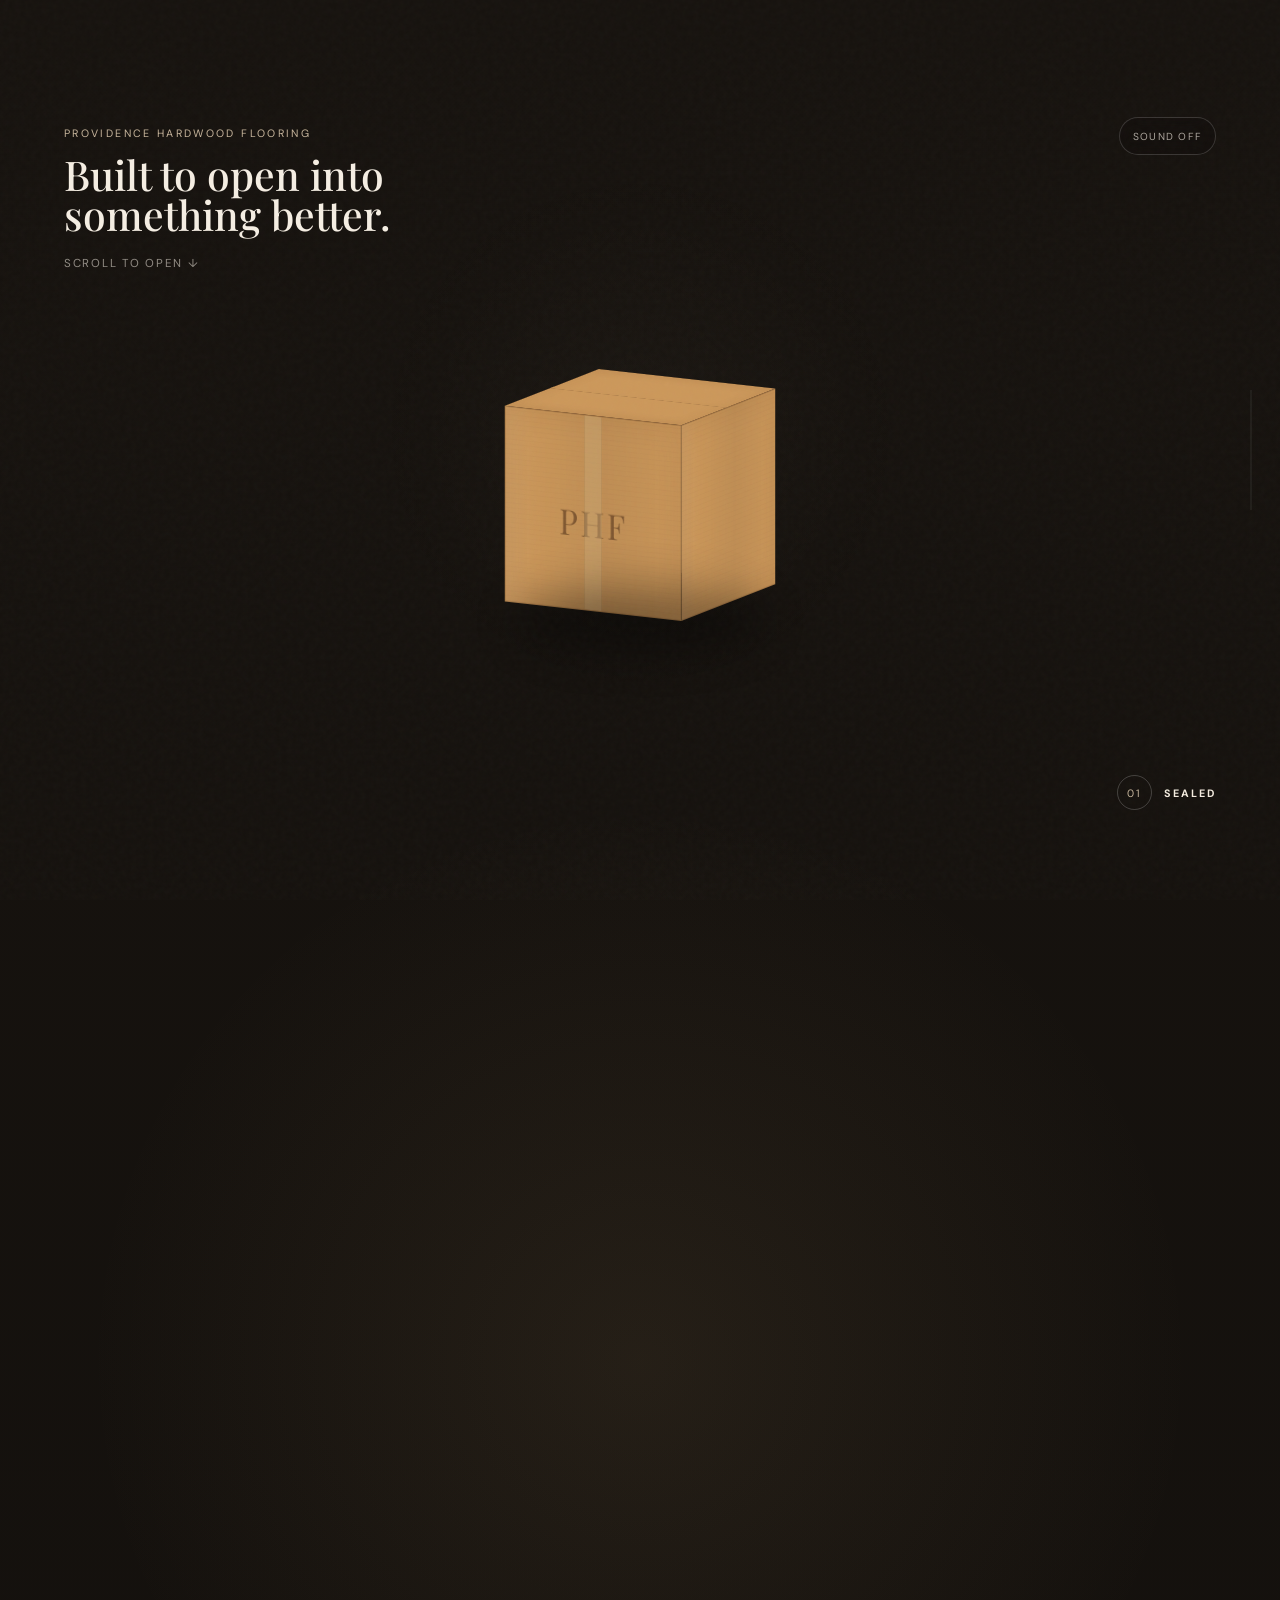
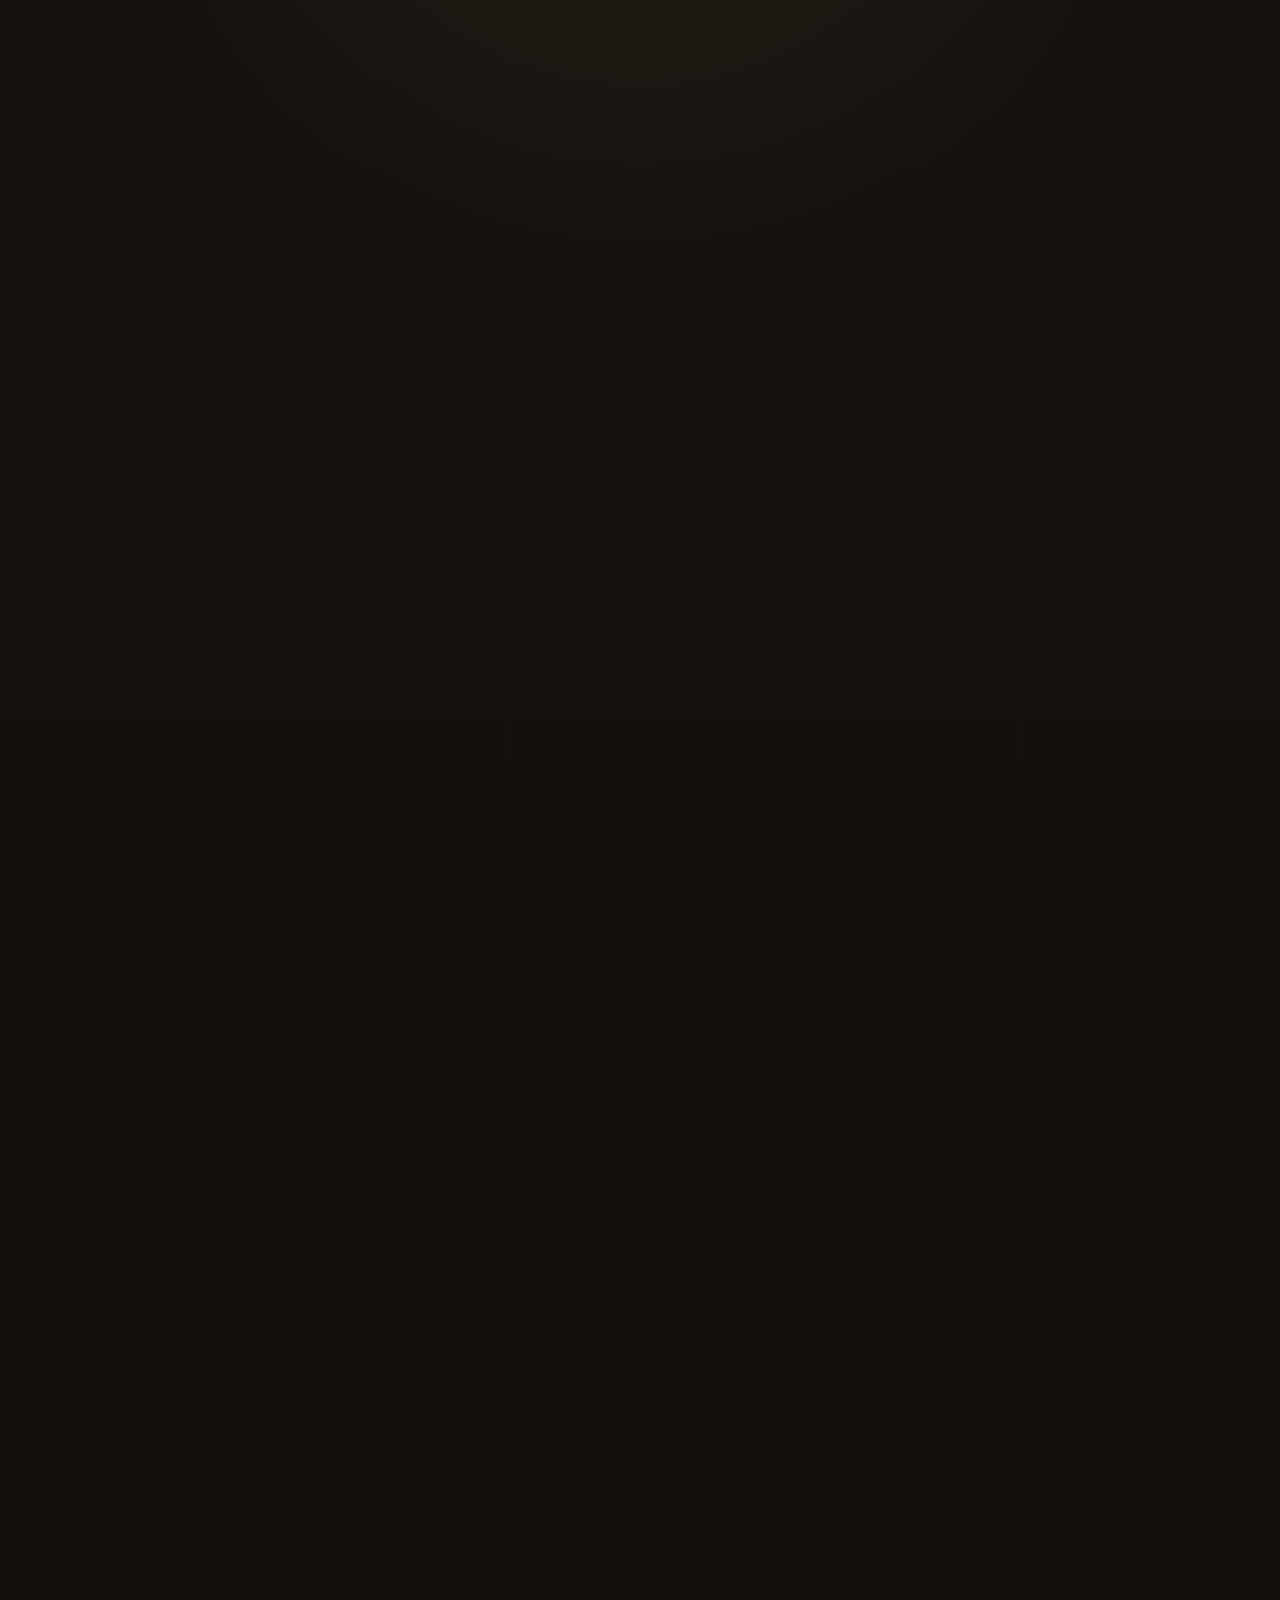
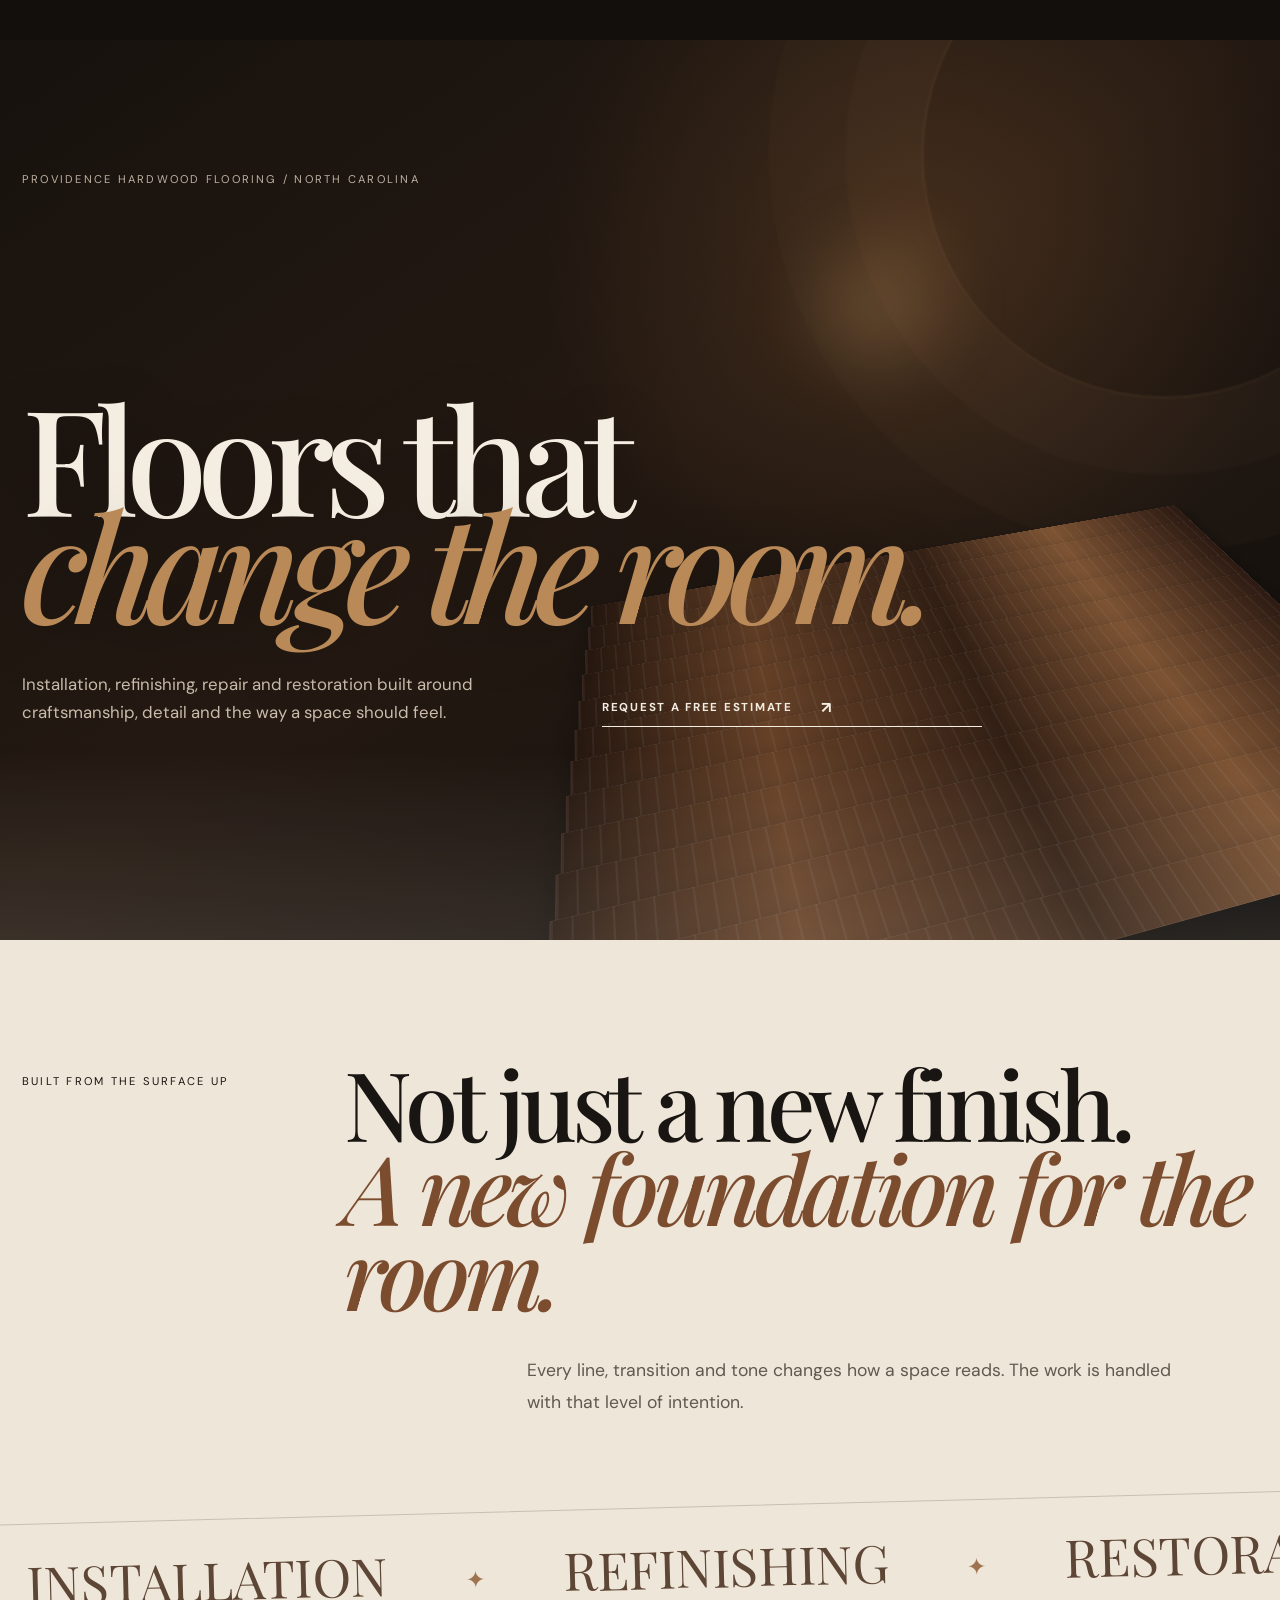
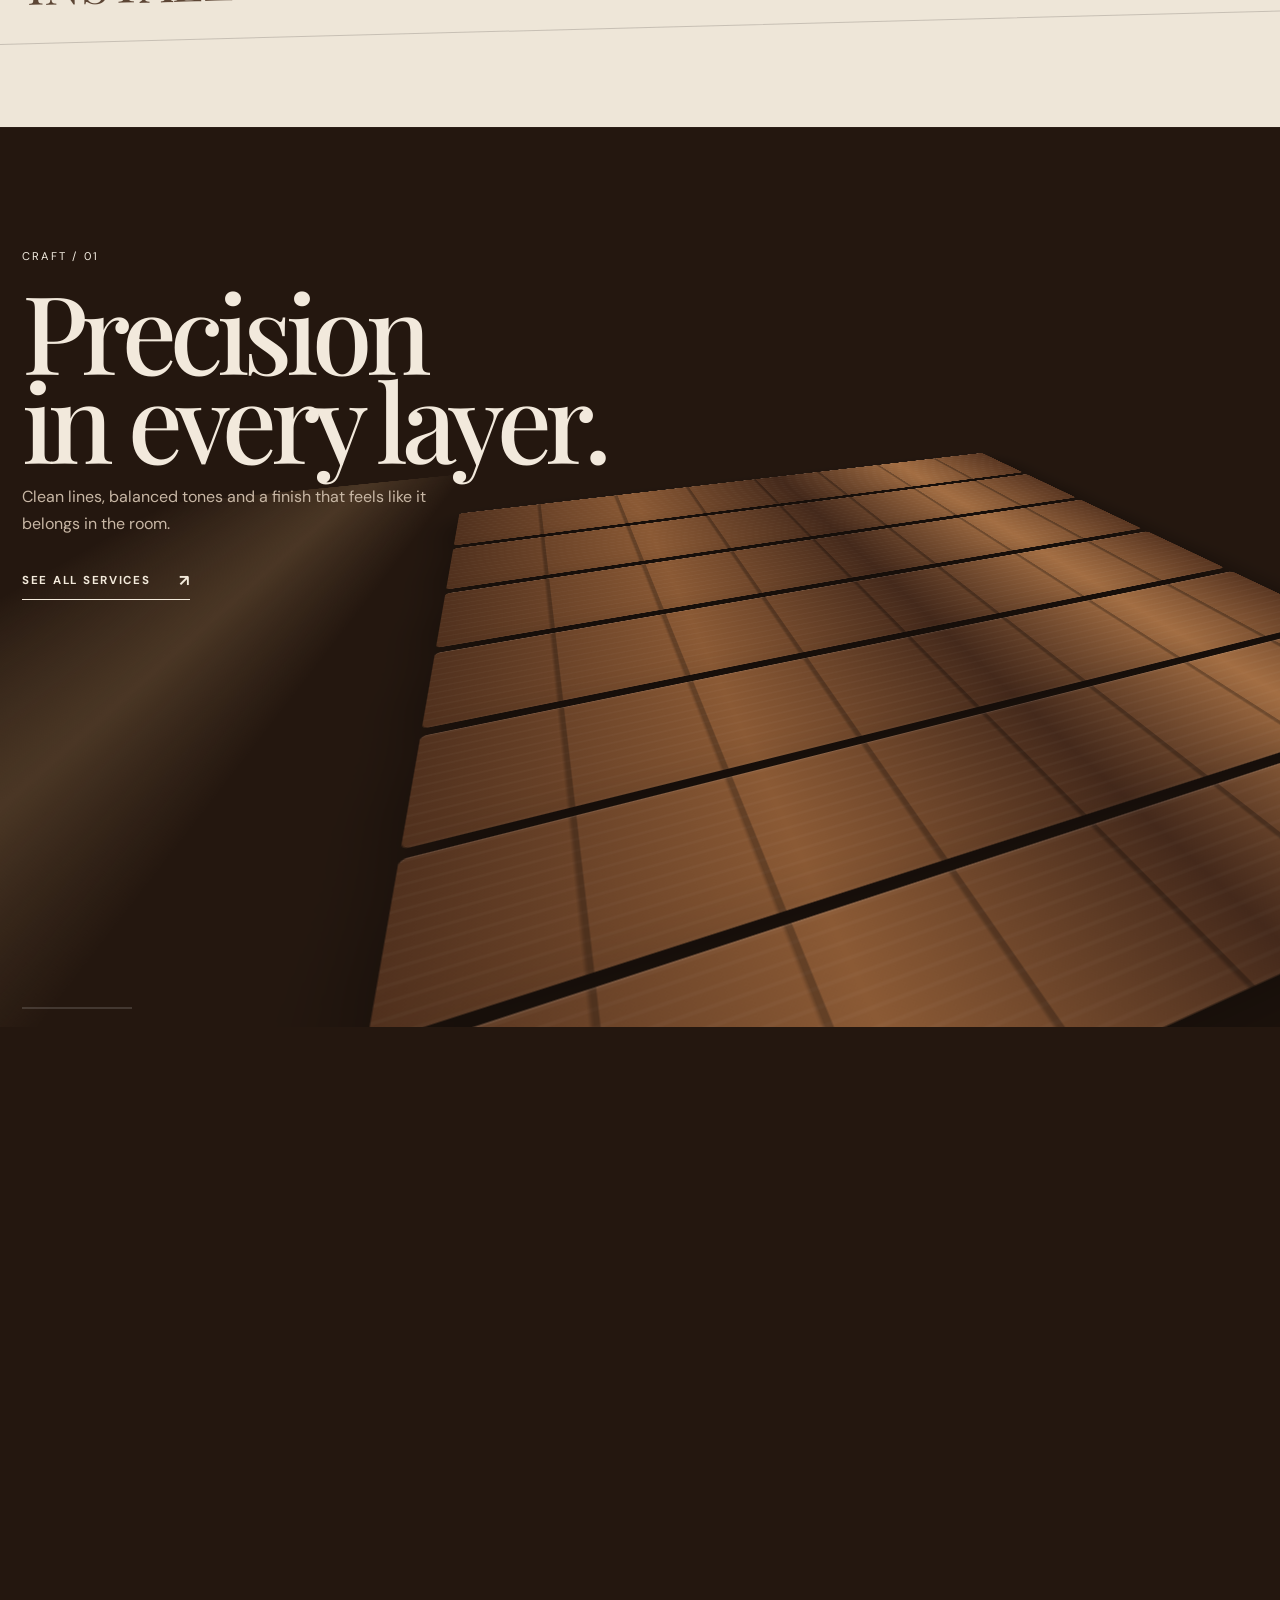
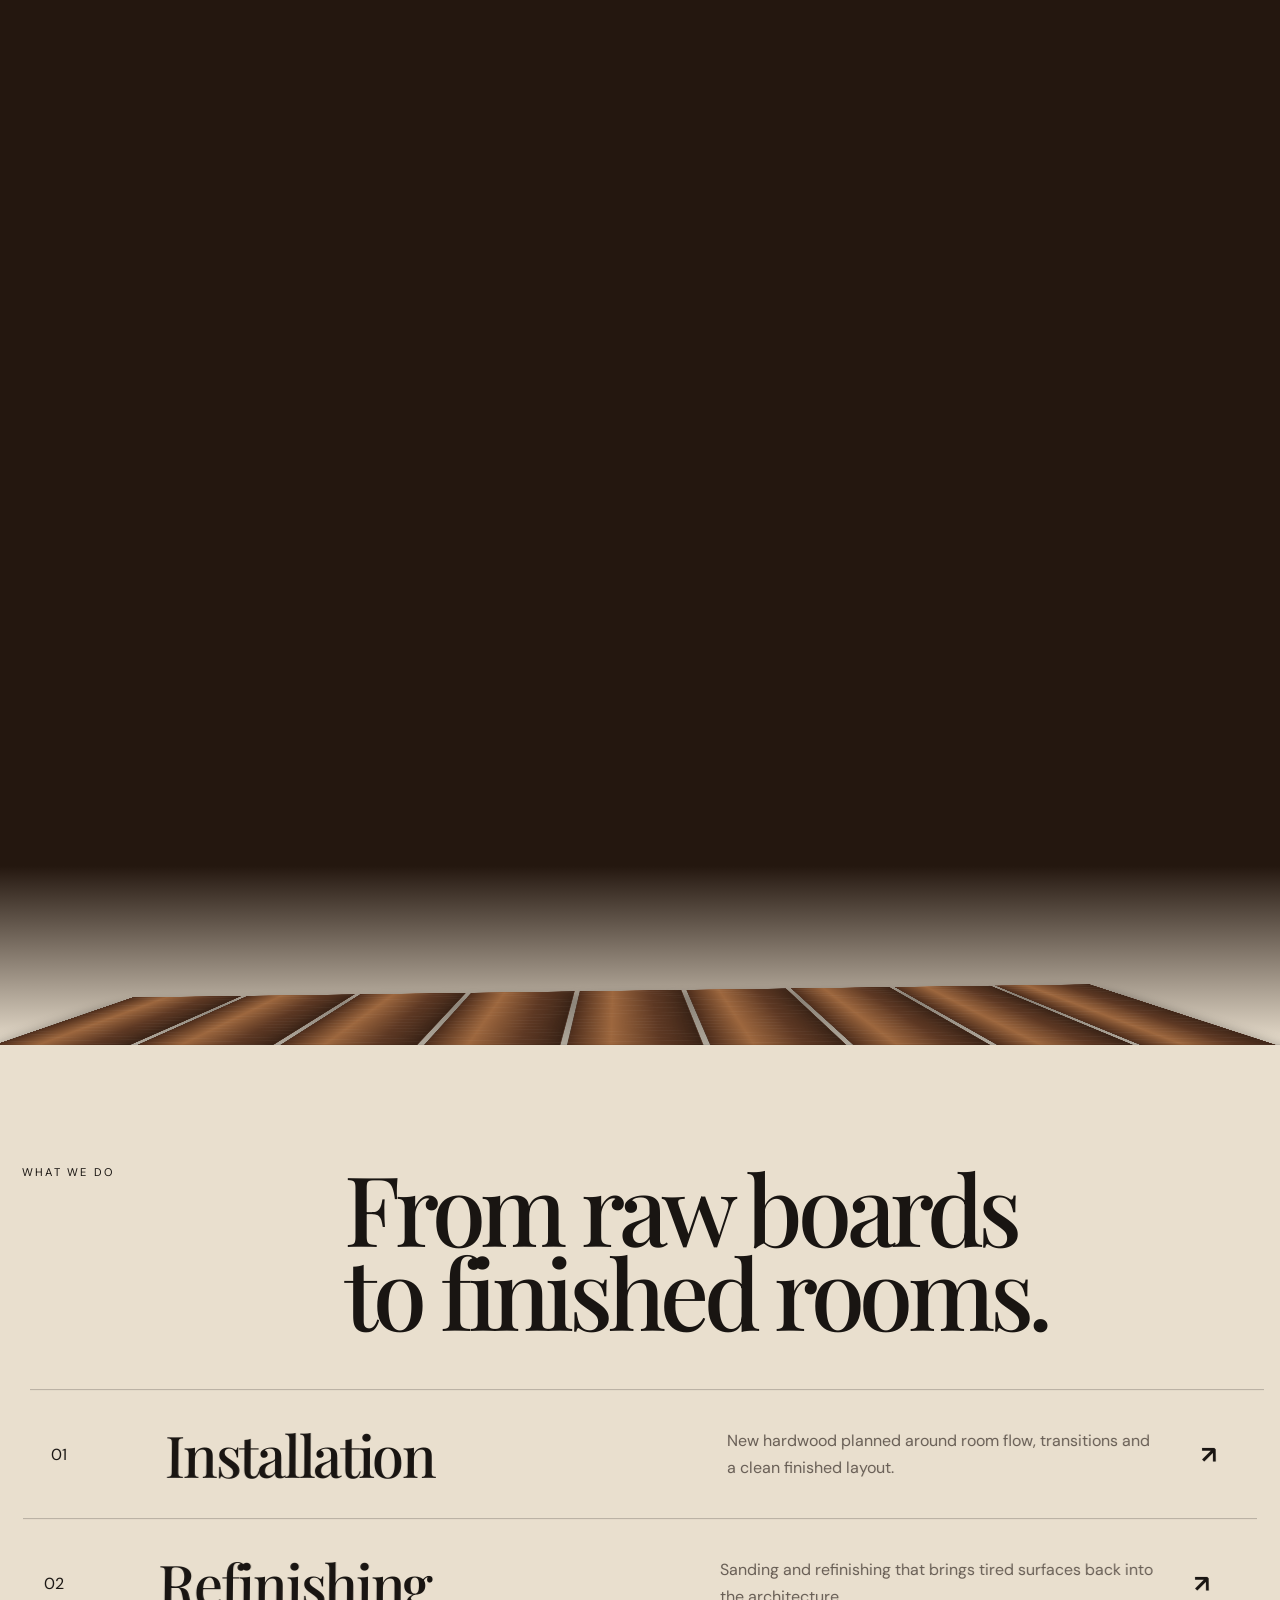
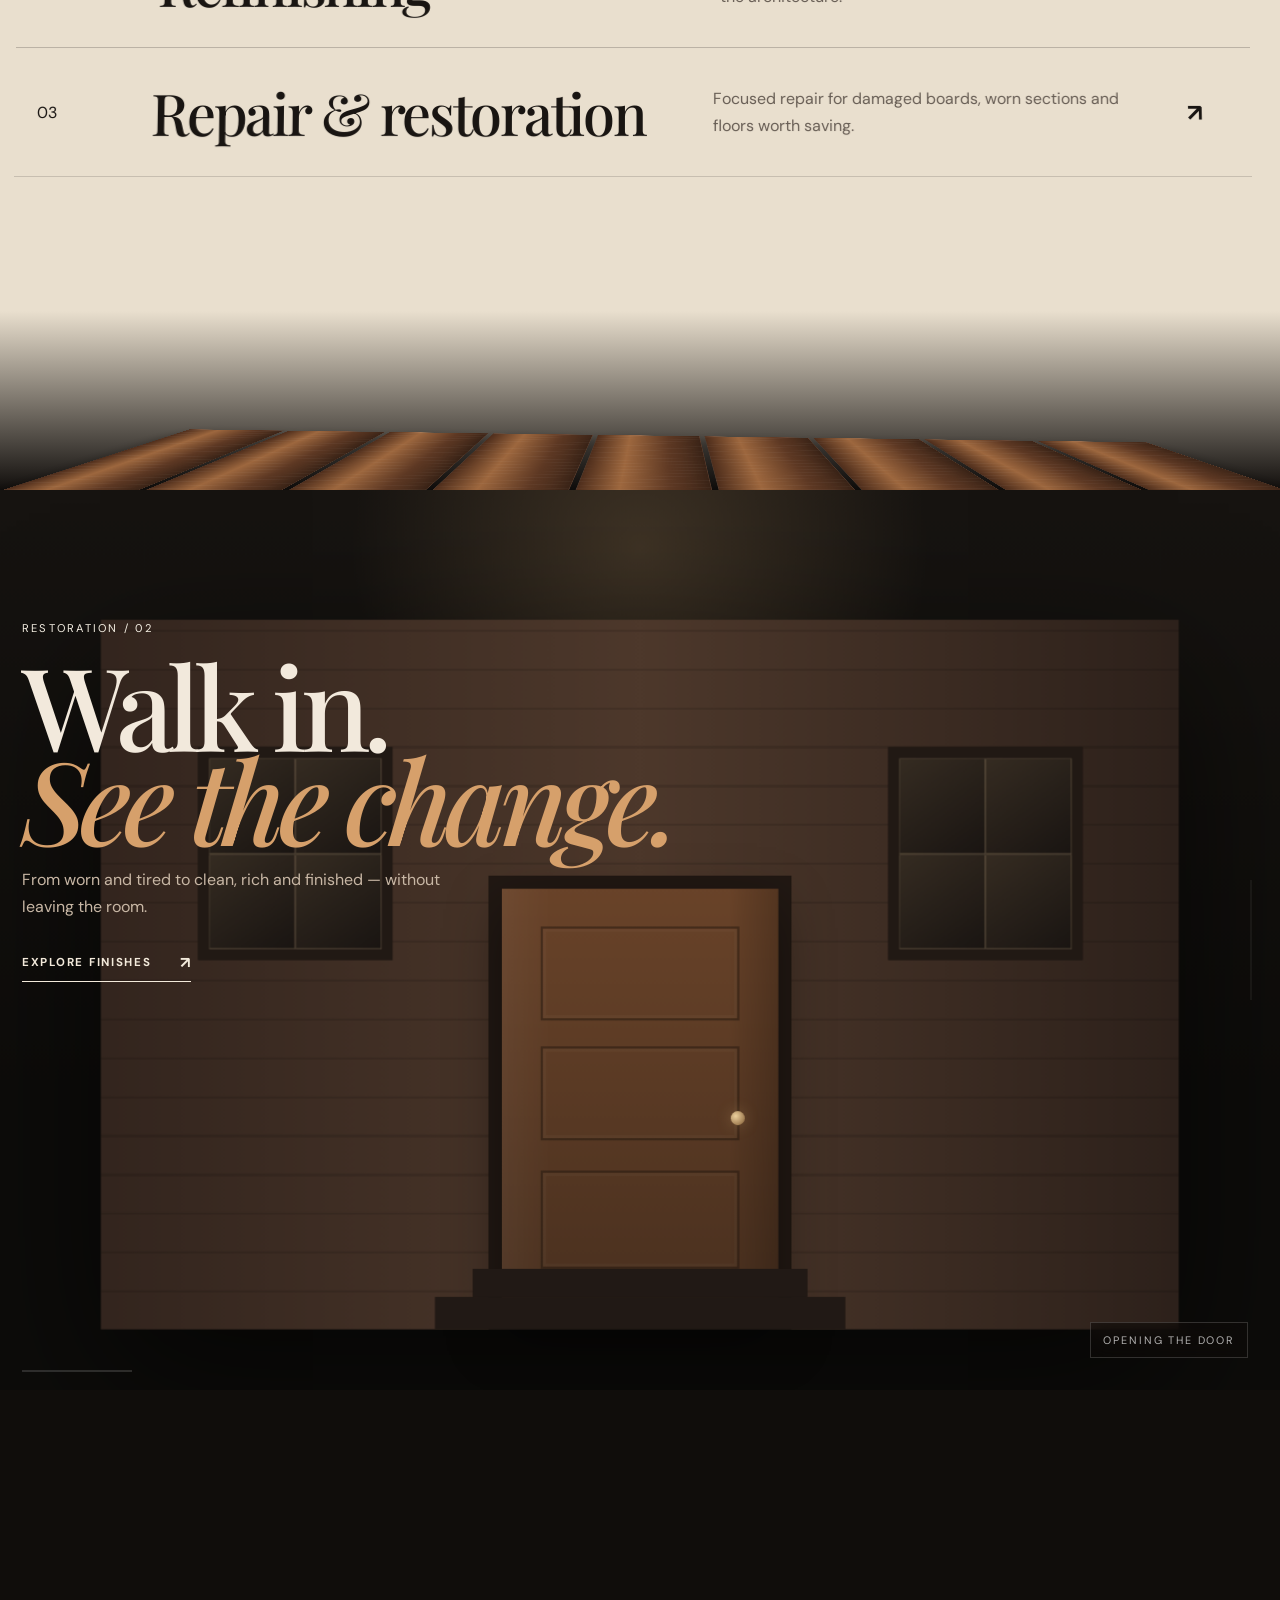
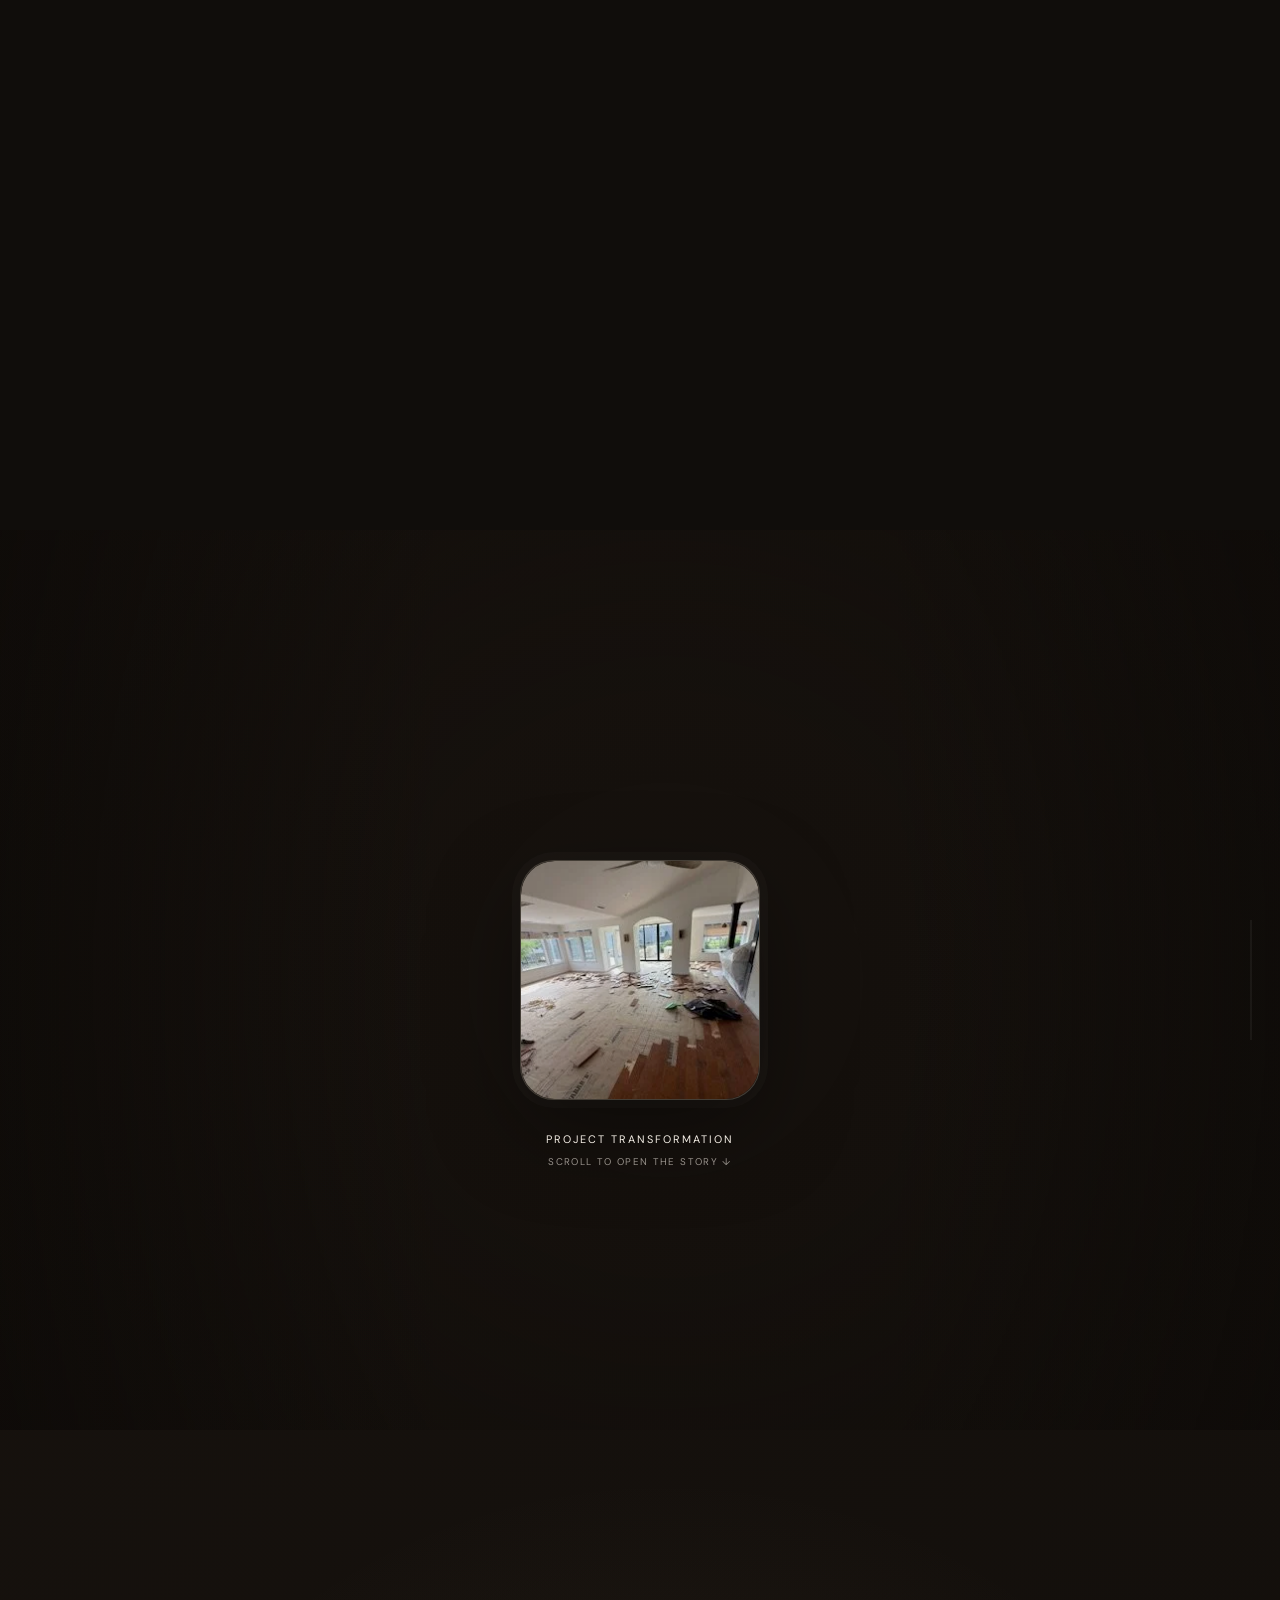
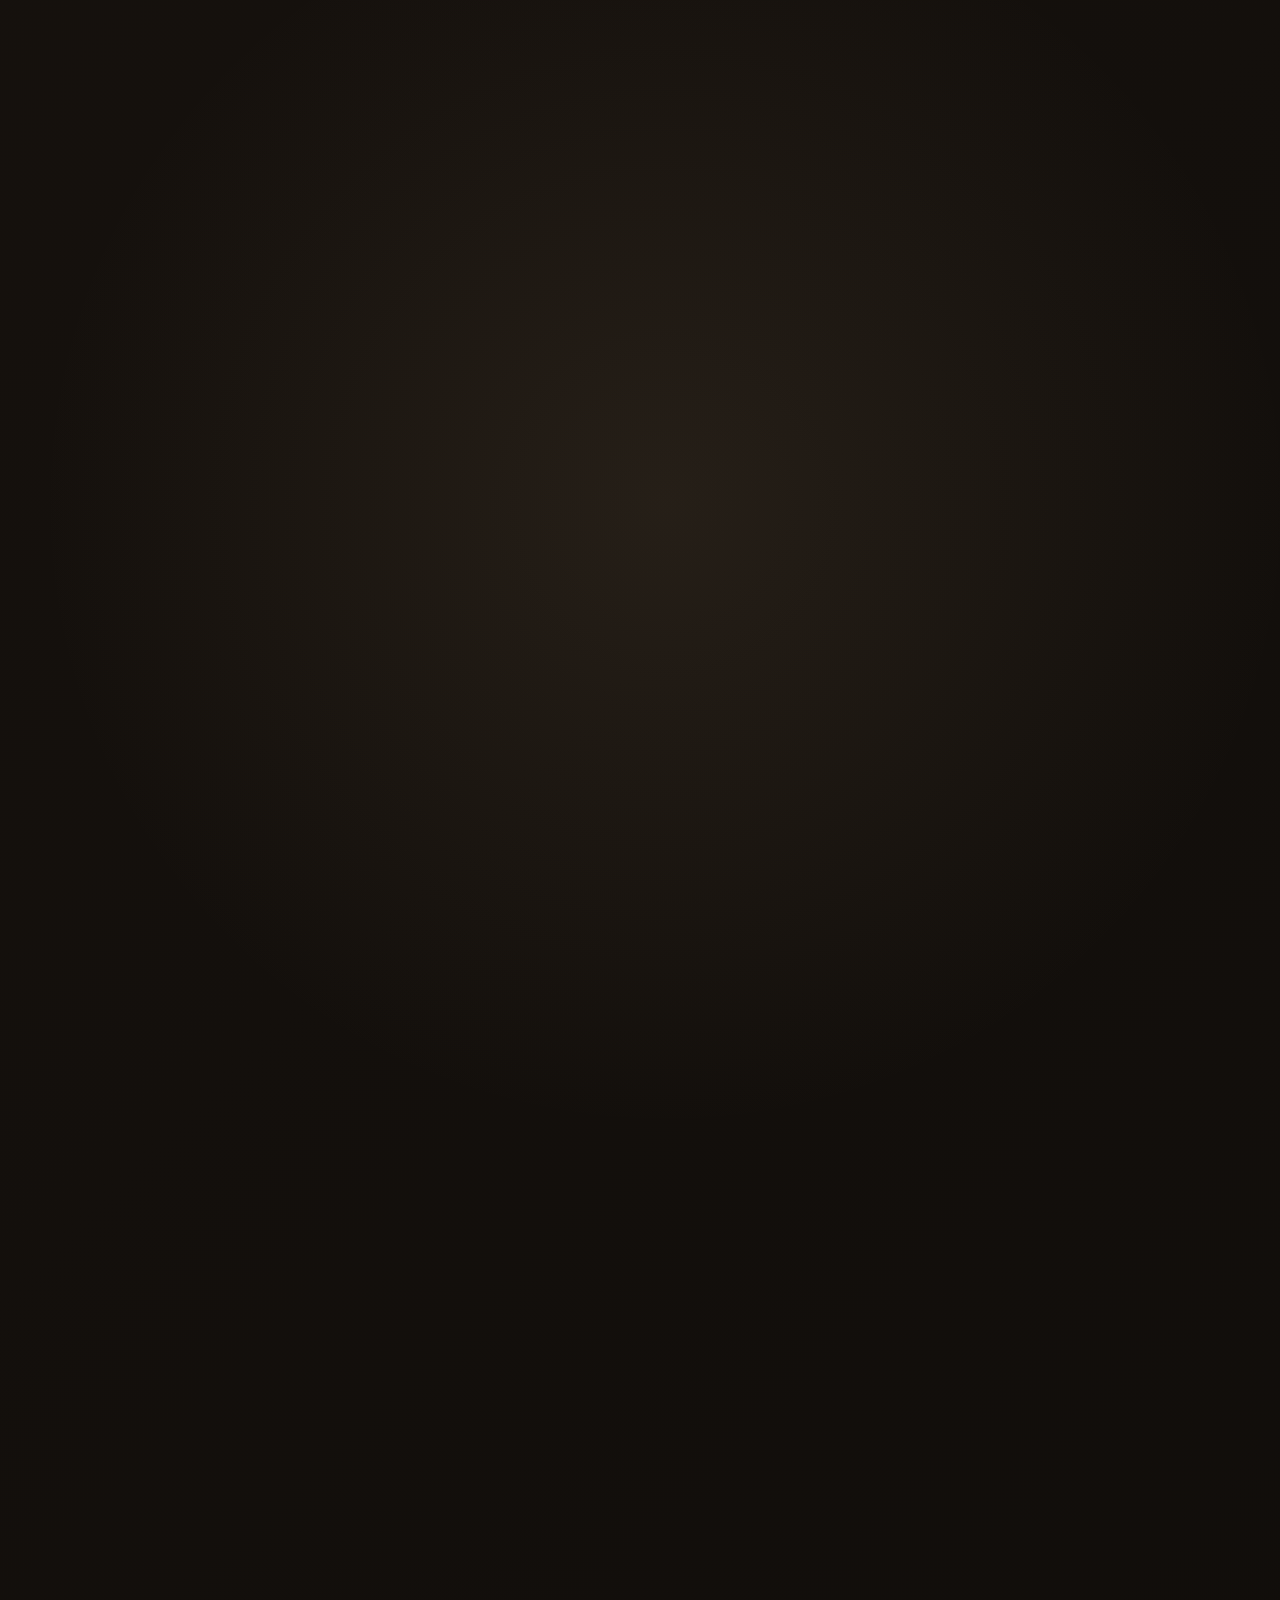
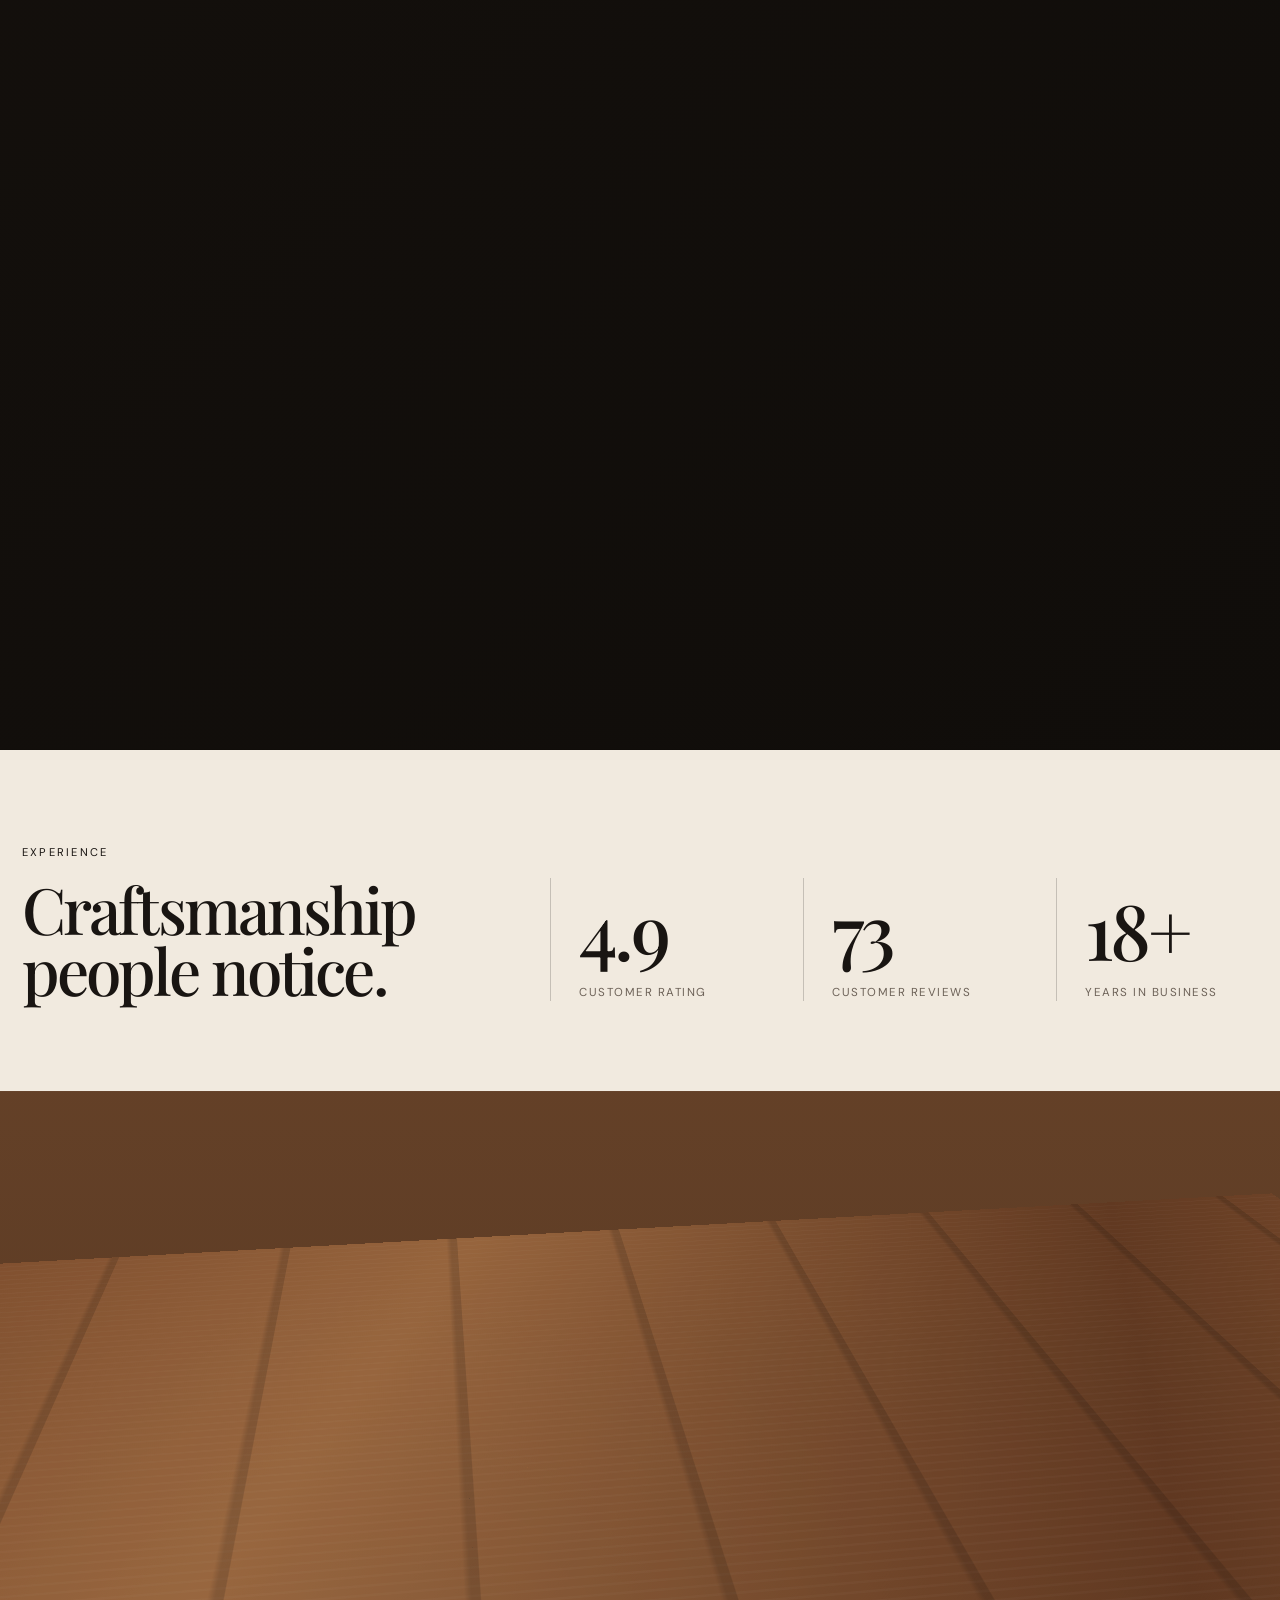
<file: index.html>
<!doctype html>
<html lang="en">
<head>
<meta charset="utf-8">
<meta name="viewport" content="width=device-width,initial-scale=1">
<title>Providence Hardwood Flooring LLC</title>
<meta name="description" content="Hardwood installation, refinishing, repair and restoration in North Carolina.">
<link rel="stylesheet" href="styles.css">
  <link rel="icon" type="image/png" href="favicon.png">
  <link rel="shortcut icon" href="favicon.ico">
</head>
<body class="home-v2">
<div class="noise"></div>

<header class="nav">
  <div class="shell nav-inner">
    <a class="brand" href="index.html"><img src="logo.jpeg" alt="Providence Hardwood Flooring logo"><span>Providence Flooring</span></a>
    <div class="nav-mark">PHF / NC</div>
    <nav class="links">
      <a href="services.html">Services</a>
      <a href="gallery.html">Finishes</a>
      <a href="projects.html">Projects</a>
      <a href="about.html">Studio</a>
      <a href="reviews.html">Reviews</a>
      <a href="contact.html">Start a project</a>
    </nav>
    <button class="menu-btn" aria-label="Menu">☰</button>
  </div>
  <div class="mobile-panel">
    <a href="services.html">Services</a><a href="gallery.html">Finishes</a><a href="projects.html">Projects</a><a href="about.html">Studio</a><a href="reviews.html">Reviews</a><a href="contact.html">Start a project</a>
  </div>
</header>

<main>
<section class="phf-unbox phf-scene phf-pinned-scene" data-scene="unbox" aria-label="Opening project experience">
  <div class="phf-unbox-pin">
    <div class="phf-unbox-copy">
      <span>Providence Hardwood Flooring</span>
      <strong>Built to open into something better.</strong>
      <small>Scroll to open ↓</small>
    </div>

    <div class="phf-box-stage" aria-hidden="true">
      <div class="phf-box-wrap">
        <div class="phf-cardboard-box">
          <div class="phf-box-face phf-box-front"><i>PHF</i></div>
          <div class="phf-box-face phf-box-back"></div>
          <div class="phf-box-face phf-box-left"></div>
          <div class="phf-box-face phf-box-right"></div>
          <div class="phf-box-face phf-box-bottom"></div>
          <div class="phf-box-flap phf-flap-front"></div>
          <div class="phf-box-flap phf-flap-back"></div>
          <div class="phf-box-flap phf-flap-left"></div>
          <div class="phf-box-flap phf-flap-right"></div>
          <div class="phf-box-inner"></div>
        </div>
      </div>
      <div class="phf-box-shadow"></div>
    </div>

    <div class="phf-unbox-status" aria-hidden="true"><span>01</span><b>SEALED</b></div>
    <button class="phf-sound-toggle" type="button" aria-pressed="false" aria-label="Turn animation sound on">Sound off</button>
    <div class="phf-scene-progress"><span></span></div>
  </div>
</section>

<section class="phf-hero phf-scene" data-scene="hero">
  <div class="phf-ambient phf-ambient-a"></div>
  <div class="phf-ambient phf-ambient-b"></div>

  <div class="shell phf-hero-layout">
    <div class="phf-eyebrow">Providence Hardwood Flooring / North Carolina</div>
    <h1>Floors that<br><em>change the room.</em></h1>
    <div class="phf-hero-bottom">
      <p>Installation, refinishing, repair and restoration built around craftsmanship, detail and the way a space should feel.</p>
      <a class="phf-action" href="contact.html"><span>Request a free estimate</span><b>↗</b></a>
    </div>
  </div>

  <div class="phf-hero-deck" aria-hidden="true">
    <div class="phf-deck-track">
      <i style="--n:0"></i><i style="--n:1"></i><i style="--n:2"></i><i style="--n:3"></i><i style="--n:4"></i>
      <i style="--n:5"></i><i style="--n:6"></i><i style="--n:7"></i><i style="--n:8"></i><i style="--n:9"></i>
      <i style="--n:10"></i><i style="--n:11"></i><i style="--n:12"></i>
    </div>
  </div>
</section>

<section class="phf-intro phf-scene" data-scene="intro">
  <div class="shell phf-intro-grid">
    <div class="phf-side-note">Built from the surface up</div>
    <div>
      <h2>Not just a new finish.<br><em>A new foundation for the room.</em></h2>
      <p>Every line, transition and tone changes how a space reads. The work is handled with that level of intention.</p>
    </div>
  </div>

  <div class="phf-ribbon" aria-hidden="true">
    <span>INSTALLATION</span><span>REFINISHING</span><span>RESTORATION</span><span>REPAIR</span><span>CRAFT</span>
  </div>
</section>

<section class="phf-material phf-scene phf-pinned-scene" data-scene="material">
  <div class="phf-material-pin">
    <div class="shell phf-material-copy">
      <span class="phf-kicker">Craft / 01</span>
      <h2>Precision<br>in every layer.</h2>
      <p>Clean lines, balanced tones and a finish that feels like it belongs in the room.</p>
      <a class="phf-action phf-action-light" href="services.html"><span>See all services</span><b>↗</b></a>
    </div>

    <div class="phf-layer-stage" aria-hidden="true">
      <div class="phf-layer phf-layer-1"></div>
      <div class="phf-layer phf-layer-2"></div>
      <div class="phf-layer phf-layer-3"></div>
      <div class="phf-layer phf-layer-4"></div>
      <div class="phf-layer phf-layer-5"></div>
      <div class="phf-layer phf-layer-6"></div>
      <div class="phf-layer phf-layer-7"></div>
      <div class="phf-layer-light"></div>
    </div>

    <div class="phf-process-notes">
      <div class="phf-process-note phf-process-note-a"><span>01</span><strong>Plan the room</strong><small>Layout, transitions and flow.</small></div>
      <div class="phf-process-note phf-process-note-b"><span>02</span><strong>Shape the surface</strong><small>Preparation, repair and detail.</small></div>
      <div class="phf-process-note phf-process-note-c"><span>03</span><strong>Finish with intent</strong><small>Tone, sheen and final character.</small></div>
    </div>
  </div>
</section>

<div class="phf-floor-bridge phf-floor-bridge-a" aria-hidden="true">
  <div class="phf-bridge-track">
    <i></i><i></i><i></i><i></i><i></i><i></i><i></i><i></i><i></i>
  </div>
</div>

<section class="phf-services phf-scene" data-scene="services">
  <div class="shell">
    <div class="phf-section-head">
      <span class="phf-kicker">What we do</span>
      <h2>From raw boards<br>to finished rooms.</h2>
    </div>

    <div class="phf-service-stack">
      <a href="services.html" class="phf-service-card" data-depth=".18">
        <span>01</span><h3>Installation</h3><p>New hardwood planned around room flow, transitions and a clean finished layout.</p><b>↗</b>
      </a>
      <a href="services.html" class="phf-service-card" data-depth=".28">
        <span>02</span><h3>Refinishing</h3><p>Sanding and refinishing that brings tired surfaces back into the architecture.</p><b>↗</b>
      </a>
      <a href="services.html" class="phf-service-card" data-depth=".38">
        <span>03</span><h3>Repair & restoration</h3><p>Focused repair for damaged boards, worn sections and floors worth saving.</p><b>↗</b>
      </a>
    </div>
  </div>
</section>

<div class="phf-floor-bridge phf-floor-bridge-b" aria-hidden="true">
  <div class="phf-bridge-track"><i></i><i></i><i></i><i></i><i></i><i></i><i></i><i></i><i></i></div>
</div>
<section class="phf-portal phf-scene phf-pinned-scene" data-scene="portal">
  <div class="phf-portal-pin">
    <div class="phf-renovation-scene" aria-hidden="true">

      <div class="phf-house-exterior">
        <div class="phf-house-sky"></div>
        <div class="phf-house-front">
          <div class="phf-window phf-window-left"><span></span><span></span><span></span><span></span></div>
          <div class="phf-window phf-window-right"><span></span><span></span><span></span><span></span></div>

          <div class="phf-entry-frame">
            <div class="phf-entry-door">
              <div class="phf-door-detail phf-door-detail-a"></div>
              <div class="phf-door-detail phf-door-detail-b"></div>
              <div class="phf-door-detail phf-door-detail-c"></div>
              <div class="phf-door-handle"></div>
            </div>
            <div class="phf-entry-warmth"></div>
          </div>

          <div class="phf-front-step phf-front-step-one"></div>
          <div class="phf-front-step phf-front-step-two"></div>
        </div>
      </div>

      <div class="phf-room-reveal">
        <div class="phf-room-ceiling"></div>
        <div class="phf-room-wall phf-room-wall-left"></div>
        <div class="phf-room-wall phf-room-wall-right"></div>

        <div class="phf-room-back">
          <div class="phf-room-window"><span></span><span></span><span></span><span></span></div>
          <div class="phf-room-art"></div>
          <div class="phf-room-table"></div>
        </div>

        <div class="phf-floor-stage">
          <div class="phf-floor-surface phf-old-floor">
            <i></i><i></i><i></i><i></i><i></i><i></i><i></i><i></i><i></i><i></i><i></i><i></i><i></i><i></i>
          </div>
          <div class="phf-floor-surface phf-new-floor">
            <i></i><i></i><i></i><i></i><i></i><i></i><i></i><i></i><i></i><i></i><i></i><i></i><i></i><i></i>
          </div>
          <div class="phf-refinish-wave"></div>
          <div class="phf-floor-shine"></div>
        </div>

        <div class="phf-floor-focus-vignette"></div>
        <div class="phf-floor-focus-line"></div>
        <div class="phf-room-light"></div>
      </div>
    </div>

    <div class="shell phf-portal-copy">
      <span class="phf-kicker">Restoration / 02</span>
      <h2>Walk in.<br><em>See the change.</em></h2>
      <p>From worn and tired to clean, rich and finished — without leaving the room.</p>
      <a class="phf-action phf-action-light" href="gallery.html"><span>Explore finishes</span><b>↗</b></a>
    </div>

    <div class="phf-renovation-label">
      <span class="phf-renovation-step">Entering the space</span>
    </div>

    <div class="phf-scene-progress"><span></span></div>
  </div>
</section>

<section class="phf-project-story phf-scene phf-pinned-scene" data-scene="project-story" aria-label="Project transformation">
  <div class="phf-project-story-pin">
    <div class="phf-story-photo phf-story-before">
      <img src="images/demo-room-1.webp" alt="Hardwood flooring project before renovation">
    </div>
    <div class="phf-story-photo phf-story-middle">
      <img src="images/install-room.webp" alt="Hardwood flooring installation in progress">
    </div>
    <div class="phf-story-photo phf-story-after">
      <img src="images/finished-room-1.webp" alt="Completed hardwood flooring renovation">
    </div>
    <div class="phf-story-shade" aria-hidden="true"></div>
    <div class="phf-story-box-label" aria-hidden="true">Project transformation<span>Scroll to open the story ↓</span></div>

    <div class="shell phf-project-story-copy">
      <div>
        <span class="phf-kicker">Real project / 03</span>
        <h2 class="phf-story-title">Before.</h2>
        <p class="phf-story-caption">The room before the transformation begins.</p>
        <div class="phf-story-meta" aria-label="Project details">
          <span><b>01</b> Removal</span>
          <span><b>02</b> Installation</span>
          <span><b>03</b> Finish</span>
        </div>
      </div>
      <a class="phf-action phf-action-light phf-story-link" href="projects.html"><span>View all projects</span><b>↗</b></a>
    </div>

    <div class="phf-story-ui" aria-hidden="true">
      <div class="phf-story-stage-name">BEFORE</div>
      <div class="phf-story-dots"><i class="active"></i><i></i><i></i></div>
      <div class="phf-story-scroll">SCROLL TO TRANSFORM <span>↓</span></div>
    </div>
    <div class="phf-scene-progress phf-story-progress"><span></span></div>
  </div>
</section>

<section class="phf-proof phf-scene" data-scene="proof">
  <div class="shell phf-proof-grid">
    <div class="phf-proof-intro">
      <span class="phf-kicker">Experience</span>
      <h2>Craftsmanship people notice.</h2>
    </div>
    <div class="phf-metric"><strong>4.9</strong><span>customer rating</span></div>
    <div class="phf-metric"><strong>73</strong><span>customer reviews</span></div>
    <div class="phf-metric"><strong>18+</strong><span>years in business</span></div>
  </div>
</section>

<section class="phf-quote phf-scene phf-pinned-scene" data-scene="quote">
  <div class="phf-quote-pin">
    <div class="phf-quote-surface" aria-hidden="true"></div>
  <div class="shell phf-quote-grid">
    <div class="phf-quote-stars">★★★★★</div>
    <blockquote>“Professionalism, punctuality, coupled with great craftsmanship.”</blockquote>
    <a class="phf-action" href="reviews.html"><span>Read reviews</span><b>↗</b></a>
  </div>
  </div>
</section>

<div class="phf-floor-bridge phf-floor-bridge-c" aria-hidden="true">
  <div class="phf-bridge-track"><i></i><i></i><i></i><i></i><i></i><i></i><i></i><i></i><i></i></div>
</div>
<section class="phf-final phf-scene phf-pinned-scene" data-scene="final">
  <div class="phf-final-pin">
    <div class="phf-final-orbit" aria-hidden="true"><span></span><span></span><span></span></div>
  <div class="shell phf-final-inner">
    <span class="phf-kicker">Your space, next</span>
    <h2>Start from<br>the ground up.</h2>
    <p>Tell us what your floor needs. We’ll take it from there.</p>
    <div class="phf-local-note"><span>Owner-operated in Salisbury, North Carolina</span><strong>Vlad Mineran + his brother Silviu</strong><p>The brothers stay hands-on through estimates, installation, refinishing, repair and the final walkthrough. Service extends from Salisbury through Winston-Salem and surrounding communities.</p></div>
    <a class="phf-final-button" href="contact.html"><span>Request a free estimate</span><b>↗</b></a>
  </div>
  </div>
</section>
</main>

<footer class="footer">
  <div class="shell footer-grid">
    <a class="brand" href="index.html"><img src="logo.jpeg" alt=""><span>Providence Hardwood Flooring LLC</span></a>
    <div>Based in Salisbury, NC · Serving Salisbury to Winston-Salem</div>
  </div>
</footer>

<script src="app.js"></script>
</body>
</html>
</file>
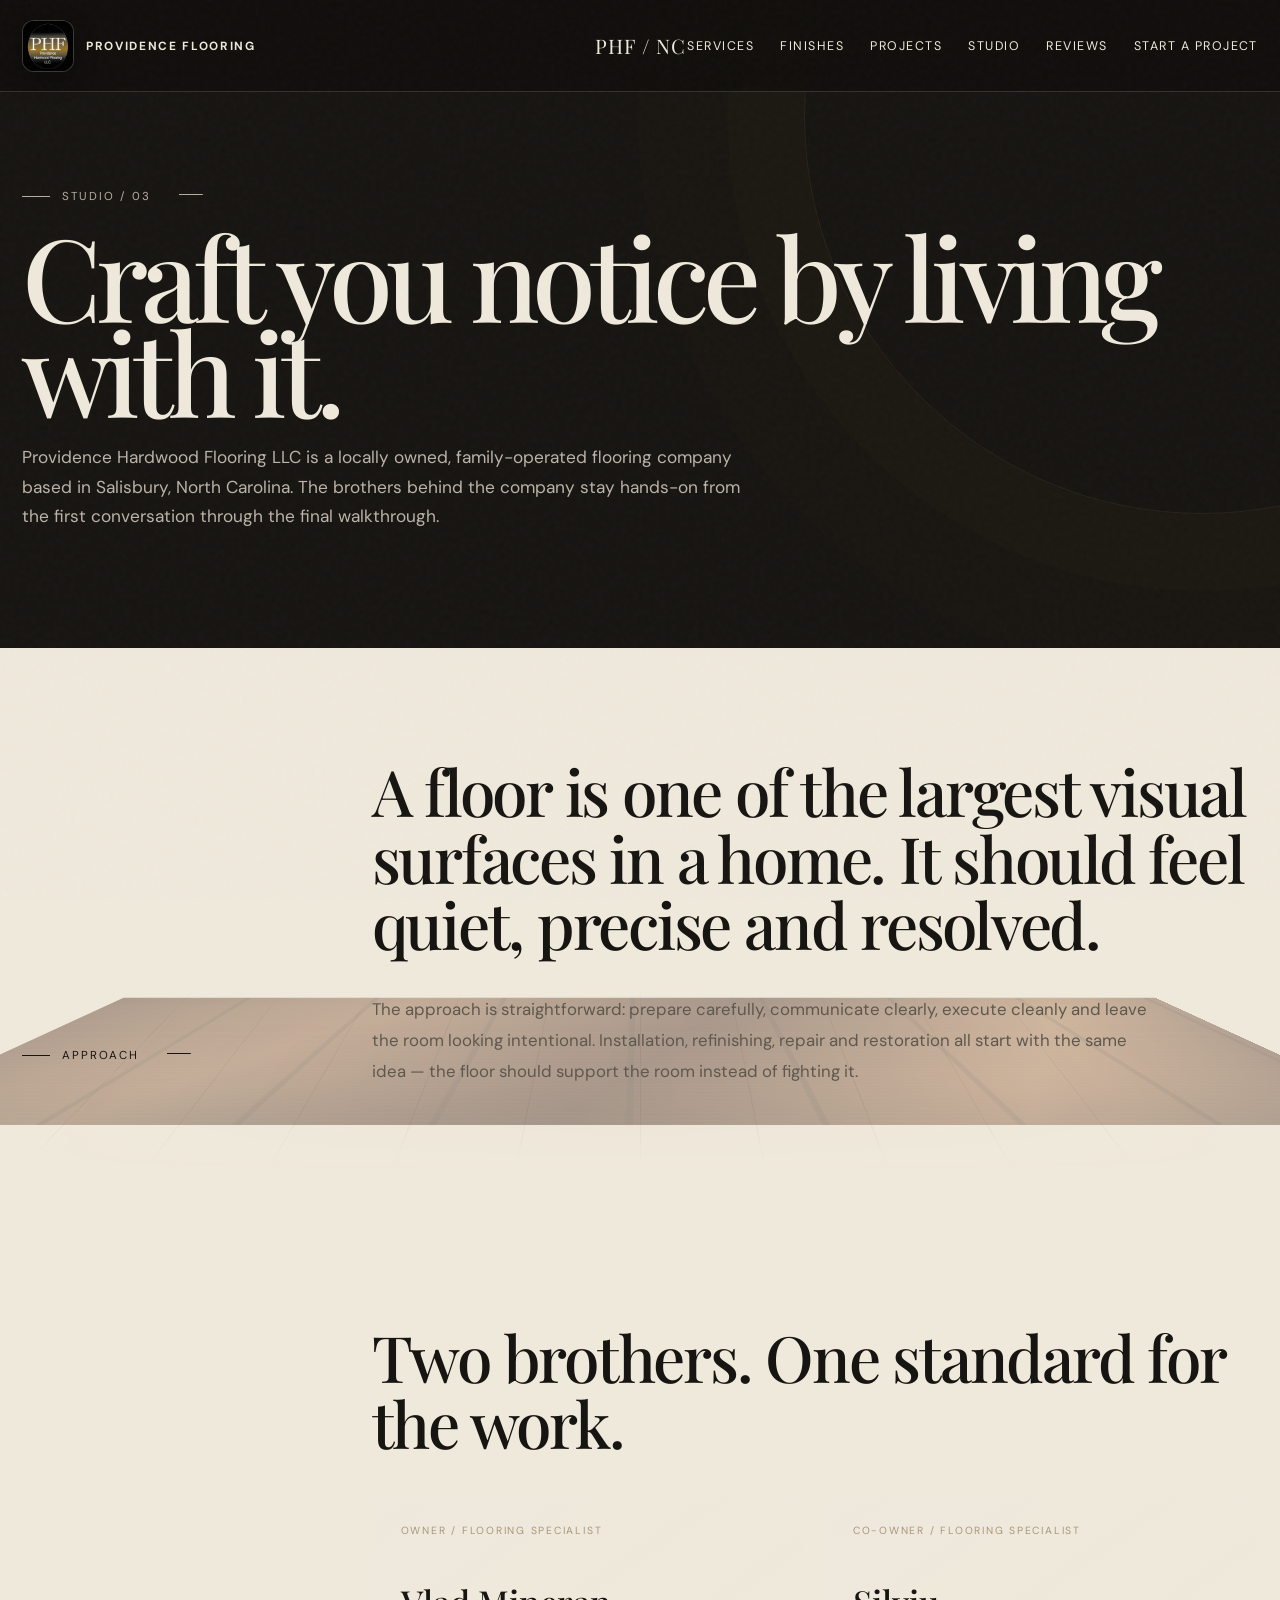
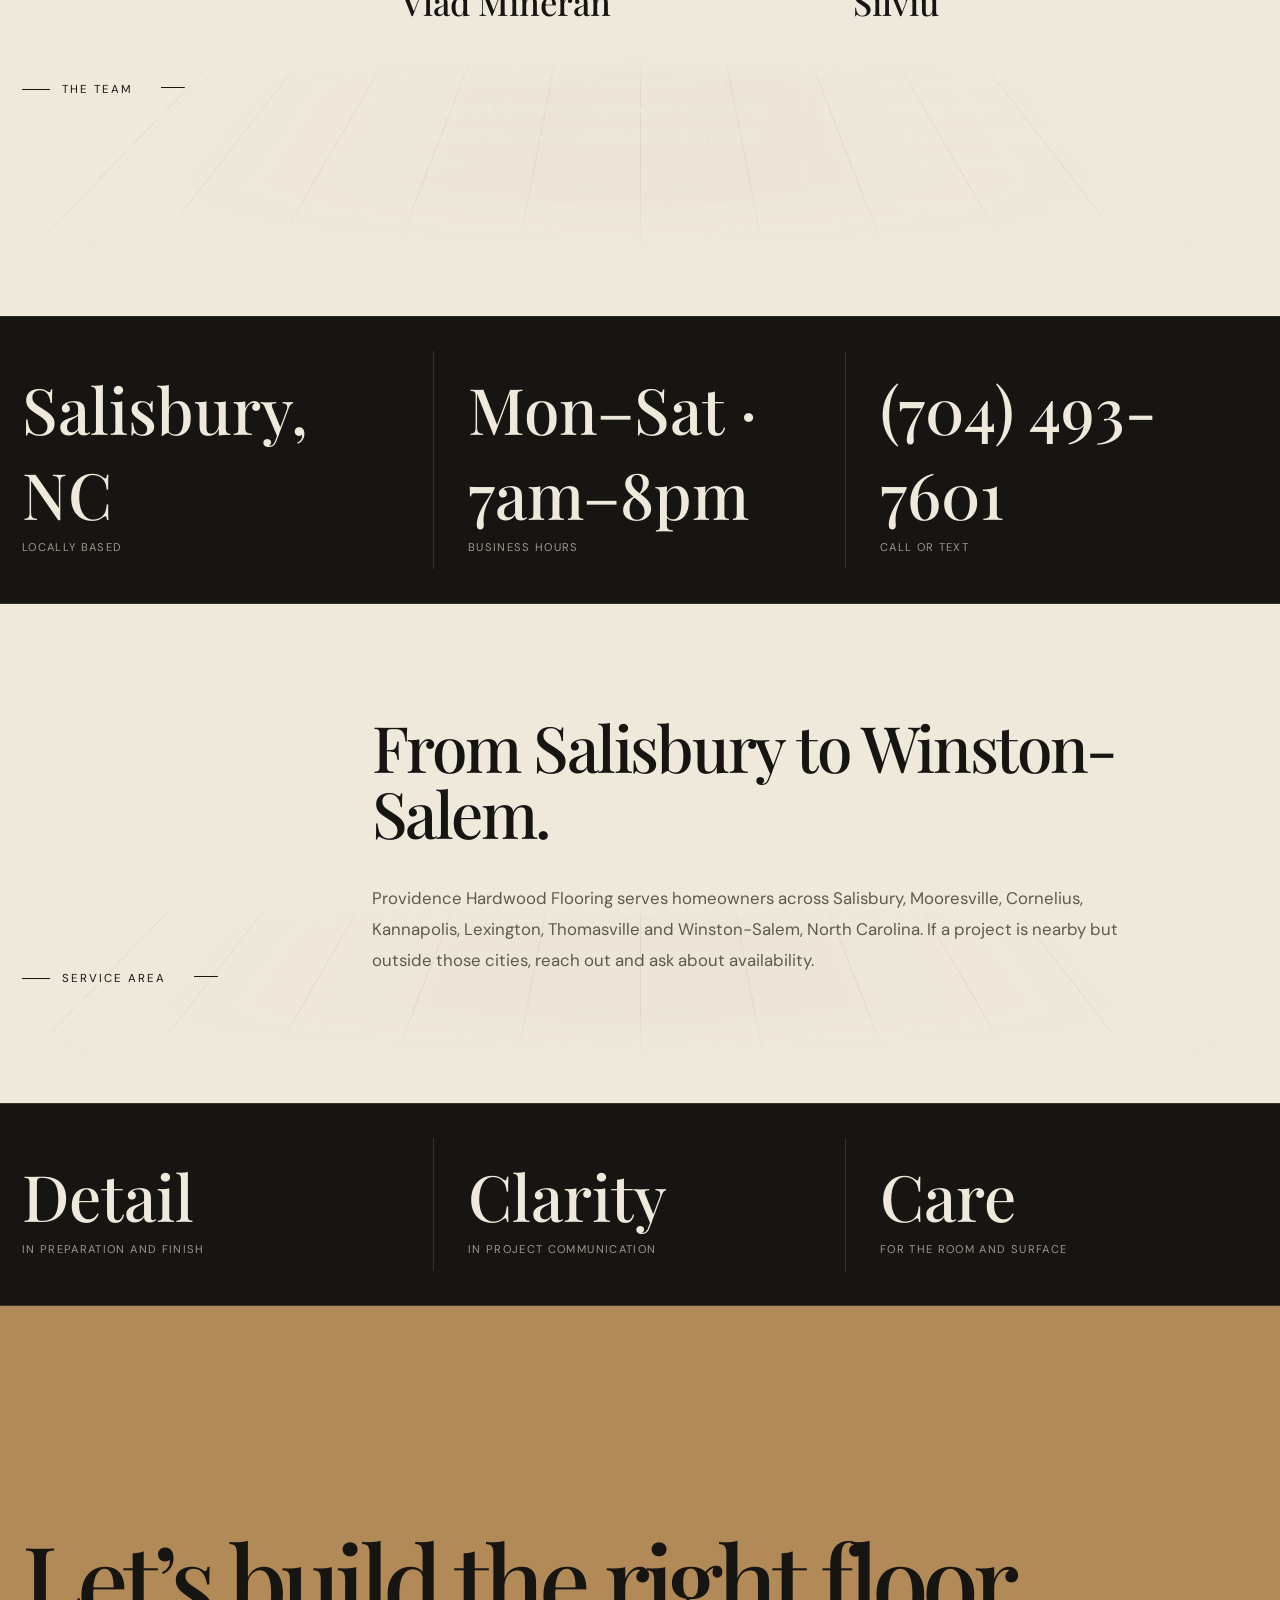
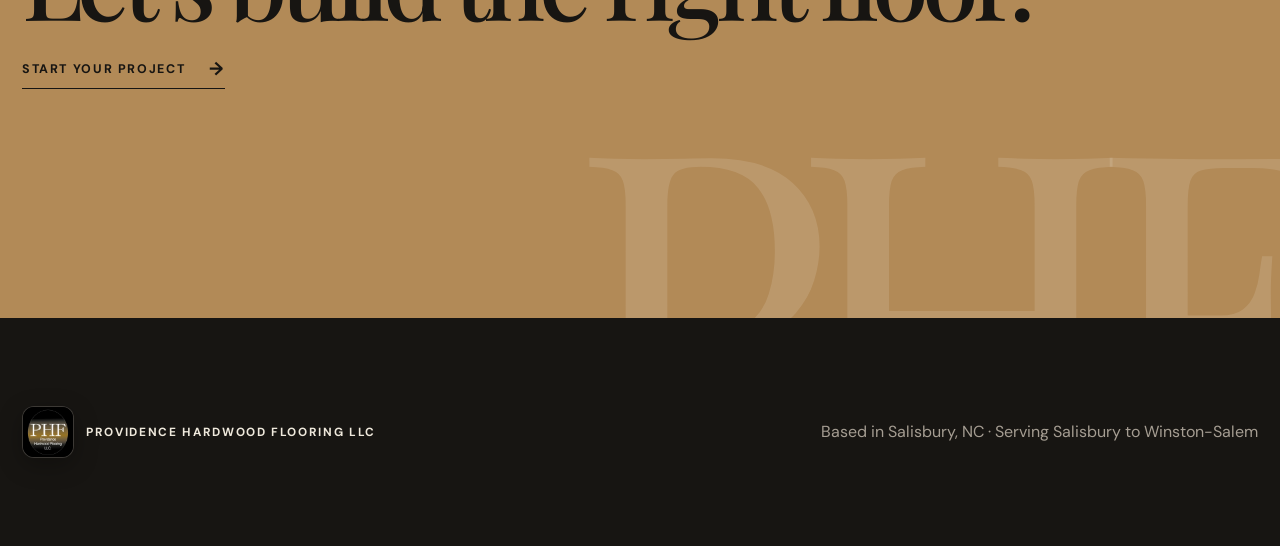
<file: about.html>
<!doctype html><html lang="en"><head><meta charset="utf-8"><meta name="viewport" content="width=device-width,initial-scale=1"><title>The Work | Providence Hardwood Flooring LLC</title><link rel="stylesheet" href="styles.css">  <link rel="icon" type="image/png" href="favicon.png">
  <link rel="shortcut icon" href="favicon.ico">
</head><body><div class="noise"></div>
<header class="nav"><div class="shell nav-inner"><a class="brand" href="index.html"><img src="logo.jpeg" alt="Providence Hardwood Flooring logo"><span>Providence Flooring</span></a><div class="nav-mark">PHF / NC</div><nav class="links"><a href="services.html">Services</a><a href="gallery.html">Finishes</a><a href="projects.html">Projects</a><a href="about.html">Studio</a><a href="reviews.html">Reviews</a><a href="contact.html">Start a project</a></nav><button class="menu-btn">☰</button></div><div class="mobile-panel"><a href="services.html">Services</a><a href="gallery.html">Finishes</a><a href="projects.html">Projects</a><a href="about.html">Studio</a><a href="reviews.html">Reviews</a><a href="contact.html">Start a project</a></div></header>
<main><section class="page-hero"><div class="shell"><div class="section-label">Studio / 03</div><h1>Craft you notice by living with it.</h1><p>Providence Hardwood Flooring LLC is a locally owned, family-operated flooring company based in Salisbury, North Carolina. The brothers behind the company stay hands-on from the first conversation through the final walkthrough.</p></div></section>
<section class="content-section"><div class="shell editorial-grid"><div class="section-label">Approach</div><div class="editorial-main"><p class="large-copy">A floor is one of the largest visual surfaces in a home. It should feel quiet, precise and resolved.</p><p class="body-copy">The approach is straightforward: prepare carefully, communicate clearly, execute cleanly and leave the room looking intentional. Installation, refinishing, repair and restoration all start with the same idea — the floor should support the room instead of fighting it.</p></div></div></section>

<section class="content-section team-section"><div class="shell editorial-grid"><div class="section-label">The Team</div><div class="editorial-main"><p class="large-copy">Two brothers. One standard for the work.</p><div class="team-grid"><article class="team-card"><span>Owner / Flooring Specialist</span><h3>Vlad Mineran</h3><p>Vlad handles project communication, recommendations, estimates and hands-on flooring work. Customers consistently mention his responsiveness, clear explanations and attention to detail.</p></article><article class="team-card"><span>Co-owner / Flooring Specialist</span><h3>Silviu</h3><p>Vlad’s brother Silviu works alongside him on installations, refinishing and restoration projects. Together, the brothers complete the work themselves rather than handing projects off to outside sales teams.</p></article></div></div></div></section>
<section class="proof-band local-facts"><div class="shell proof-grid"><div class="proof-item"><strong>Salisbury, NC</strong><span>Locally based</span></div><div class="proof-item"><strong>Mon–Sat · 7am–8pm</strong><span>Business hours</span></div><div class="proof-item"><strong>(704) 493-7601</strong><span>Call or text</span></div></div></section>
<section class="content-section"><div class="shell editorial-grid"><div class="section-label">Service Area</div><div class="editorial-main"><p class="large-copy">From Salisbury to Winston-Salem.</p><p class="body-copy">Providence Hardwood Flooring serves homeowners across Salisbury, Mooresville, Cornelius, Kannapolis, Lexington, Thomasville and Winston-Salem, North Carolina. If a project is nearby but outside those cities, reach out and ask about availability.</p></div></div></section>
<section class="proof-band"><div class="shell proof-grid"><div class="proof-item"><strong>Detail</strong><span>In preparation and finish</span></div><div class="proof-item"><strong>Clarity</strong><span>In project communication</span></div><div class="proof-item"><strong>Care</strong><span>For the room and surface</span></div></div></section>
<section class="cta-architect"><div class="shell"><h2>Let’s build the right floor.</h2><a class="text-link" href="contact.html">Start your project <b>→</b></a></div></section></main>
<footer class="footer"><div class="shell footer-grid"><a class="brand" href="index.html"><img src="logo.jpeg" alt=""><span>Providence Hardwood Flooring LLC</span></a><div>Based in Salisbury, NC · Serving Salisbury to Winston-Salem</div></div></footer><script src="app.js"></script></body></html>
</file>
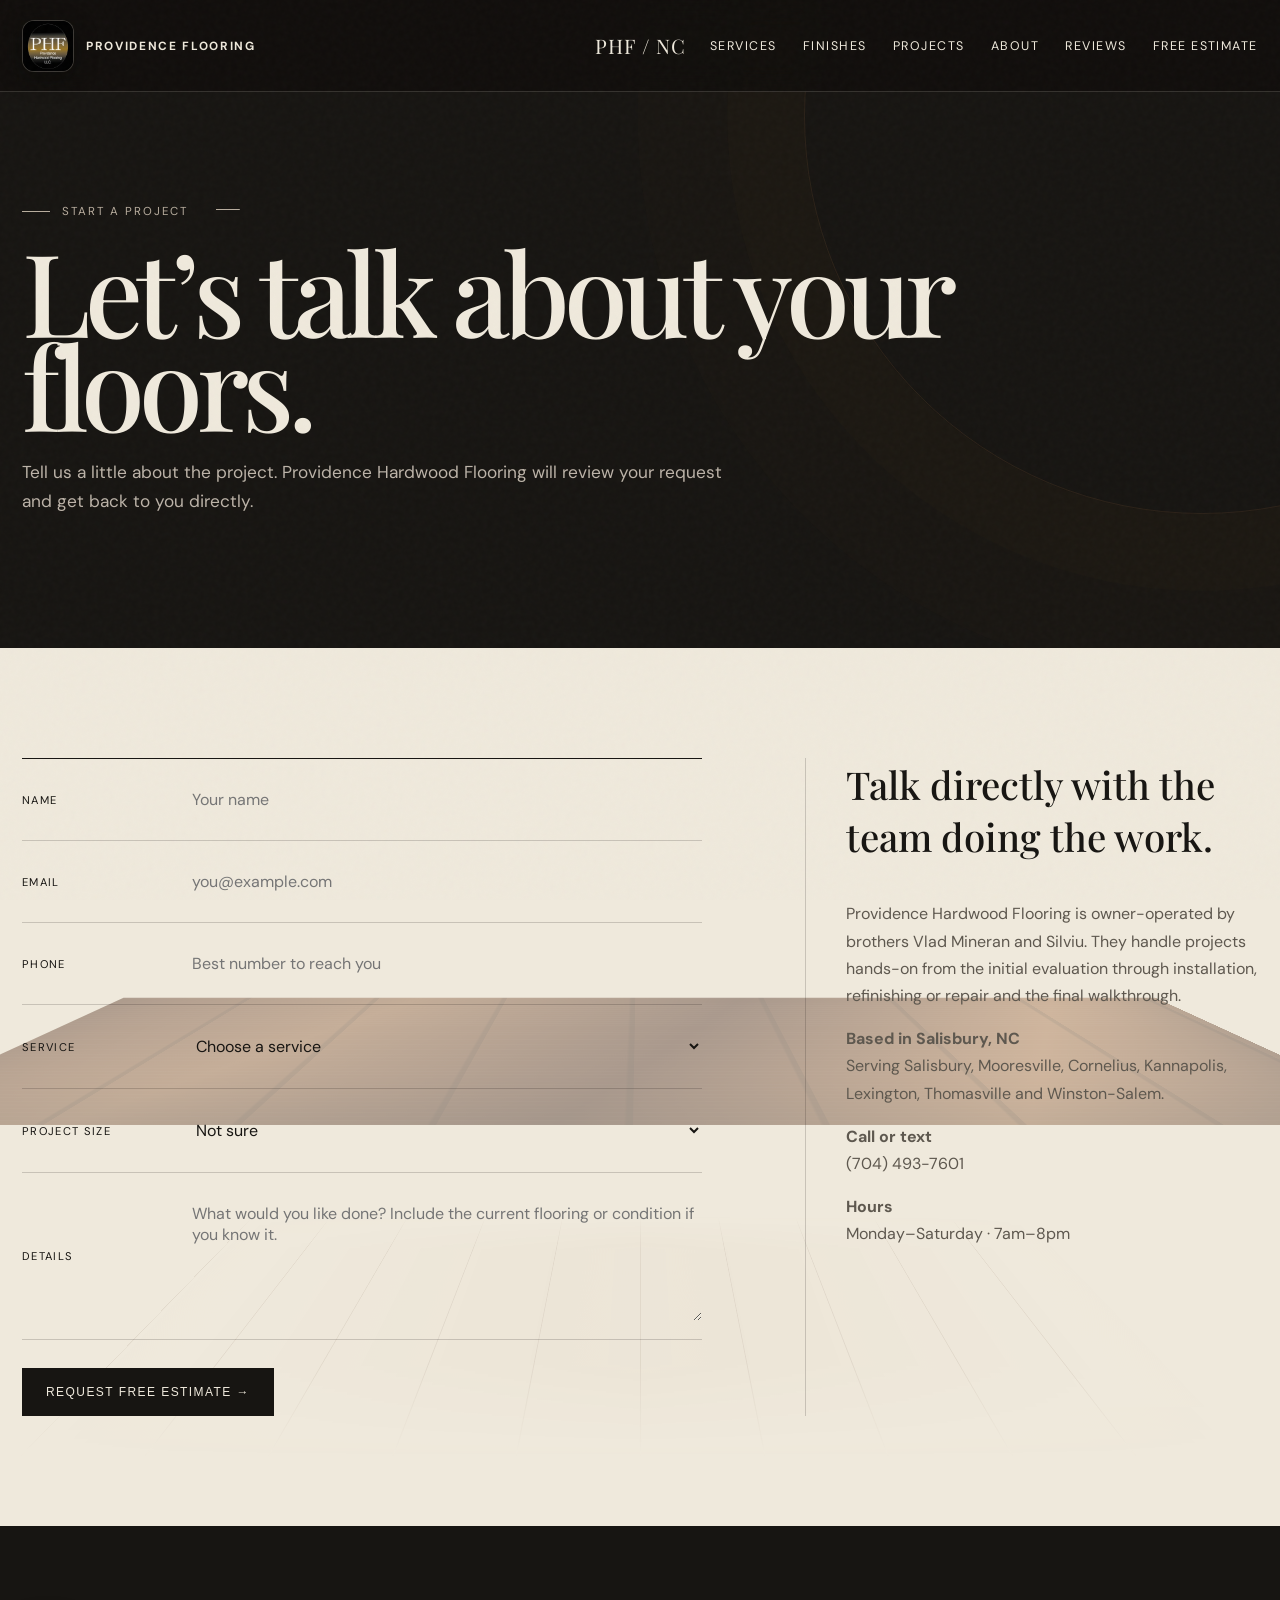
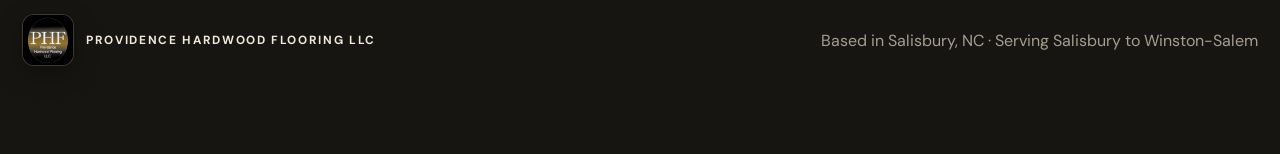
<file: contact.html>
<!doctype html><html lang="en"><head><meta charset="utf-8"><meta name="viewport" content="width=device-width,initial-scale=1"><title>Free Estimate | Providence Hardwood Flooring LLC</title><meta name="description" content="Request a free flooring estimate from Providence Hardwood Flooring LLC."><link rel="stylesheet" href="styles.css">  <link rel="icon" type="image/png" href="favicon.png">
  <link rel="shortcut icon" href="favicon.ico">
</head><body><div class="noise"></div>
<header class="nav"><div class="shell nav-inner"><a class="brand" href="index.html"><img src="logo.jpeg" alt="Providence Hardwood Flooring logo"><span>Providence Flooring</span></a><div class="nav-mark">PHF / NC</div><nav class="links"><a href="services.html">Services</a><a href="gallery.html">Finishes</a><a href="projects.html">Projects</a><a href="about.html">About</a><a href="reviews.html">Reviews</a><a href="contact.html">Free Estimate</a></nav><button class="menu-btn" aria-label="Menu">☰</button></div><div class="mobile-panel"><a href="services.html">Services</a><a href="gallery.html">Finishes</a><a href="projects.html">Projects</a><a href="about.html">About</a><a href="reviews.html">Reviews</a><a href="contact.html">Free Estimate</a></div></header>
<main><section class="page-hero"><div class="shell"><div class="section-label">Start a Project</div><h1>Let’s talk about your floors.</h1><p>Tell us a little about the project. Providence Hardwood Flooring will review your request and get back to you directly.</p></div></section>
<section class="content-section"><div class="shell contact-layout"><form class="form" action="https://formsubmit.co/maxndanny123@gmail.com" method="POST">
<input type="hidden" name="_subject" value="New Providence Flooring Estimate Request">
<input type="hidden" name="_template" value="table">
<input type="hidden" name="_captcha" value="false">
<input type="hidden" id="quote-return-url" name="_next" value="">
<div class="field"><label>Name</label><input name="Name" placeholder="Your name" required></div>
<div class="field"><label>Email</label><input name="Email" type="email" placeholder="you@example.com" required></div>
<div class="field"><label>Phone</label><input name="Phone" type="tel" placeholder="Best number to reach you" required></div>
<div class="field"><label>Service</label><select name="Service" required><option value="">Choose a service</option><option>Hardwood installation</option><option>Hardwood refinishing</option><option>Floor repair</option><option>Floor restoration</option><option>Laminate / luxury vinyl</option><option>Not sure yet</option></select></div>
<div class="field"><label>Project size</label><select name="Project size"><option>Not sure</option><option>Under 500 sq ft</option><option>500–1,000 sq ft</option><option>1,001–1,500 sq ft</option><option>1,500+ sq ft</option></select></div>
<div class="field"><label>Details</label><textarea name="Project details" placeholder="What would you like done? Include the current flooring or condition if you know it." required></textarea></div>
<button type="submit">Request Free Estimate →</button></form>
<aside class="contact-aside"><h3>Talk directly with the team doing the work.</h3><p>Providence Hardwood Flooring is owner-operated by brothers Vlad Mineran and Silviu. They handle projects hands-on from the initial evaluation through installation, refinishing or repair and the final walkthrough.</p><p><strong>Based in Salisbury, NC</strong><br>Serving Salisbury, Mooresville, Cornelius, Kannapolis, Lexington, Thomasville and Winston-Salem.</p><p><strong>Call or text</strong><br>(704) 493-7601</p><p><strong>Hours</strong><br>Monday–Saturday · 7am–8pm</p></aside></div></section></main>
<footer class="footer"><div class="shell footer-grid"><a class="brand" href="index.html"><img src="logo.jpeg" alt=""><span>Providence Hardwood Flooring LLC</span></a><div>Based in Salisbury, NC · Serving Salisbury to Winston-Salem</div></div></footer><script>
(function () {
  var next = document.getElementById("quote-return-url");
  if (!next) return;
  var base = window.location.href.replace(/contact\.html(?:[?#].*)?$/, "");
  if (!base.endsWith("/")) base += "/";
  next.value = base + "thanks.html";
})();
</script><script src="app.js"></script></body></html>
</file>
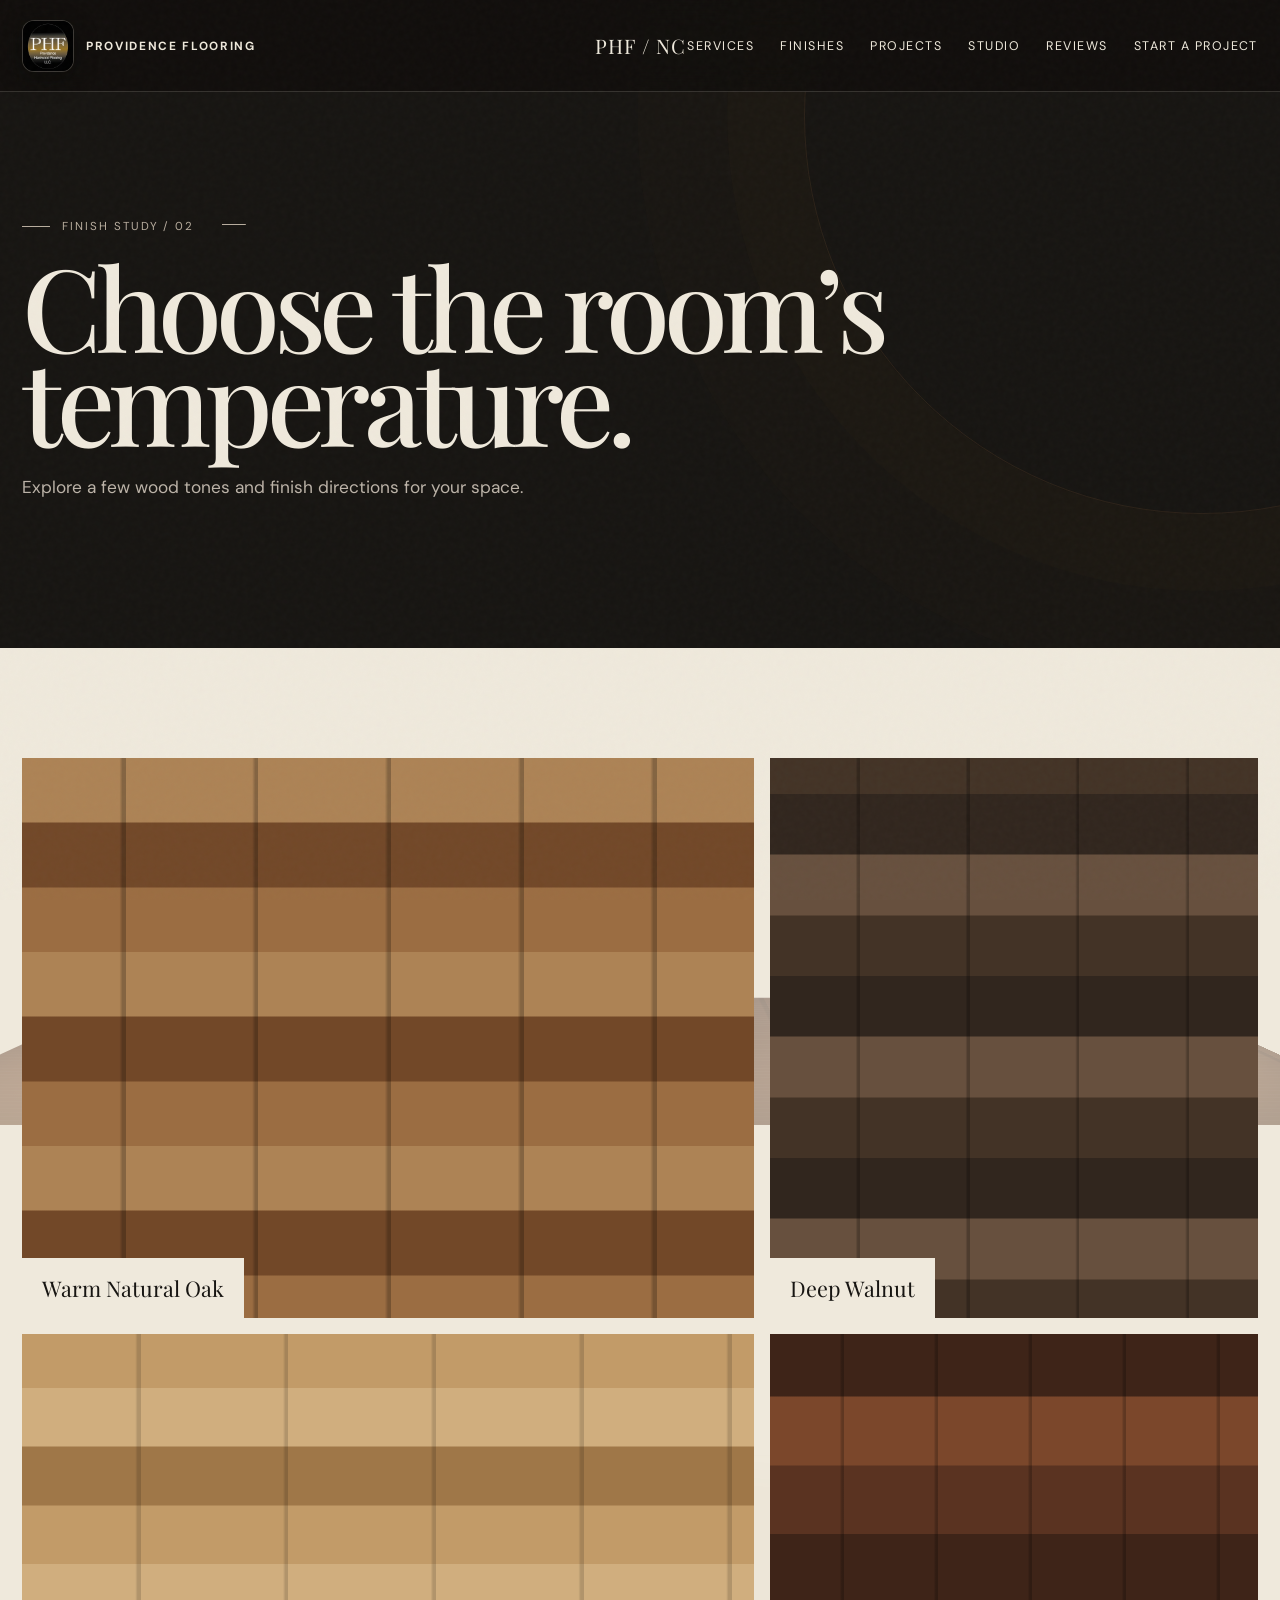
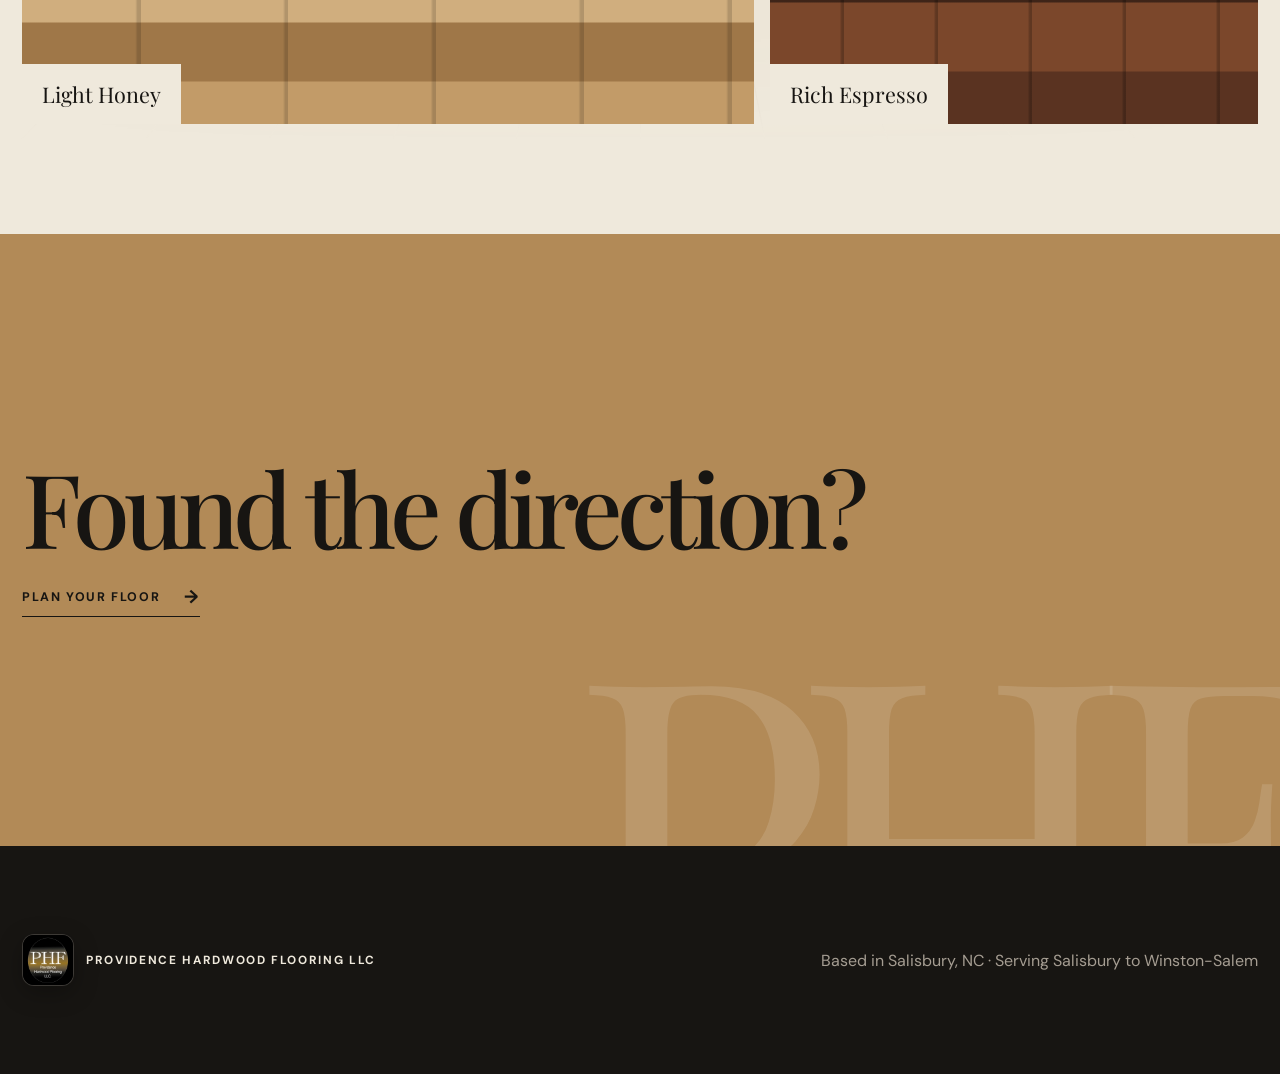
<file: gallery.html>
<!doctype html><html lang="en"><head><meta charset="utf-8"><meta name="viewport" content="width=device-width,initial-scale=1"><title>Material Study | Providence Hardwood Flooring LLC</title><link rel="stylesheet" href="styles.css">  <link rel="icon" type="image/png" href="favicon.png">
  <link rel="shortcut icon" href="favicon.ico">
</head><body><div class="noise"></div>
<header class="nav"><div class="shell nav-inner"><a class="brand" href="index.html"><img src="logo.jpeg" alt="Providence Hardwood Flooring logo"><span>Providence Flooring</span></a><div class="nav-mark">PHF / NC</div><nav class="links"><a href="services.html">Services</a><a href="gallery.html">Finishes</a><a href="projects.html">Projects</a><a href="about.html">Studio</a><a href="reviews.html">Reviews</a><a href="contact.html">Start a project</a></nav><button class="menu-btn">☰</button></div><div class="mobile-panel"><a href="services.html">Services</a><a href="gallery.html">Finishes</a><a href="projects.html">Projects</a><a href="about.html">Studio</a><a href="reviews.html">Reviews</a><a href="contact.html">Start a project</a></div></header>
<main><section class="page-hero"><div class="shell"><div class="section-label">Finish study / 02</div><h1>Choose the room’s temperature.</h1><p>Explore a few wood tones and finish directions for your space.</p></div></section>
<section class="content-section"><div class="shell gallery-grid"><div class="gallery-item"><div class="texture g1"></div><div class="caption">Warm Natural Oak</div></div><div class="gallery-item"><div class="texture g2"></div><div class="caption">Deep Walnut</div></div><div class="gallery-item"><div class="texture g3"></div><div class="caption">Light Honey</div></div><div class="gallery-item"><div class="texture g4"></div><div class="caption">Rich Espresso</div></div></div></section>
<section class="cta-architect"><div class="shell"><h2>Found the direction?</h2><a class="text-link" href="contact.html">Plan your floor <b>→</b></a></div></section></main>
<footer class="footer"><div class="shell footer-grid"><a class="brand" href="index.html"><img src="logo.jpeg" alt=""><span>Providence Hardwood Flooring LLC</span></a><div>Based in Salisbury, NC · Serving Salisbury to Winston-Salem</div></div></footer><script src="app.js"></script></body></html>
</file>
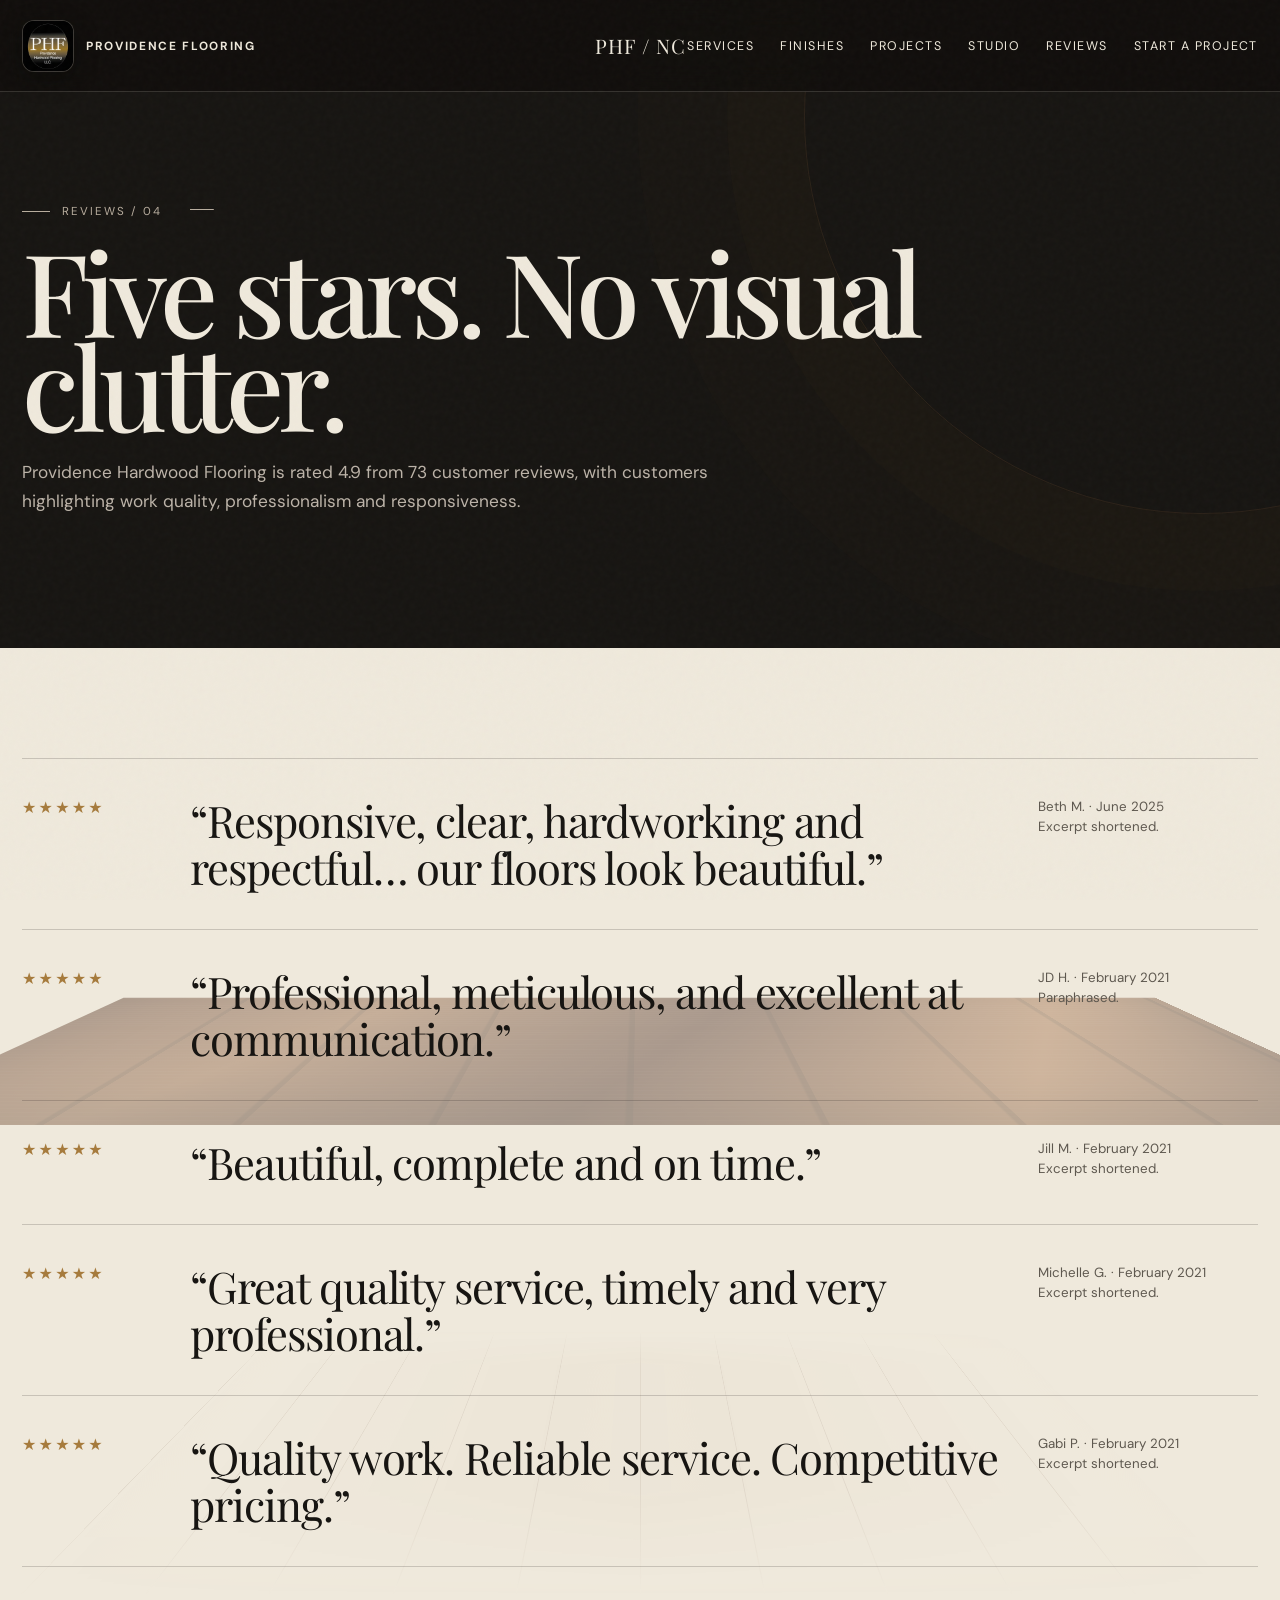
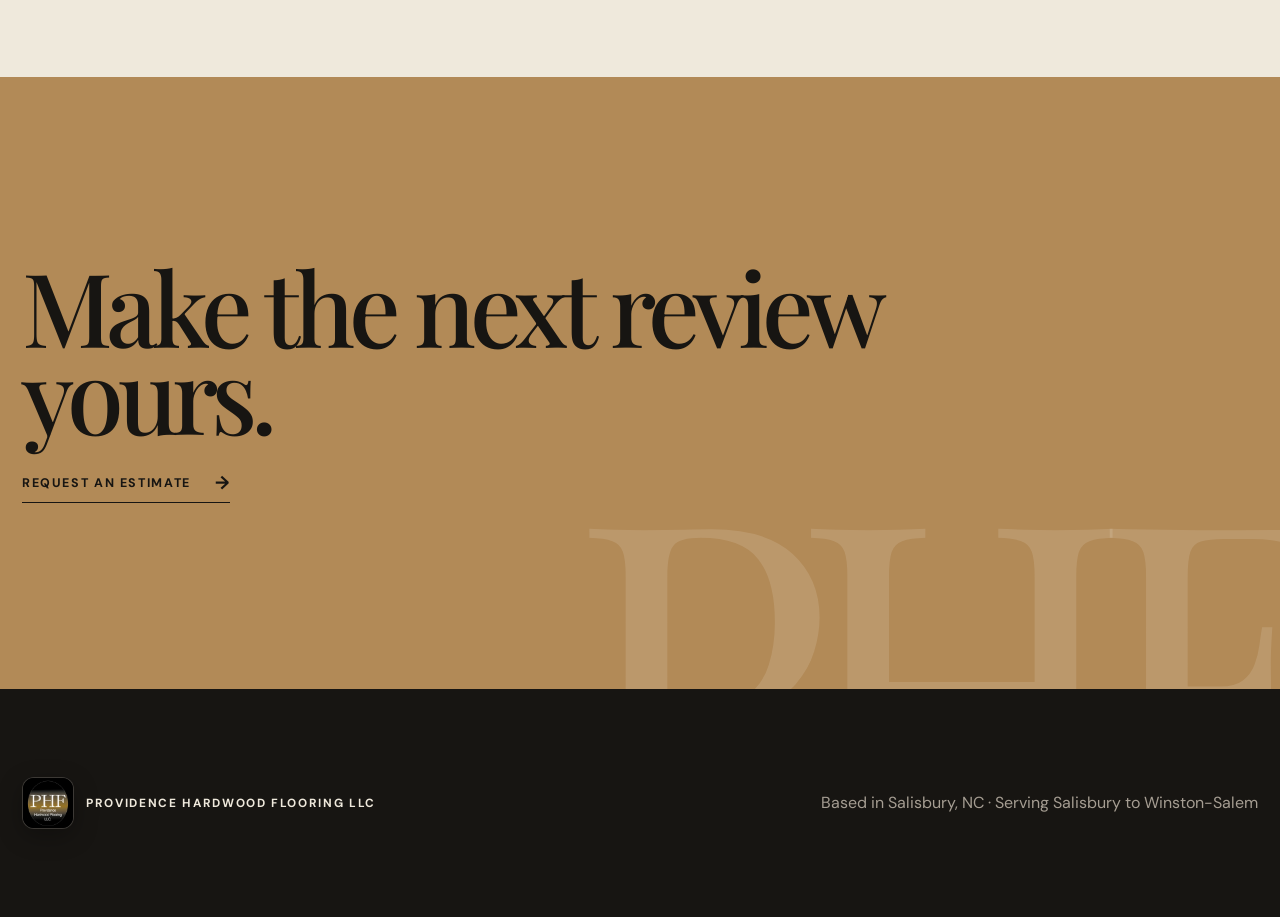
<file: reviews.html>
<!doctype html><html lang="en"><head><meta charset="utf-8"><meta name="viewport" content="width=device-width,initial-scale=1"><title>What Clients Notice | Providence Hardwood Flooring LLC</title><link rel="stylesheet" href="styles.css">  <link rel="icon" type="image/png" href="favicon.png">
  <link rel="shortcut icon" href="favicon.ico">
</head><body><div class="noise"></div>
<header class="nav"><div class="shell nav-inner"><a class="brand" href="index.html"><img src="logo.jpeg" alt="Providence Hardwood Flooring logo"><span>Providence Flooring</span></a><div class="nav-mark">PHF / NC</div><nav class="links"><a href="services.html">Services</a><a href="gallery.html">Finishes</a><a href="projects.html">Projects</a><a href="about.html">Studio</a><a href="reviews.html">Reviews</a><a href="contact.html">Start a project</a></nav><button class="menu-btn">☰</button></div><div class="mobile-panel"><a href="services.html">Services</a><a href="gallery.html">Finishes</a><a href="projects.html">Projects</a><a href="about.html">Studio</a><a href="reviews.html">Reviews</a><a href="contact.html">Start a project</a></div></header>
<main><section class="page-hero"><div class="shell"><div class="section-label">Reviews / 04</div><h1>Five stars. No visual clutter.</h1><p>Providence Hardwood Flooring is rated 4.9 from 73 customer reviews, with customers highlighting work quality, professionalism and responsiveness.</p></div></section>
<section class="content-section"><div class="shell reviews-list"><div class="review-row"><div class="stars">★★★★★</div><blockquote>“Responsive, clear, hardworking and respectful… our floors look beautiful.”</blockquote><small>Beth M. · June 2025<br>Excerpt shortened.</small></div><div class="review-row"><div class="stars">★★★★★</div><blockquote>“Professional, meticulous, and excellent at communication.”</blockquote><small>JD H. · February 2021<br>Paraphrased.</small></div><div class="review-row"><div class="stars">★★★★★</div><blockquote>“Beautiful, complete and on time.”</blockquote><small>Jill M. · February 2021<br>Excerpt shortened.</small></div><div class="review-row"><div class="stars">★★★★★</div><blockquote>“Great quality service, timely and very professional.”</blockquote><small>Michelle G. · February 2021<br>Excerpt shortened.</small></div><div class="review-row"><div class="stars">★★★★★</div><blockquote>“Quality work. Reliable service. Competitive pricing.”</blockquote><small>Gabi P. · February 2021<br>Excerpt shortened.</small></div></div></section>
<section class="cta-architect"><div class="shell"><h2>Make the next review yours.</h2><a class="text-link" href="contact.html">Request an estimate <b>→</b></a></div></section></main>
<footer class="footer"><div class="shell footer-grid"><a class="brand" href="index.html"><img src="logo.jpeg" alt=""><span>Providence Hardwood Flooring LLC</span></a><div>Based in Salisbury, NC · Serving Salisbury to Winston-Salem</div></div></footer><script src="app.js"></script></body></html>
</file>
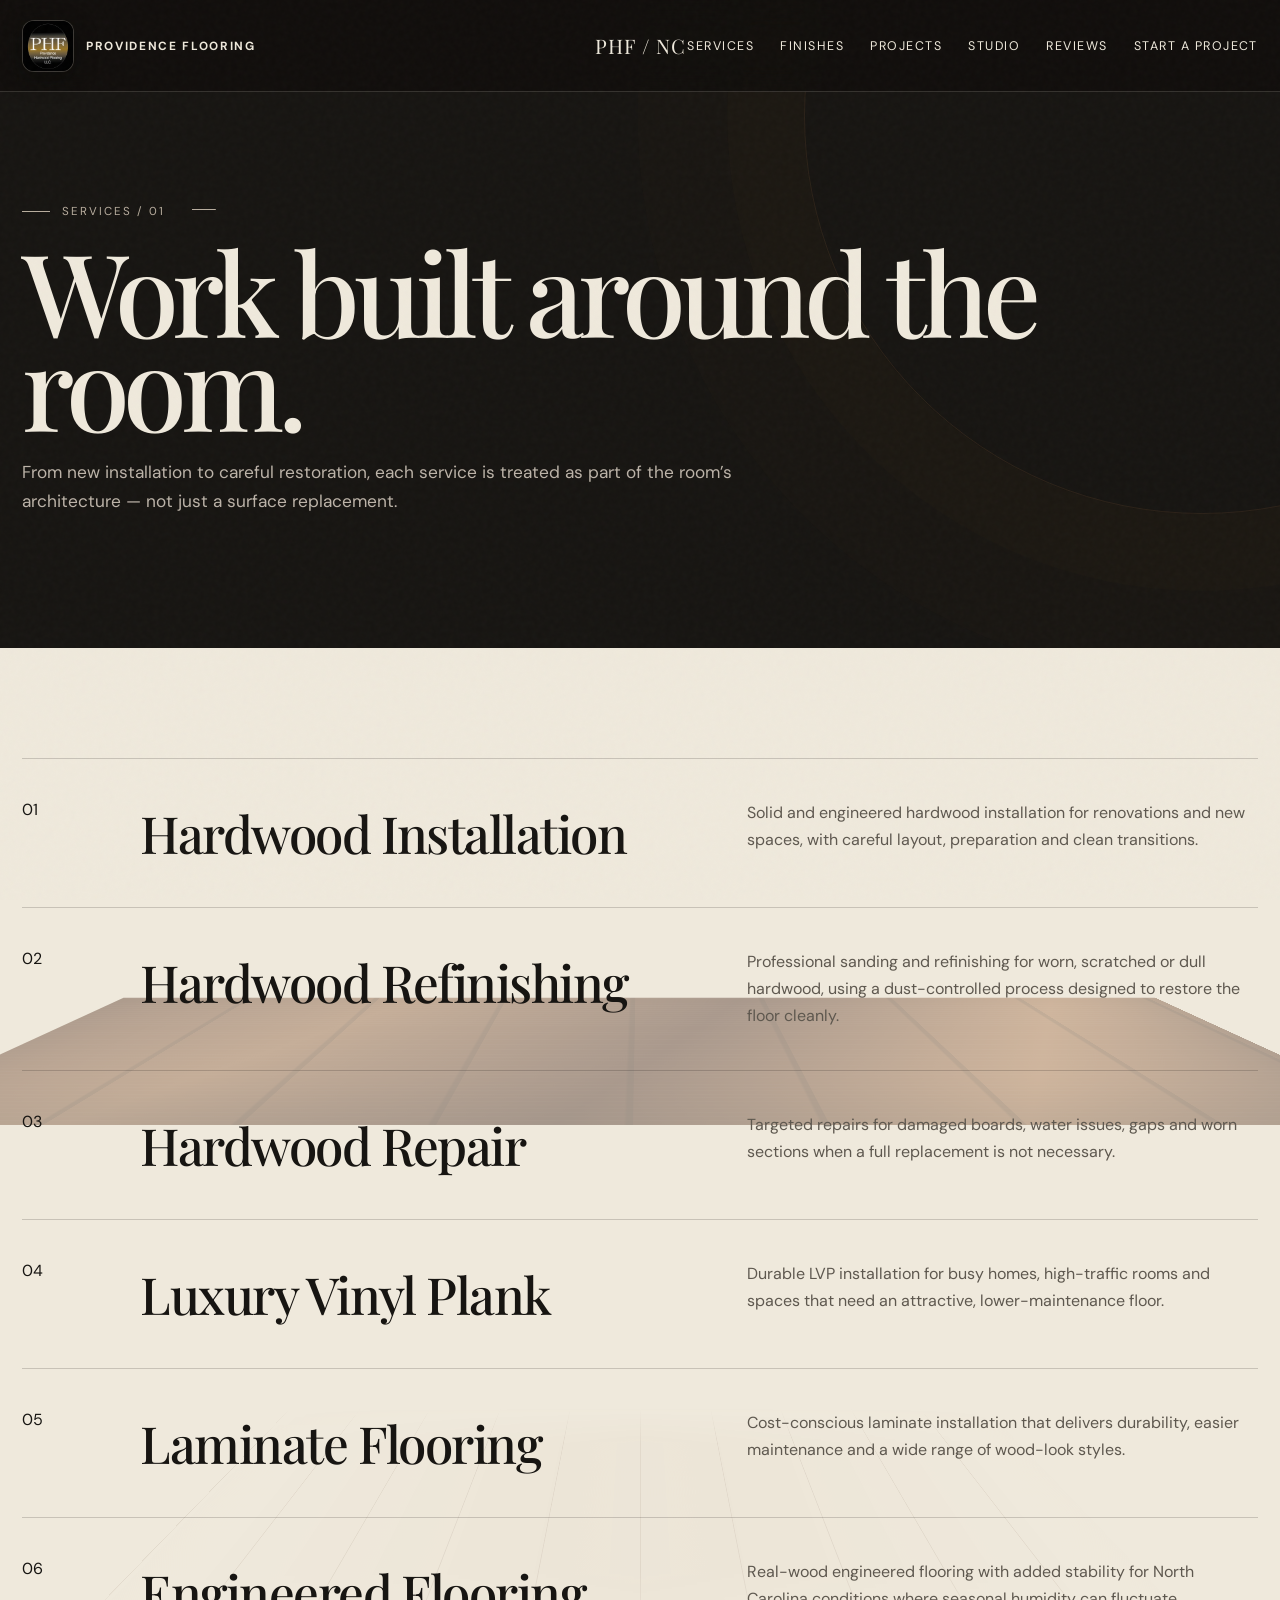
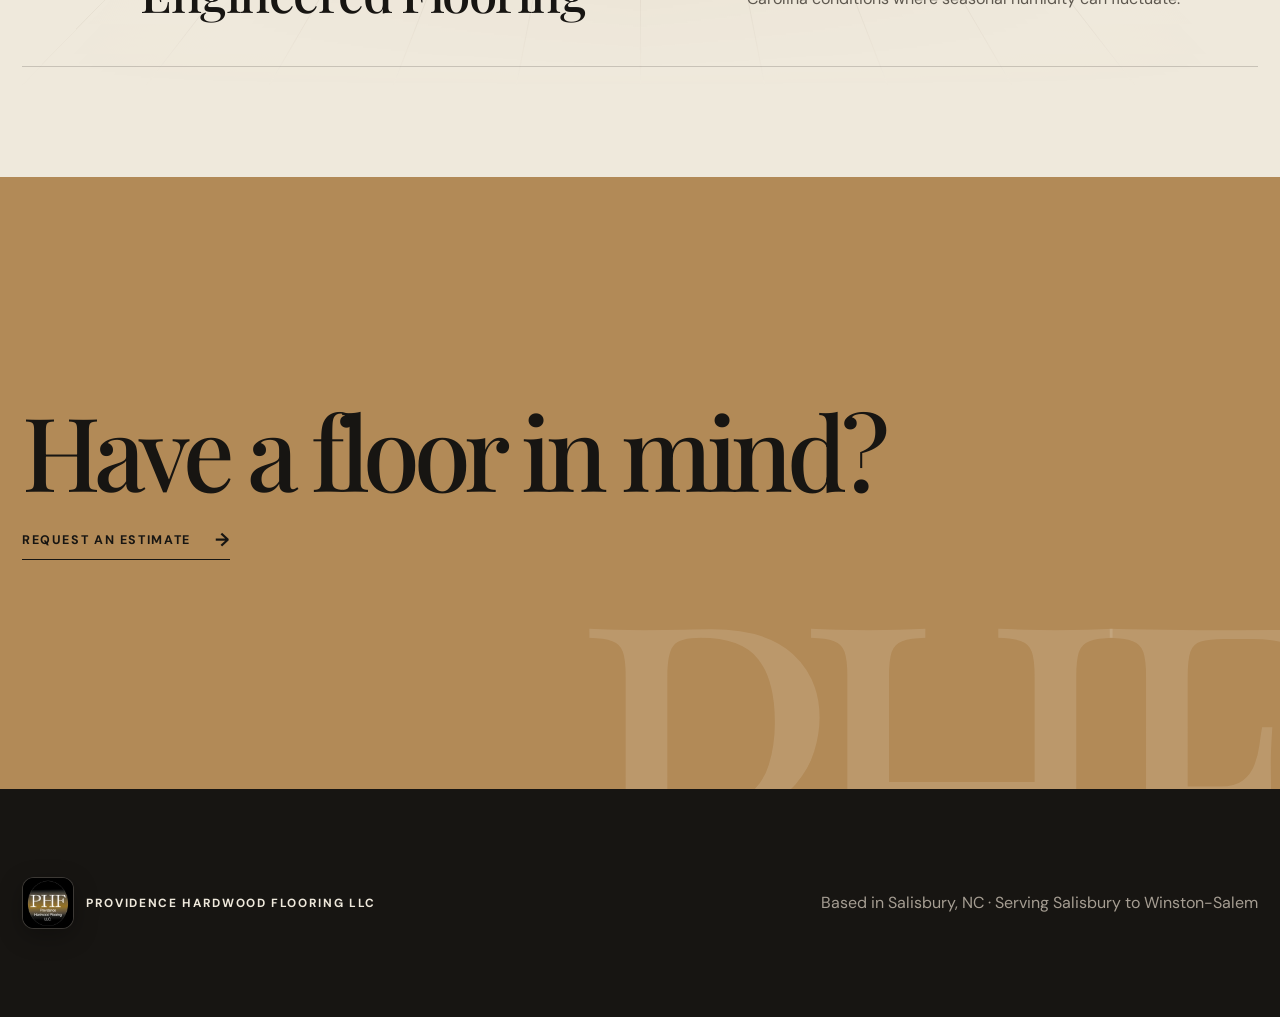
<file: services.html>
<!doctype html><html lang="en"><head><meta charset="utf-8"><meta name="viewport" content="width=device-width,initial-scale=1"><title>Craft | Providence Hardwood Flooring LLC</title><link rel="stylesheet" href="styles.css">  <link rel="icon" type="image/png" href="favicon.png">
  <link rel="shortcut icon" href="favicon.ico">
</head><body><div class="noise"></div>
<header class="nav"><div class="shell nav-inner"><a class="brand" href="index.html"><img src="logo.jpeg" alt="Providence Hardwood Flooring logo"><span>Providence Flooring</span></a><div class="nav-mark">PHF / NC</div><nav class="links"><a href="services.html">Services</a><a href="gallery.html">Finishes</a><a href="projects.html">Projects</a><a href="about.html">Studio</a><a href="reviews.html">Reviews</a><a href="contact.html">Start a project</a></nav><button class="menu-btn">☰</button></div><div class="mobile-panel"><a href="services.html">Services</a><a href="gallery.html">Finishes</a><a href="projects.html">Projects</a><a href="about.html">Studio</a><a href="reviews.html">Reviews</a><a href="contact.html">Start a project</a></div></header>
<main><section class="page-hero"><div class="shell"><div class="section-label">Services / 01</div><h1>Work built around the room.</h1><p>From new installation to careful restoration, each service is treated as part of the room’s architecture — not just a surface replacement.</p></div></section>
<section class="content-section"><div class="shell service-list"><div class="service-detail"><span>01</span><h3>Hardwood Installation</h3><p>Solid and engineered hardwood installation for renovations and new spaces, with careful layout, preparation and clean transitions.</p></div><div class="service-detail"><span>02</span><h3>Hardwood Refinishing</h3><p>Professional sanding and refinishing for worn, scratched or dull hardwood, using a dust-controlled process designed to restore the floor cleanly.</p></div><div class="service-detail"><span>03</span><h3>Hardwood Repair</h3><p>Targeted repairs for damaged boards, water issues, gaps and worn sections when a full replacement is not necessary.</p></div><div class="service-detail"><span>04</span><h3>Luxury Vinyl Plank</h3><p>Durable LVP installation for busy homes, high-traffic rooms and spaces that need an attractive, lower-maintenance floor.</p></div><div class="service-detail"><span>05</span><h3>Laminate Flooring</h3><p>Cost-conscious laminate installation that delivers durability, easier maintenance and a wide range of wood-look styles.</p></div><div class="service-detail"><span>06</span><h3>Engineered Flooring</h3><p>Real-wood engineered flooring with added stability for North Carolina conditions where seasonal humidity can fluctuate.</p></div></div></section>
<section class="cta-architect"><div class="shell"><h2>Have a floor in mind?</h2><a class="text-link" href="contact.html">Request an estimate <b>→</b></a></div></section></main>
<footer class="footer"><div class="shell footer-grid"><a class="brand" href="index.html"><img src="logo.jpeg" alt=""><span>Providence Hardwood Flooring LLC</span></a><div>Based in Salisbury, NC · Serving Salisbury to Winston-Salem</div></div></footer><script src="app.js"></script></body></html>
</file>
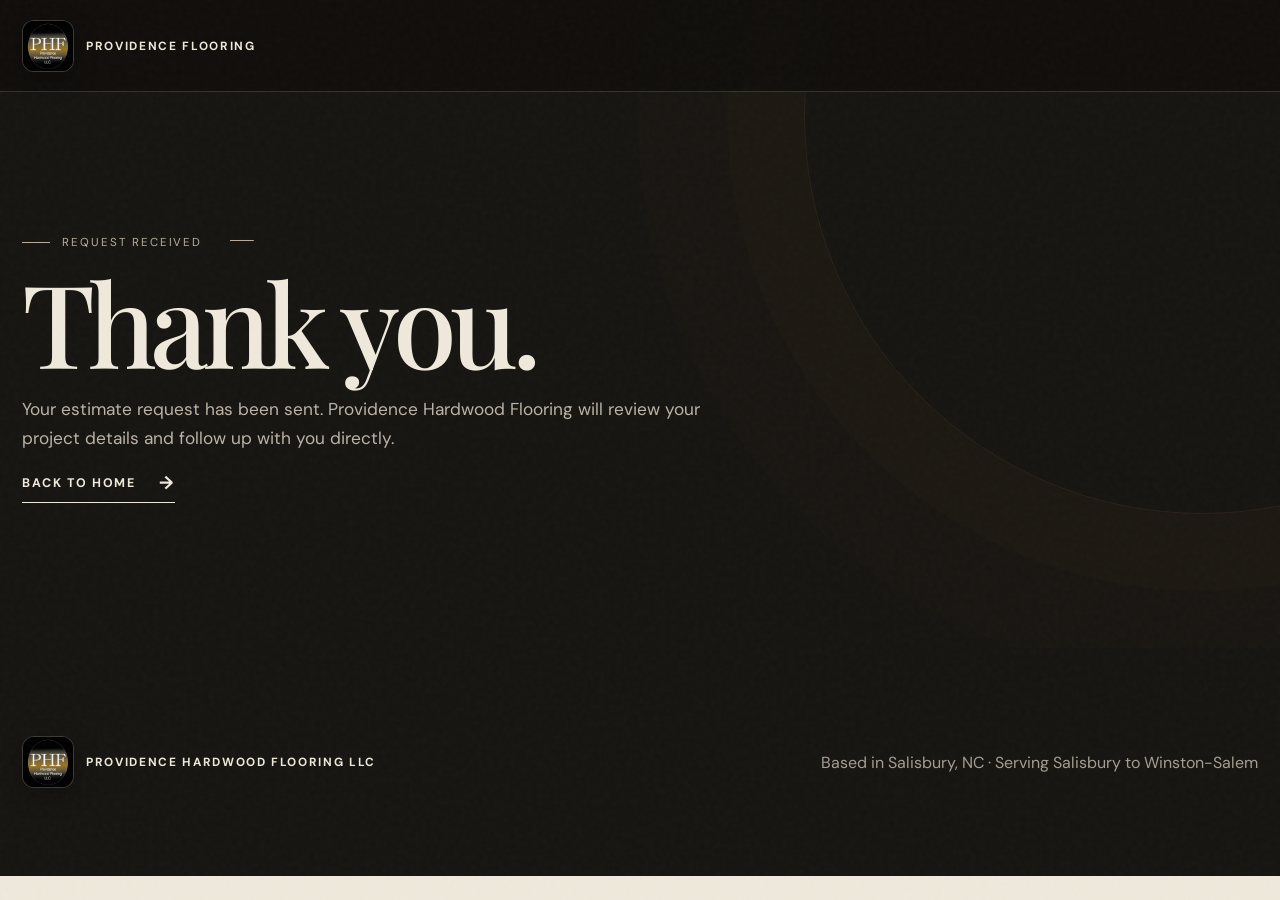
<file: thanks.html>
<!doctype html><html lang="en"><head><meta charset="utf-8"><meta name="viewport" content="width=device-width,initial-scale=1"><title>Request Sent | Providence Hardwood Flooring LLC</title><link rel="stylesheet" href="styles.css">  <link rel="icon" type="image/png" href="favicon.png">
  <link rel="shortcut icon" href="favicon.ico">
</head><body><div class="noise"></div>
<header class="nav"><div class="shell nav-inner"><a class="brand" href="index.html"><img src="logo.jpeg" alt="Providence Hardwood Flooring logo"><span>Providence Flooring</span></a></div></header>
<main><section class="page-hero"><div class="shell"><div class="section-label">Request received</div><h1>Thank you.</h1><p>Your estimate request has been sent. Providence Hardwood Flooring will review your project details and follow up with you directly.</p><a class="text-link" href="index.html">Back to home <b>→</b></a></div></section></main>
<footer class="footer"><div class="shell footer-grid"><a class="brand" href="index.html"><img src="logo.jpeg" alt=""><span>Providence Hardwood Flooring LLC</span></a><div>Based in Salisbury, NC · Serving Salisbury to Winston-Salem</div></div></footer></body></html>
</file>
<file: styles.css>
@import url('https://fonts.googleapis.com/css2?family=DM+Sans:wght@400;500;600;700&family=Playfair+Display:ital,wght@0,500;0,600;1,500&display=swap');

:root{
  --paper:#efe9dc;
  --paper-2:#e5dccb;
  --ink:#171512;
  --ink-soft:#5e584f;
  --brown:#6f4a2d;
  --brown-deep:#392719;
  --brass:#a67b3d;
  --line:rgba(23,21,18,.18);
  --white:#fbf8f1;
}
*{box-sizing:border-box}
html{scroll-behavior:smooth}
body{margin:0;background:var(--paper);color:var(--ink);font-family:'DM Sans',system-ui,sans-serif;overflow-x:hidden}
a{color:inherit}
::selection{background:var(--ink);color:var(--paper)}
.noise{position:fixed;inset:0;pointer-events:none;z-index:1000;opacity:.045;background-image:url("data:image/svg+xml,%3Csvg viewBox='0 0 180 180' xmlns='http://www.w3.org/2000/svg'%3E%3Cfilter id='n'%3E%3CfeTurbulence type='fractalNoise' baseFrequency='.9' numOctaves='4' stitchTiles='stitch'/%3E%3C/filter%3E%3Crect width='100%25' height='100%25' filter='url(%23n)' opacity='.55'/%3E%3C/svg%3E")}
.shell{width:min(1480px,calc(100% - 44px));margin:auto}

/* editorial navigation */
.nav{position:fixed;inset:0 0 auto;z-index:100;height:92px;border-bottom:1px solid rgba(239,233,220,.28);color:var(--paper);mix-blend-mode:difference}
.nav-inner{height:100%;display:grid;grid-template-columns:1fr auto 1fr;align-items:center}
.brand{display:flex;align-items:center;gap:12px;text-decoration:none;font-weight:700;letter-spacing:.14em;font-size:.74rem;text-transform:uppercase}
.brand img{width:40px;height:40px;border-radius:50%;object-fit:cover;filter:grayscale(1) contrast(1.1)}
.nav-mark{font-family:'Playfair Display',serif;font-size:1.25rem;letter-spacing:.05em}
.links{justify-self:end;display:flex;align-items:center;gap:26px}
.links a{text-decoration:none;font-size:.78rem;text-transform:uppercase;letter-spacing:.12em;position:relative}
.links a:after{content:"";position:absolute;left:0;right:100%;bottom:-5px;height:1px;background:currentColor;transition:.25s}
.links a:hover:after{right:0}
.menu-btn{display:none;border:0;background:none;color:inherit;font-size:1.4rem}
.mobile-panel{display:none}

/* homepage */
.hero{min-height:100vh;background:var(--ink);color:var(--paper);position:relative;overflow:hidden;padding:128px 0 42px}
.hero-grid{display:grid;grid-template-columns:minmax(0,1.15fr) minmax(370px,.85fr);gap:3vw;align-items:end;min-height:calc(100vh - 170px)}
.hero-kicker{font-size:.75rem;letter-spacing:.18em;text-transform:uppercase;display:flex;gap:12px;align-items:center;margin-bottom:20px}
.hero-kicker:before{content:"";width:56px;height:1px;background:currentColor}
.hero h1{font-family:'Playfair Display',serif;font-size:clamp(5rem,10.4vw,11rem);font-weight:500;letter-spacing:-.07em;line-height:.72;margin:0;max-width:1100px}
.hero h1 i{font-weight:500;color:#b99768}
.hero-copy{padding:0 0 22px 24px;border-left:1px solid rgba(239,233,220,.28)}
.hero-copy p{font-size:clamp(1rem,1.5vw,1.25rem);line-height:1.65;color:#c9c0b2;max-width:500px;margin:0 0 28px}
.text-link{display:inline-flex;gap:24px;align-items:center;text-decoration:none;text-transform:uppercase;letter-spacing:.13em;font-size:.78rem;font-weight:700;border-bottom:1px solid currentColor;padding-bottom:7px}
.text-link b{font-size:1.15rem;transition:.25s transform}.text-link:hover b{transform:translateX(6px)}
.hero-floor{position:absolute;right:-5vw;top:22vh;width:44vw;height:46vw;max-height:620px;max-width:620px;perspective:1000px;pointer-events:none;opacity:.72}
.hero-floor-inner{position:absolute;inset:6%;transform:rotateX(63deg) rotateZ(35deg);transform-style:preserve-3d}
.hero-floor .plank{position:absolute;left:0;width:100%;height:11%;border:1px solid rgba(255,255,255,.18);background:linear-gradient(90deg,#322217,#765033 35%,#472f20 70%,#8b6443);box-shadow:0 10px 30px rgba(0,0,0,.28);transform:translateZ(calc(var(--i) * 5px));top:calc(var(--i) * 10%)}
.hero-logo-seal{position:absolute;right:4vw;bottom:44px;width:116px;height:116px;border-radius:50%;border:1px solid rgba(239,233,220,.42);display:grid;place-items:center;animation:spin 22s linear infinite}
.hero-logo-seal img{width:78px;height:78px;border-radius:50%;object-fit:cover;animation:spinReverse 22s linear infinite}
.hero-index{position:absolute;left:22px;bottom:36px;writing-mode:vertical-rl;transform:rotate(180deg);font-size:.7rem;letter-spacing:.18em;text-transform:uppercase;color:#817a70}

.statement{padding:120px 0 140px;border-bottom:1px solid var(--line)}
.statement-grid{display:grid;grid-template-columns:220px 1fr;gap:8vw;align-items:start}
.section-label{font-size:.72rem;letter-spacing:.17em;text-transform:uppercase;position:sticky;top:125px;display:flex;align-items:center;gap:12px}.section-label:before{content:"";width:28px;height:1px;background:var(--ink)}
.statement h2{font-family:'Playfair Display',serif;font-size:clamp(3.3rem,6.4vw,7.4rem);line-height:.95;font-weight:500;letter-spacing:-.045em;margin:0;max-width:1150px}
.statement h2 span{color:var(--brass);font-style:italic}

.services-strip{border-bottom:1px solid var(--line)}
.service-row{display:grid;grid-template-columns:90px 1fr 1fr 54px;gap:3vw;align-items:center;padding:34px 0;border-top:1px solid var(--line);text-decoration:none;transition:.35s background,.35s padding}
.service-row:hover{background:rgba(255,255,255,.3);padding-left:18px;padding-right:18px}
.service-num{font-family:'Playfair Display',serif;font-size:1.2rem;color:var(--brass)}
.service-row h3{font-family:'Playfair Display',serif;font-weight:500;font-size:clamp(2rem,3.8vw,4.2rem);margin:0;letter-spacing:-.035em}
.service-row p{color:var(--ink-soft);line-height:1.6;max-width:490px;margin:0}.service-arrow{font-size:2rem;text-align:right}

.floor-journey{height:260vh;position:relative;background:var(--brown-deep);color:var(--paper)}
.floor-pin{height:100vh;position:sticky;top:0;overflow:hidden;display:grid;place-items:center;perspective:1200px}
.floor-copy{position:absolute;z-index:5;left:6vw;top:13vh;max-width:650px}
.floor-copy .section-label{position:static;color:#cbb9a3}.floor-copy .section-label:before{background:#cbb9a3}
.floor-copy h2{font-family:'Playfair Display',serif;font-size:clamp(4.6rem,9vw,10rem);font-weight:500;line-height:.82;letter-spacing:-.06em;margin:22px 0 20px}
.floor-copy p{max-width:500px;color:#c5b6a4;line-height:1.7}
.board-deck{position:absolute;left:50%;bottom:-34vh;width:150vw;height:120vh;transform:translateX(-50%) rotateX(68deg);transform-origin:50% 100%;display:grid;grid-template-columns:repeat(9,1fr);gap:10px;transform-style:preserve-3d}
.board{position:relative;background:linear-gradient(90deg,#4a2d19,#825a35 20%,#5a3821 48%,#9c7145 72%,#5f3b23);border:1px solid rgba(255,255,255,.09);box-shadow:inset 0 0 28px rgba(0,0,0,.25);transform:translateZ(0)}
.board:after{content:"";position:absolute;inset:0;background:repeating-linear-gradient(0deg,transparent 0 72px,rgba(0,0,0,.28) 73px 76px)}
.floor-glow{position:absolute;width:42vw;height:100vh;top:-15vh;left:50%;transform:translateX(-50%) rotate(12deg);background:rgba(255,239,198,.17);filter:blur(45px);mix-blend-mode:screen}

.proof-band{background:var(--ink);color:var(--paper);padding:34px 0;border-top:1px solid #38332d;border-bottom:1px solid #38332d}
.proof-grid{display:grid;grid-template-columns:repeat(3,1fr)}
.proof-item{padding:15px 34px;border-right:1px solid #38332d}.proof-item:first-child{padding-left:0}.proof-item:last-child{border-right:0}
.proof-item strong{font-family:'Playfair Display',serif;font-size:clamp(2.8rem,5vw,5rem);font-weight:500}.proof-item span{display:block;color:#9f978d;margin-top:4px;text-transform:uppercase;letter-spacing:.12em;font-size:.7rem}

.review-feature{padding:130px 0;background:var(--white)}
.review-grid{display:grid;grid-template-columns:.7fr 1.3fr;gap:8vw;align-items:start}
.review-score{border-top:1px solid var(--ink);padding-top:20px}.review-score strong{font-family:'Playfair Display',serif;font-size:6rem;font-weight:500;line-height:1}.review-score small{display:block;color:var(--ink-soft);margin-top:10px}
.review-quote{font-family:'Playfair Display',serif;font-size:clamp(2.7rem,5vw,5.8rem);line-height:1.03;letter-spacing:-.04em;margin:0;font-weight:500}.review-meta{margin-top:28px;color:var(--ink-soft)}

.cta-architect{background:#b28a57;min-height:68vh;display:grid;align-items:center;position:relative;overflow:hidden}
.cta-architect:before{content:"PHF";position:absolute;right:-2vw;bottom:-10vw;font-family:'Playfair Display',serif;font-size:35vw;line-height:.7;color:rgba(255,255,255,.12);letter-spacing:-.09em}
.cta-architect h2{font-family:'Playfair Display',serif;font-size:clamp(4rem,8vw,9rem);line-height:.85;letter-spacing:-.06em;font-weight:500;margin:0 0 35px;max-width:1050px;position:relative}
.cta-architect .text-link{position:relative}

/* inner pages */
.page-hero{padding:180px 0 90px;background:var(--ink);color:var(--paper);min-height:65vh;display:grid;align-items:end;position:relative;overflow:hidden}
.page-hero:after{content:"";position:absolute;width:38vw;height:38vw;right:-8vw;bottom:-19vw;border:1px solid rgba(239,233,220,.18);border-radius:50%;box-shadow:0 0 0 5vw rgba(239,233,220,.025),0 0 0 10vw rgba(239,233,220,.02)}
.page-hero .section-label{position:static;color:#b8ad9e}.page-hero .section-label:before{background:#b8ad9e}
.page-hero h1{font-family:'Playfair Display',serif;font-size:clamp(4.6rem,9vw,9.8rem);line-height:.82;letter-spacing:-.055em;font-weight:500;margin:24px 0 26px;max-width:1200px}
.page-hero p{max-width:720px;color:#bcb3a8;line-height:1.7;font-size:1.08rem}
.content-section{padding:110px 0}
.editorial-grid{display:grid;grid-template-columns:260px 1fr;gap:7vw}
.editorial-main{min-width:0}
.large-copy{font-family:'Playfair Display',serif;font-size:clamp(2.4rem,5vw,5.3rem);line-height:1.04;letter-spacing:-.035em;margin:0 0 36px;font-weight:500}
.body-copy{font-size:1.05rem;line-height:1.85;color:var(--ink-soft);max-width:780px}

.service-list{border-top:1px solid var(--line)}
.service-detail{display:grid;grid-template-columns:80px 1fr .9fr;gap:3vw;padding:40px 0;border-bottom:1px solid var(--line)}
.service-detail h3{font-family:'Playfair Display',serif;font-size:clamp(2rem,4vw,4.4rem);font-weight:500;margin:0;letter-spacing:-.03em}.service-detail p{margin:0;color:var(--ink-soft);line-height:1.7}

.gallery-grid{display:grid;grid-template-columns:1.2fr .8fr;gap:16px}
.gallery-item{height:560px;position:relative;overflow:hidden;background:#4b3424}.gallery-item:nth-child(3),.gallery-item:nth-child(4){height:390px}.gallery-item .texture{position:absolute;inset:-4%;transition:transform .7s cubic-bezier(.2,.8,.2,1)}.gallery-item:hover .texture{transform:scale(1.06) rotate(.4deg)}
.gallery-item .caption{position:absolute;left:0;bottom:0;background:var(--paper);padding:16px 20px;font-family:'Playfair Display',serif;font-size:1.35rem}
.g1{background:repeating-linear-gradient(90deg,transparent 0 16%,rgba(0,0,0,.24) 16.4% 16.8%),repeating-linear-gradient(0deg,#9b6d42 0 64px,#724828 65px 129px,#ad8355 130px 194px)}
.g2{background:repeating-linear-gradient(90deg,transparent 0 20%,rgba(0,0,0,.25) 20.4% 20.8%),repeating-linear-gradient(0deg,#433326 0 60px,#67503e 61px 121px,#31261e 122px 182px)}
.g3{background:repeating-linear-gradient(90deg,transparent 0 18%,rgba(0,0,0,.15) 18.3% 18.7%),repeating-linear-gradient(0deg,#c29b68 0 58px,#9f7748 59px 117px,#d0ae7e 118px 176px)}
.g4{background:repeating-linear-gradient(90deg,transparent 0 17%,rgba(0,0,0,.23) 17.4% 17.8%),repeating-linear-gradient(0deg,#5a3321 0 68px,#7b472b 69px 137px,#3e2418 138px 206px)}

.reviews-list{border-top:1px solid var(--line)}
.review-row{display:grid;grid-template-columns:130px 1fr 220px;gap:3vw;padding:38px 0;border-bottom:1px solid var(--line)}
.stars{letter-spacing:.14em;color:var(--brass)}.review-row blockquote{font-family:'Playfair Display',serif;font-size:clamp(1.8rem,3.4vw,3.7rem);line-height:1.08;margin:0;letter-spacing:-.025em}.review-row small{color:var(--ink-soft);line-height:1.5}

.contact-layout{display:grid;grid-template-columns:1.2fr .8fr;gap:8vw}
.form{display:grid;gap:0;border-top:1px solid var(--ink)}
.field{display:grid;grid-template-columns:170px 1fr;align-items:center;border-bottom:1px solid var(--line);padding:18px 0}.field label{text-transform:uppercase;letter-spacing:.12em;font-size:.7rem}.form input,.form textarea,.form select{border:0;background:transparent;border-radius:0;padding:12px 0;font:inherit;color:var(--ink);outline:none;width:100%}.form textarea{min-height:130px;resize:vertical}.form button{justify-self:start;margin-top:28px;border:0;background:var(--ink);color:var(--paper);padding:17px 24px;text-transform:uppercase;letter-spacing:.12em;font-size:.75rem;cursor:pointer}
.contact-aside{border-left:1px solid var(--line);padding-left:40px}.contact-aside h3{font-family:'Playfair Display',serif;font-size:2.4rem;font-weight:500;margin-top:0}.contact-aside p{color:var(--ink-soft);line-height:1.7}

.footer{background:var(--ink);color:#a59d92;padding:48px 0}.footer-grid{display:grid;grid-template-columns:1fr auto;gap:30px;align-items:center}.footer a{color:var(--paper);text-decoration:none}.footer .brand{color:var(--paper)}

@keyframes spin{to{transform:rotate(360deg)}}@keyframes spinReverse{to{transform:rotate(-360deg)}}
@media(max-width:900px){
 .shell{width:min(100% - 28px,1480px)}.nav{height:76px}.nav-inner{grid-template-columns:1fr auto}.nav-mark{display:none}.links{display:none}.menu-btn{display:block;justify-self:end}.mobile-panel.open{display:flex;position:fixed;top:76px;left:0;right:0;background:var(--ink);color:var(--paper);padding:28px;flex-direction:column;gap:20px;border-top:1px solid #39342e}.mobile-panel a{text-decoration:none;font-family:'Playfair Display',serif;font-size:2rem}
 .hero{padding-top:108px}.hero-grid{grid-template-columns:1fr;align-content:end}.hero h1{font-size:clamp(4.5rem,19vw,8rem);max-width:90vw}.hero-copy{border-left:0;padding:0;max-width:85%;position:relative;z-index:4}.hero-floor{width:85vw;height:85vw;right:-30vw;top:22vh;opacity:.36}.hero-logo-seal{display:none}.statement-grid,.editorial-grid{grid-template-columns:1fr}.section-label{position:static;margin-bottom:28px}.service-row{grid-template-columns:60px 1fr 42px}.service-row p{display:none}.floor-copy{left:22px;right:22px;top:14vh}.board-deck{width:250vw}.proof-grid{grid-template-columns:1fr}.proof-item{border-right:0;border-bottom:1px solid #38332d;padding:24px 0}.review-grid{grid-template-columns:1fr}.review-score{margin-bottom:20px}.service-detail{grid-template-columns:55px 1fr}.service-detail p{grid-column:2}.gallery-grid,.contact-layout{grid-template-columns:1fr}.gallery-item,.gallery-item:nth-child(3),.gallery-item:nth-child(4){height:420px}.review-row{grid-template-columns:1fr}.contact-aside{border-left:0;border-top:1px solid var(--line);padding:35px 0 0}.footer-grid{grid-template-columns:1fr}
}
@media(max-width:560px){.statement{padding:90px 0}.content-section{padding:82px 0}.page-hero{padding-top:140px;min-height:72vh}.page-hero h1{font-size:clamp(4rem,20vw,6.5rem)}.field{grid-template-columns:1fr;gap:6px}.gallery-item,.gallery-item:nth-child(3),.gallery-item:nth-child(4){height:330px}}


/* === Providence Immersive Scroll System === */
:root{
  --grain-a: rgba(112,72,38,.20);
  --grain-b: rgba(255,255,255,.07);
}
body{overflow-x:hidden}
main{position:relative}
main::before{
  content:"";
  position:fixed;
  inset:auto -12vw -25vh -12vw;
  height:58vh;
  pointer-events:none;
  z-index:-1;
  opacity:.42;
  transform:perspective(900px) rotateX(68deg) translateY(var(--floor-shift,0px));
  transform-origin:center bottom;
  background:
    repeating-linear-gradient(90deg,transparent 0 11.8%,rgba(0,0,0,.18) 12% 12.4%),
    repeating-linear-gradient(0deg,rgba(255,255,255,.025) 0 3px,transparent 3px 11px),
    linear-gradient(115deg,#5f351f,#8e5a34 25%,#4b291b 52%,#a66b3d 78%,#513020);
  box-shadow:0 -50px 120px rgba(0,0,0,.22) inset;
  filter:saturate(.88);
  transition:opacity .25s ease;
}
.page-hero,.content-section,.proof,.services-preview,.story,.footer{
  position:relative;
  isolation:isolate;
}
.page-hero{
  min-height:72vh;
  display:flex;
  align-items:center;
  overflow:hidden;
}
.page-hero::after{
  content:"";
  position:absolute;
  width:62vw;
  height:62vw;
  right:-25vw;
  top:-22vw;
  border:1px solid rgba(120,82,51,.22);
  border-radius:50%;
  box-shadow:0 0 0 6vw rgba(120,82,51,.035),0 0 0 13vw rgba(120,82,51,.025);
  transform:translate3d(0,var(--orb-y,0),0) rotate(var(--orb-r,0deg));
  pointer-events:none;
  z-index:-1;
}
.content-section{
  transform-style:preserve-3d;
}
.content-section::before{
  content:"";
  position:absolute;
  left:6vw;
  right:6vw;
  top:8%;
  height:84%;
  z-index:-1;
  opacity:.16;
  background:
    repeating-linear-gradient(90deg,rgba(86,49,26,.55) 0 1px,transparent 1px 10%),
    linear-gradient(90deg,transparent,rgba(137,86,44,.16),transparent);
  transform:perspective(1200px) rotateX(62deg) translateY(var(--section-floor,0px)) scale(1.1);
  transform-origin:center bottom;
  mask-image:linear-gradient(to bottom,transparent,#000 20%,#000 72%,transparent);
}
.service-row,.review-card,.finish-card,.contact-aside,.form{
  transition:transform .18s linear,box-shadow .25s ease;
  transform:translate3d(var(--scroll-x,0),var(--scroll-y,0),0) rotateX(var(--tilt-x,0deg)) rotateY(var(--tilt-y,0deg));
  will-change:transform;
}
.service-row:nth-child(odd),.finish-card:nth-child(odd){--drift-dir:-1}
.service-row:nth-child(even),.finish-card:nth-child(even){--drift-dir:1}
.reveal{
  opacity:0;
  transform:translateY(46px) scale(.985);
  transition:opacity .75s cubic-bezier(.2,.8,.2,1),transform .85s cubic-bezier(.2,.8,.2,1);
}
.reveal.in{
  opacity:1;
  transform:none;
}
.section-label{
  position:relative;
}
.section-label::after{
  content:"";
  display:inline-block;
  width:68px;
  height:1px;
  margin:0 0 4px 16px;
  background:currentColor;
  transform-origin:left;
  transform:scaleX(var(--line-progress,.35));
}
@media(max-width:760px){
  main::before{height:42vh;bottom:-18vh;opacity:.28}
  .page-hero{min-height:60vh}
  .page-hero::after{width:92vw;height:92vw;right:-52vw;top:-20vw}
}


/* =========================================================
   HOME V2 — IMMERSIVE ARCHITECTURAL FLOOR EXPERIENCE
   ========================================================= */
.home-v2{background:#17130f;color:#f4eee2}
.home-v2 main::before{display:none}
.home-v2 .nav{mix-blend-mode:normal;background:linear-gradient(to bottom,rgba(17,14,11,.72),transparent);border-bottom:0;backdrop-filter:blur(0)}
.home-v2 .nav.scrolled{background:rgba(20,16,13,.86);backdrop-filter:blur(16px);border-bottom:1px solid rgba(255,255,255,.08)}
.phf-scene{position:relative;overflow:hidden}
.phf-kicker,.phf-eyebrow,.phf-side-note{font-size:.7rem;text-transform:uppercase;letter-spacing:.2em}
.phf-action{display:inline-flex;align-items:center;gap:28px;text-decoration:none;border-bottom:1px solid currentColor;padding:0 0 8px;text-transform:uppercase;font-size:.72rem;letter-spacing:.15em;font-weight:700}
.phf-action b{font-size:1rem;transition:transform .25s}.phf-action:hover b{transform:translate(5px,-4px)}
.phf-action-light{color:#f3eadb}

.phf-hero{height:120vh;min-height:880px;background:
 radial-gradient(circle at 72% 22%,rgba(150,98,54,.28),transparent 33%),
 linear-gradient(145deg,#17120e 0%,#241912 48%,#0f0d0b 100%)}
.phf-hero-layout{position:relative;z-index:5;padding-top:150px;height:100vh;display:flex;flex-direction:column;justify-content:center}
.phf-eyebrow{position:absolute;top:132px;left:0;color:#bdb1a1}
.phf-hero h1{font-family:'Playfair Display',serif;font-weight:500;font-size:clamp(5.4rem,11.5vw,12rem);line-height:.73;letter-spacing:-.075em;margin:0;max-width:1200px;text-shadow:0 12px 60px rgba(0,0,0,.28)}
.phf-hero h1 em{font-weight:500;color:#b98a58}
.phf-hero-bottom{display:grid;grid-template-columns:minmax(280px,520px) auto;gap:60px;align-items:end;margin-top:52px;max-width:960px}
.phf-hero-bottom p{margin:0;color:#c9bcaa;font-size:1.05rem;line-height:1.7}
.phf-hero-deck{position:absolute;left:46%;right:-16%;top:10%;bottom:-17%;perspective:1200px;transform:rotate(-2deg);z-index:2;pointer-events:none}
.phf-deck-track{position:absolute;inset:0;transform:rotateX(61deg) rotateZ(-18deg) translate3d(var(--hero-deck-x,0),var(--hero-deck-y,0),0);transform-origin:center 75%;transform-style:preserve-3d}
.phf-deck-track i{position:absolute;left:0;top:calc(var(--n)*7.1%);width:100%;height:7.5%;background:
 repeating-linear-gradient(90deg,rgba(255,255,255,.07) 0 2px,transparent 2px 18px),
 linear-gradient(90deg,#2f1d13,#7f5131 24%,#40281a 52%,#9c6840 76%,#382117);
 border:1px solid rgba(255,255,255,.08);box-shadow:0 18px 45px rgba(0,0,0,.34);
 transform:translateZ(calc(var(--hero-wave,0px) + var(--n)*3px)) translateX(calc((var(--n) - 6)*-4px));filter:brightness(calc(.72 + var(--hero-light,.1)))}
.phf-ambient{position:absolute;border-radius:50%;filter:blur(1px);pointer-events:none}
.phf-ambient-a{width:38vw;height:38vw;right:-10vw;top:-10vw;border:1px solid rgba(222,181,128,.19);box-shadow:0 0 0 6vw rgba(222,181,128,.025),0 0 0 12vw rgba(222,181,128,.018)}
.phf-ambient-b{width:15vw;height:15vw;right:24vw;top:19vh;background:radial-gradient(circle,rgba(255,197,124,.22),transparent 68%);filter:blur(28px)}

.phf-intro{background:#eee6d8;color:#191512;padding:160px 0 130px}
.phf-intro-grid{display:grid;grid-template-columns:220px 1fr;gap:8vw}
.phf-intro h2{font-family:'Playfair Display',serif;font-size:clamp(4rem,7.5vw,8.5rem);line-height:.88;letter-spacing:-.055em;font-weight:500;margin:0}
.phf-intro h2 em{font-weight:500;color:#7c4c2e}
.phf-intro p{font-size:1.1rem;line-height:1.8;color:#62584e;max-width:650px;margin:42px 0 0 20%}
.phf-side-note{padding-top:14px}
.phf-ribbon{margin-top:130px;border-top:1px solid rgba(25,21,18,.18);border-bottom:1px solid rgba(25,21,18,.18);white-space:nowrap;overflow:hidden;transform:rotate(-1.5deg) scale(1.02)}
.phf-ribbon span{display:inline-block;font-family:'Playfair Display',serif;font-size:clamp(2rem,4vw,4.5rem);padding:24px 3vw;color:#5d4635}
.phf-ribbon span:after{content:"✦";font-family:serif;font-size:.45em;margin-left:6vw;vertical-align:middle;color:#9f734f}

.phf-material{height:300vh;background:#24170f}
.phf-material-pin{position:sticky;top:0;height:100vh;overflow:hidden;perspective:1500px}
.phf-material-copy{position:relative;z-index:9;padding-top:16vh}
.phf-material-copy h2,.phf-portal-copy h2{font-family:'Playfair Display',serif;font-weight:500;font-size:clamp(5rem,9vw,10rem);line-height:.82;letter-spacing:-.06em;margin:20px 0;color:#f2e9dc}
.phf-material-copy p,.phf-portal-copy p{color:#c8b7a5;max-width:440px;line-height:1.7;margin:0 0 30px}
.phf-layer-stage{position:absolute;left:46%;right:-6%;top:10%;bottom:-12%;transform-style:preserve-3d;transform:perspective(1250px) rotateX(62deg) rotateZ(-20deg) translate3d(var(--material-x,0),var(--material-y,0),0)}
.phf-layer{position:absolute;left:0;width:100%;height:16%;border-radius:3px;background:
 repeating-linear-gradient(90deg,transparent 0 12%,rgba(0,0,0,.26) 12.3% 12.7%),
 repeating-linear-gradient(0deg,rgba(255,255,255,.025) 0 2px,transparent 2px 9px),
 linear-gradient(90deg,#51311e,#8b5a35 28%,#44291b 55%,#a36e43 80%,#5a3722);
 box-shadow:0 25px 55px rgba(0,0,0,.45),inset 0 1px rgba(255,255,255,.1)}
.phf-layer-1{top:2%;transform:translate3d(var(--l1x,0),var(--l1y,0),var(--l1z,0))}
.phf-layer-2{top:19%;transform:translate3d(var(--l2x,0),var(--l2y,0),var(--l2z,0))}
.phf-layer-3{top:36%;transform:translate3d(var(--l3x,0),var(--l3y,0),var(--l3z,0))}
.phf-layer-4{top:53%;transform:translate3d(var(--l4x,0),var(--l4y,0),var(--l4z,0))}
.phf-layer-5{top:70%;transform:translate3d(var(--l5x,0),var(--l5y,0),var(--l5z,0))}
.phf-layer-light{position:absolute;inset:-20%;background:linear-gradient(100deg,transparent 30%,rgba(247,196,133,.18) 48%,transparent 58%);transform:translateX(var(--material-light,-45%));mix-blend-mode:screen;pointer-events:none}

.phf-services{background:#e9dfce;color:#191512;padding:150px 0 180px}
.phf-section-head{display:grid;grid-template-columns:220px 1fr;gap:8vw;margin-bottom:90px}
.phf-section-head h2{font-family:'Playfair Display',serif;font-size:clamp(4rem,7.6vw,8rem);line-height:.87;letter-spacing:-.055em;font-weight:500;margin:0}
.phf-service-stack{perspective:1200px}
.phf-service-card{display:grid;grid-template-columns:76px 1.2fr 1fr 42px;gap:3vw;align-items:center;padding:32px 22px;border-top:1px solid rgba(25,21,18,.22);text-decoration:none;transform-origin:center;transition:background .25s,color .25s;will-change:transform}
.phf-service-card:last-child{border-bottom:1px solid rgba(25,21,18,.22)}
.phf-service-card h3{font-family:'Playfair Display',serif;font-size:clamp(2.4rem,4.5vw,5.2rem);font-weight:500;margin:0;letter-spacing:-.04em}
.phf-service-card p{color:#675d54;line-height:1.7;margin:0}
.phf-service-card b{font-size:1.5rem}
.phf-service-card:hover{background:#1b1511;color:#f3eadb}
.phf-service-card:hover p{color:#bcae9e}

.phf-portal{height:280vh;background:#100d0b}
.phf-portal-pin{position:sticky;top:0;height:100vh;overflow:hidden;perspective:1400px}
.phf-portal-frame{position:absolute;inset:0;transform-style:preserve-3d}
.phf-portal-floor{position:absolute;left:-20%;right:-20%;bottom:-36%;height:120%;display:grid;grid-template-columns:repeat(11,1fr);gap:10px;transform:perspective(1200px) rotateX(68deg) translateY(var(--portal-floor-y,0));transform-origin:center bottom}
.phf-portal-floor i{background:
 repeating-linear-gradient(0deg,rgba(255,255,255,.03) 0 2px,transparent 2px 12px),
 linear-gradient(#8d5833,#4f2e1d);border:1px solid rgba(255,255,255,.08);box-shadow:0 15px 35px rgba(0,0,0,.45);transform:translateZ(var(--portal-z,0))}
.phf-portal-wall{position:absolute;top:0;bottom:0;width:42%;background:linear-gradient(90deg,#21160f,#120e0b);transform-origin:center}
.phf-wall-left{left:-4%;transform:perspective(1000px) rotateY(calc(15deg + var(--portal-open,0deg))) translateX(var(--portal-left,0))}
.phf-wall-right{right:-4%;transform:perspective(1000px) rotateY(calc(-15deg - var(--portal-open,0deg))) translateX(var(--portal-right,0));background:linear-gradient(-90deg,#21160f,#120e0b)}
.phf-portal-light{position:absolute;width:34vw;height:90vh;left:50%;top:50%;transform:translate(-50%,-50%) scale(var(--portal-light-scale,.25));background:radial-gradient(ellipse,rgba(242,192,126,.58),rgba(177,108,54,.1) 36%,transparent 70%);filter:blur(28px)}
.phf-portal-copy{position:relative;z-index:6;padding-top:17vh;pointer-events:auto}
.phf-portal-copy h2 em{color:#b88959}

.phf-proof{background:#f1eadf;color:#191512;padding:110px 0}
.phf-proof-grid{display:grid;grid-template-columns:1.3fr repeat(3,.55fr);gap:4vw;align-items:end}
.phf-proof-intro h2{font-family:'Playfair Display',serif;font-weight:500;font-size:clamp(3rem,5vw,5.6rem);line-height:.95;letter-spacing:-.045em;margin:18px 0 0}
.phf-metric{border-left:1px solid rgba(25,21,18,.2);padding-left:28px}
.phf-metric strong{font-family:'Playfair Display',serif;font-size:clamp(4rem,6vw,7rem);font-weight:500;letter-spacing:-.05em;display:block}
.phf-metric span{font-size:.72rem;letter-spacing:.13em;text-transform:uppercase;color:#6c6157}

.phf-quote{min-height:100vh;background:#7f5232;color:#f7efe4;display:grid;align-items:center}
.phf-quote-surface{position:absolute;inset:-20%;background:
 repeating-linear-gradient(90deg,transparent 0 10%,rgba(0,0,0,.16) 10.3% 10.7%),
 repeating-linear-gradient(0deg,rgba(255,255,255,.028) 0 3px,transparent 3px 12px),
 linear-gradient(110deg,#7b4829,#a36d42 35%,#60371f 70%,#8f5a35);transform:perspective(1300px) rotateX(var(--quote-tilt,48deg)) rotateZ(var(--quote-rot,-6deg)) scale(1.25);opacity:.8}
.phf-quote:after{content:"";position:absolute;inset:0;background:radial-gradient(circle at 30% 35%,rgba(255,224,175,.18),transparent 35%),linear-gradient(to bottom,rgba(18,11,7,.25),rgba(18,11,7,.58))}
.phf-quote-grid{position:relative;z-index:3;display:grid;grid-template-columns:160px 1fr;gap:5vw;align-items:start}
.phf-quote-stars{letter-spacing:.18em;padding-top:18px}
.phf-quote blockquote{font-family:'Playfair Display',serif;font-size:clamp(3.8rem,7vw,8rem);line-height:.9;letter-spacing:-.055em;margin:0;max-width:1050px}
.phf-quote .phf-action{grid-column:2;margin-top:44px;justify-self:start}

.phf-final{min-height:105vh;background:#17130f;color:#f3eadc;display:grid;align-items:center;text-align:center}
.phf-final-inner{position:relative;z-index:3}
.phf-final h2{font-family:'Playfair Display',serif;font-size:clamp(5rem,10vw,11rem);font-weight:500;line-height:.74;letter-spacing:-.07em;margin:28px auto;max-width:1100px}
.phf-final p{color:#bcae9d;font-size:1.08rem}
.phf-final-button{display:inline-flex;align-items:center;gap:48px;margin-top:36px;padding:22px 28px;border:1px solid rgba(255,255,255,.25);text-decoration:none;text-transform:uppercase;font-size:.72rem;letter-spacing:.17em;transition:.3s}
.phf-final-button:hover{background:#f3eadc;color:#17130f;transform:translateY(-4px)}
.phf-final-orbit{position:absolute;left:50%;top:50%;width:min(76vw,980px);height:min(76vw,980px);transform:translate(-50%,-50%) rotate(var(--final-orbit,0deg));border:1px solid rgba(255,255,255,.08);border-radius:50%}
.phf-final-orbit span{position:absolute;border:1px solid rgba(191,139,83,.22);border-radius:50%}
.phf-final-orbit span:nth-child(1){inset:10%}.phf-final-orbit span:nth-child(2){inset:22%}.phf-final-orbit span:nth-child(3){inset:35%}

@media(max-width:900px){
  .phf-hero{height:105vh;min-height:760px}.phf-hero-layout{padding-top:120px}.phf-eyebrow{top:110px}
  .phf-hero h1{font-size:clamp(4.5rem,19vw,8rem)}.phf-hero-bottom{grid-template-columns:1fr;gap:28px;max-width:80%}
  .phf-hero-deck{left:28%;right:-55%;top:23%;opacity:.48}
  .phf-intro-grid,.phf-section-head{grid-template-columns:1fr}.phf-side-note,.phf-kicker{margin-bottom:24px}
  .phf-intro p{margin-left:0}.phf-ribbon{margin-top:80px}
  .phf-material-copy,.phf-portal-copy{padding-top:13vh}.phf-layer-stage{left:24%;right:-65%;top:29%;opacity:.68}
  .phf-service-card{grid-template-columns:54px 1fr 36px;padding:28px 0}.phf-service-card p{display:none}
  .phf-portal-floor{left:-70%;right:-70%}.phf-wall-left{left:-20%}.phf-wall-right{right:-20%}
  .phf-proof-grid{grid-template-columns:1fr}.phf-metric{border-left:0;border-top:1px solid rgba(25,21,18,.2);padding:24px 0 0}
  .phf-quote-grid{grid-template-columns:1fr}.phf-quote .phf-action{grid-column:1}.phf-quote blockquote{font-size:clamp(3.6rem,12vw,6.4rem)}
}
@media(max-width:560px){
  .phf-hero{min-height:700px}.phf-hero-bottom{max-width:100%}.phf-hero h1{font-size:17.5vw}
  .phf-intro{padding:110px 0 90px}.phf-intro h2,.phf-section-head h2{font-size:13.5vw}
  .phf-material,.phf-portal{height:235vh}.phf-material-copy h2,.phf-portal-copy h2{font-size:17vw}
  .phf-layer-stage{left:8%;right:-100%;top:38%}.phf-portal-copy p{max-width:75%}
  .phf-proof{padding:80px 0}.phf-quote{min-height:90vh}.phf-final h2{font-size:17vw}
}


/* =========================================================
   V4 — CONTINUOUS 3D HOME / NO DEAD GAPS
   ========================================================= */
.home-v2 main{background:#17130f}
.home-v2 .phf-scene{margin:0}
.phf-hero{height:100vh;min-height:760px}
.phf-hero-layout{height:100vh}
.phf-hero:after{
  content:"";position:absolute;left:-10%;right:-10%;bottom:-2px;height:22vh;z-index:3;pointer-events:none;
  background:linear-gradient(to bottom,transparent,#eee6d8);
  opacity:.12
}

.phf-intro{padding:120px 0 100px}
.phf-ribbon{margin-top:90px}

.phf-material{height:190vh;min-height:1450px}
.phf-material-pin{height:100vh}
.phf-material-copy{padding-top:13vh}
.phf-material-copy h2{font-size:clamp(4.6rem,8.5vw,9.2rem)}
.phf-layer-stage{left:40%;right:-3%;top:6%;bottom:-8%}
.phf-layer{height:12.5%;border-radius:5px}
.phf-layer-1{top:0}
.phf-layer-2{top:13.5%}
.phf-layer-3{top:27%}
.phf-layer-4{top:40.5%}
.phf-layer-5{top:54%}
.phf-layer-6{top:67.5%}
.phf-layer-7{top:81%}
.phf-process-notes{position:absolute;left:6vw;right:6vw;bottom:6vh;z-index:10;pointer-events:none}
.phf-process-note{
  position:absolute;right:0;bottom:0;width:min(320px,28vw);padding:18px 20px;
  border:1px solid rgba(255,255,255,.14);background:rgba(29,20,14,.62);backdrop-filter:blur(14px);
  box-shadow:0 22px 60px rgba(0,0,0,.22);opacity:0;transform:translate3d(30px,25px,0) rotateY(-8deg);
  transition:none
}
.phf-process-note span{font-size:.65rem;letter-spacing:.18em;color:#b98a58}
.phf-process-note strong{display:block;font-family:'Playfair Display',serif;font-size:1.65rem;font-weight:500;margin:7px 0}
.phf-process-note small{color:#bfae9b;font-size:.82rem}
.phf-process-note-b{right:7vw}
.phf-process-note-c{right:14vw}

.phf-floor-bridge{
  height:20vh;min-height:150px;position:relative;overflow:hidden;background:#17130f;perspective:900px;margin:-1px 0
}
.phf-floor-bridge-a{background:linear-gradient(#24170f,#e9dfce)}
.phf-floor-bridge-b{background:linear-gradient(#e9dfce,#100d0b)}
.phf-floor-bridge-c{background:linear-gradient(#7f5232,#17130f)}
.phf-bridge-track{
  position:absolute;left:-12%;right:-12%;top:-42%;height:170%;
  display:grid;grid-template-columns:repeat(9,1fr);gap:8px;
  transform:perspective(1000px) rotateX(68deg) rotateZ(var(--bridge-r,-3deg)) translateY(var(--bridge-y,0));
  transform-origin:center bottom
}
.phf-bridge-track i{
  background:
   repeating-linear-gradient(0deg,rgba(255,255,255,.03) 0 2px,transparent 2px 11px),
   linear-gradient(90deg,#4f2e1c,#9d673e 32%,#5d3823 70%,#3f2618);
  border:1px solid rgba(255,255,255,.08);box-shadow:0 18px 42px rgba(0,0,0,.3);
  transform:translateZ(var(--bridge-z,0))
}

.phf-services{padding:120px 0 135px}
.phf-section-head{margin-bottom:55px}
.phf-service-card{padding:26px 22px}
.phf-service-card:hover{transform:translateZ(34px) rotateX(-1.5deg)!important;box-shadow:0 30px 70px rgba(34,21,13,.16)}

.phf-portal{height:185vh;min-height:1450px}
.phf-portal-copy{padding-top:14vh}
.phf-portal-floor{bottom:-30%;height:112%}

.phf-proof{padding:90px 0}
.phf-quote{min-height:86vh}
.phf-final{min-height:88vh}

.phf-intro,.phf-services,.phf-proof{box-shadow:0 -1px 0 rgba(0,0,0,.05),0 1px 0 rgba(0,0,0,.05)}
.phf-material,.phf-portal,.phf-quote,.phf-final{box-shadow:inset 0 1px rgba(255,255,255,.03)}

@media(max-width:900px){
  .phf-hero{height:92vh;min-height:680px}
  .phf-hero-layout{height:92vh}
  .phf-material{height:165vh;min-height:1180px}
  .phf-portal{height:165vh;min-height:1180px}
  .phf-layer-stage{left:17%;right:-70%;top:28%}
  .phf-process-notes{left:4vw;right:4vw;bottom:5vh}
  .phf-process-note{width:min(290px,72vw);right:0!important}
  .phf-floor-bridge{height:14vh;min-height:100px}
}
@media(max-width:560px){
  .phf-intro{padding:85px 0 70px}
  .phf-material{height:150vh;min-height:1050px}
  .phf-portal{height:150vh;min-height:1050px}
  .phf-services{padding:85px 0 95px}
  .phf-proof{padding:70px 0}
  .phf-quote{min-height:78vh}
  .phf-final{min-height:82vh}
}


/* =========================================================
   V5 — PINNED SCROLL CINEMATIC SEQUENCES
   The viewport remains on each animation until its sequence
   reaches 100%, then normal page flow continues.
   ========================================================= */
.phf-pinned-scene{position:relative}
.phf-material{height:260vh;min-height:1800px}
.phf-portal{height:290vh;min-height:2000px}
.phf-quote{height:220vh;min-height:1550px;display:block}
.phf-final{height:190vh;min-height:1400px;display:block}

.phf-material-pin,
.phf-portal-pin{
  position:sticky;top:0;height:100vh;min-height:650px;overflow:hidden
}
.phf-quote > .shell,
.phf-final > .shell{position:relative}
.phf-quote{
  --quote-copy-y:0px
}
.phf-quote .phf-quote-surface,
.phf-quote .phf-quote-grid{
  position:sticky
}
.phf-quote .phf-quote-grid{
  top:0;height:100vh;display:grid;align-content:center
}
.phf-final .phf-final-inner{
  position:sticky;top:0;height:100vh;display:flex;flex-direction:column;align-items:center;justify-content:center
}
.phf-final .phf-final-orbit{position:sticky;top:0;margin-top:-100vh;height:100vh;pointer-events:none}

.phf-scene-progress{
  position:absolute;right:28px;top:50%;width:2px;height:120px;transform:translateY(-50%);
  background:rgba(255,255,255,.15);z-index:30
}
.phf-scene-progress span{
  display:block;width:100%;height:var(--scene-progress,0%);background:#d2a06e;transform-origin:top
}

/* Detailed exterior + entry reveal */
.phf-house-scene{
  position:absolute;inset:0;overflow:hidden;perspective:1300px;background:#0f0d0b;z-index:1
}
.phf-house-sky{
  position:absolute;inset:0;background:
    radial-gradient(circle at 50% 12%,rgba(255,214,160,.22),transparent 26%),
    linear-gradient(#151311,#0d0c0b 62%);
}
.phf-house-facade{
  position:absolute;left:50%;top:53%;width:min(76vw,1050px);height:min(72vh,720px);
  transform:translate(-50%,-50%) scale(var(--facade-scale,1));
  background:linear-gradient(90deg,#36281f,#4a382c 50%,#30251e);
  box-shadow:0 40px 120px rgba(0,0,0,.58),inset 0 1px rgba(255,255,255,.06);
  overflow:hidden;z-index:3
}
.phf-house-facade:before{
  content:"";position:absolute;inset:0;background:
    repeating-linear-gradient(0deg,transparent 0 32px,rgba(0,0,0,.13) 32px 34px);
  opacity:.6
}
.phf-house-window{
  position:absolute;top:20%;width:18%;height:30%;border:10px solid #241b16;background:rgba(195,151,103,.08);
  display:grid;grid-template-columns:1fr 1fr;grid-template-rows:1fr 1fr;box-shadow:inset 0 0 35px rgba(0,0,0,.42)
}
.phf-house-window span{border:1px solid rgba(238,206,161,.14);background:linear-gradient(145deg,rgba(255,221,168,.12),rgba(255,255,255,.015))}
.phf-house-window-left{left:9%}.phf-house-window-right{right:9%}
.phf-house-door-frame{
  position:absolute;left:50%;bottom:0;width:28%;height:62%;transform:translateX(-50%);
  background:#17110e;border:12px solid #251b16;box-shadow:0 0 0 2px rgba(255,255,255,.03)
}
.phf-house-door{
  position:absolute;inset:0;background:
    linear-gradient(90deg,rgba(255,255,255,.03),transparent 18% 82%,rgba(0,0,0,.16)),
    linear-gradient(#654025,#4a2f1f);
  transform-origin:left center;
  transform:perspective(1000px) rotateY(var(--door-angle,0deg));
  box-shadow:0 0 55px rgba(0,0,0,.45);z-index:3
}
.phf-door-panel{position:absolute;left:14%;right:14%;border:2px solid rgba(25,15,10,.42);box-shadow:inset 0 0 0 3px rgba(255,255,255,.025)}
.phf-door-panel-a{top:9%;height:20%}.phf-door-panel-b{top:34%;height:20%}.phf-door-panel-c{top:59%;height:14%}.phf-door-panel-d{top:78%;height:14%}
.phf-door-knob{position:absolute;right:12%;top:52%;width:12px;height:12px;border-radius:50%;background:radial-gradient(circle at 35% 35%,#e4c187,#8a6238);box-shadow:0 0 14px rgba(226,181,116,.25)}
.phf-door-glow{
  position:absolute;inset:0;background:radial-gradient(circle at 50% 55%,rgba(255,208,144,.68),rgba(255,181,98,.12) 42%,transparent 72%);
  opacity:var(--door-glow,0);filter:blur(8px)
}
.phf-house-step{position:absolute;left:50%;transform:translateX(-50%);background:#221a15;box-shadow:0 12px 35px rgba(0,0,0,.36)}
.phf-step-1{bottom:0;width:36%;height:4.5%}.phf-step-2{bottom:4.5%;width:30%;height:3.8%}

.phf-entry-room{
  position:absolute;inset:0;opacity:var(--room-opacity,0);transform:scale(var(--room-scale,1.12)) translateY(var(--room-y,2vh));
  z-index:2;transform-origin:center 55%
}
.phf-entry-wall{position:absolute;top:0;bottom:0;width:46%;background:linear-gradient(#d8c9b8,#bfae9c)}
.phf-entry-wall-left{left:0;clip-path:polygon(0 0,100% 18%,100% 100%,0 100%);filter:brightness(.75)}
.phf-entry-wall-right{right:0;clip-path:polygon(0 18%,100% 0,100% 100%,0 100%);filter:brightness(.67)}
.phf-entry-ceiling{position:absolute;left:18%;right:18%;top:0;height:25%;background:linear-gradient(#d8cec3,#a79788);clip-path:polygon(0 0,100% 0,78% 100%,22% 100%)}
.phf-entry-back{position:absolute;left:34%;right:34%;top:18%;bottom:28%;background:linear-gradient(#cbbbab,#b2a18f);box-shadow:inset 0 0 45px rgba(0,0,0,.12)}
.phf-entry-art{position:absolute;left:50%;top:16%;width:38%;height:27%;transform:translateX(-50%);background:linear-gradient(135deg,#5e4c40,#b18a66);border:9px solid #27201b}
.phf-entry-console{position:absolute;left:50%;bottom:10%;width:58%;height:7%;transform:translateX(-50%);background:#34251c;box-shadow:0 18px 25px rgba(0,0,0,.22)}
.phf-entry-console:before,.phf-entry-console:after{content:"";position:absolute;top:100%;width:5%;height:150%;background:#2a1f19}
.phf-entry-console:before{left:8%}.phf-entry-console:after{right:8%}
.phf-entry-floor{
  position:absolute;left:-26%;right:-26%;bottom:-35%;height:92%;display:grid;grid-template-columns:repeat(13,1fr);gap:6px;
  transform:perspective(1000px) rotateX(68deg) translateY(var(--entry-floor-y,0));
  transform-origin:center bottom
}
.phf-entry-floor i{
  background:
    repeating-linear-gradient(0deg,rgba(255,255,255,.04) 0 2px,transparent 2px 13px),
    linear-gradient(90deg,#855432,#b7784c 30%,#684025 60%,#a46b43);
  border:1px solid rgba(255,255,255,.08);box-shadow:0 14px 30px rgba(0,0,0,.28);
  transform:translateZ(var(--floor-rise,0))
}
.phf-entry-light{
  position:absolute;left:50%;top:35%;width:36%;height:58%;transform:translateX(-50%) scale(var(--entry-light,1));
  background:radial-gradient(ellipse,rgba(255,220,166,.5),rgba(255,186,102,.08) 44%,transparent 70%);
  filter:blur(20px)
}

.phf-portal-copy{transition:none}
.phf-portal-copy{opacity:var(--portal-copy-opacity,1);transform:translateY(var(--portal-copy-y,0))}
.phf-portal-copy h2 em{color:#d6a06b}

/* Make every animated board stay in-view while its motion completes */
.phf-material .phf-layer-stage{top:4%;bottom:-2%}
.phf-material .phf-process-notes{bottom:8vh}
.phf-material .phf-scene-progress{--scene-progress:var(--material-progress,0%)}
.phf-portal .phf-scene-progress{--scene-progress:var(--portal-progress,0%)}

@media(max-width:900px){
  .phf-material{height:230vh;min-height:1500px}
  .phf-portal{height:250vh;min-height:1700px}
  .phf-house-facade{width:92vw;height:66vh}
  .phf-house-window{display:none}
  .phf-house-door-frame{width:42%;height:58%}
  .phf-entry-back{left:24%;right:24%}
  .phf-entry-floor{left:-70%;right:-70%}
  .phf-scene-progress{right:12px}
}
@media(max-width:560px){
  .phf-material{height:210vh;min-height:1350px}
  .phf-portal{height:225vh;min-height:1500px}
  .phf-house-facade{height:60vh;top:57%}
  .phf-house-door-frame{width:48%}
}


/* =========================================================
   V6 — TRUE AUTO-PLAY SCENES
   Scroll triggers the scene; animation then plays by time.
   User scroll is temporarily held until the sequence finishes.
   ========================================================= */
html.phf-cinematic-lock,
html.phf-cinematic-lock body{
  overscroll-behavior:none;
}
.phf-autoplay-scene{
  min-height:100vh !important;
  height:auto !important;
}
.phf-autoplay-scene > .phf-material-pin,
.phf-autoplay-scene > .phf-portal-pin{
  position:relative !important;
  top:auto !important;
  height:100vh !important;
}
.phf-autoplay-scene.phf-quote{
  height:100vh !important;
  min-height:100vh !important;
}
.phf-autoplay-scene.phf-final{
  height:100vh !important;
  min-height:100vh !important;
}
.phf-autoplay-scene.phf-quote .phf-quote-grid,
.phf-autoplay-scene.phf-final .phf-final-inner,
.phf-autoplay-scene.phf-final .phf-final-orbit{
  position:absolute !important;
}
.phf-autoplay-scene.phf-quote .phf-quote-grid{
  inset:0;
  height:100%;
}
.phf-autoplay-scene.phf-final .phf-final-inner{
  inset:0;
  height:100%;
}
.phf-autoplay-scene.phf-final .phf-final-orbit{
  left:50%;top:50%;margin:0;
}
.phf-playing-label{
  position:absolute;
  left:28px;
  bottom:26px;
  z-index:50;
  font-size:.62rem;
  letter-spacing:.18em;
  text-transform:uppercase;
  color:rgba(255,255,255,.5);
  opacity:0;
  transform:translateY(8px);
  transition:opacity .25s ease,transform .25s ease;
  pointer-events:none;
}
.phf-autoplay-scene.is-playing .phf-playing-label{
  opacity:1;
  transform:none;
}
.phf-autoplay-scene .phf-scene-progress span{
  transition:none !important;
}
.phf-autoplay-scene.is-playing{
  z-index:20;
}
@media (prefers-reduced-motion: reduce){
  .phf-playing-label{display:none}
}

/* =========================================================
   V7 — SMOOTH SCROLL-SCRUBBED CINEMATICS
   No autoplay, no scroll lock, no timer-based motion.
   ========================================================= */
html.phf-cinematic-lock,
html.phf-cinematic-lock body{overscroll-behavior:auto!important}
.phf-playing-label{display:none!important}
.phf-material{height:220vh!important;min-height:1500px!important}
.phf-portal{height:240vh!important;min-height:1650px!important}
.phf-quote{height:170vh!important;min-height:1200px!important;display:block!important}
.phf-final{height:150vh!important;min-height:1100px!important;display:block!important}

.phf-material > .phf-material-pin,
.phf-portal > .phf-portal-pin{
  position:sticky!important;
  top:0!important;
  height:100vh!important;
  min-height:650px!important;
}
.phf-quote .phf-quote-grid{
  position:sticky!important;
  top:0!important;
  height:100vh!important;
  align-content:center!important;
}
.phf-final .phf-final-inner{
  position:sticky!important;
  top:0!important;
  height:100vh!important;
  display:flex!important;
  flex-direction:column!important;
  justify-content:center!important;
  align-items:center!important;
}
.phf-final .phf-final-orbit{
  position:absolute!important;
  top:50%!important;
  left:50%!important;
  margin:0!important;
}
.phf-scene-progress{opacity:.35}

/* =========================================================
   V8 — TRUE MANUAL SCRUB + TRUE PINNING
   Visual stays fixed in the viewport for the entire sequence.
   Scroll position controls animation progress 1:1.
   ========================================================= */
.home-v2{overflow-x:hidden}
.home-v2 .phf-pinned-scene{
  position:relative!important;
  overflow:visible!important;
}

.phf-material{
  height:260vh!important;
  min-height:1900px!important;
}
.phf-portal{
  height:300vh!important;
  min-height:2200px!important;
}
.phf-quote{
  height:220vh!important;
  min-height:1600px!important;
  display:block!important;
}
.phf-final{
  height:190vh!important;
  min-height:1400px!important;
  display:block!important;
}

.phf-material-pin,
.phf-portal-pin,
.phf-quote-pin,
.phf-final-pin{
  position:sticky!important;
  top:0!important;
  width:100%!important;
  height:100vh!important;
  min-height:100vh!important;
  overflow:hidden!important;
  z-index:2!important;
}

.phf-quote-pin,
.phf-final-pin{
  display:block!important;
}

.phf-quote-pin .phf-quote-surface{
  position:absolute!important;
  inset:-20%!important;
}
.phf-quote-pin .phf-quote-grid{
  position:absolute!important;
  inset:0!important;
  height:100%!important;
  display:grid!important;
  align-content:center!important;
}
.phf-final-pin .phf-final-orbit{
  position:absolute!important;
  left:50%!important;
  top:50%!important;
  transform:translate(-50%,-50%) rotate(var(--final-orbit,0deg))!important;
  margin:0!important;
}
.phf-final-pin .phf-final-inner{
  position:absolute!important;
  inset:0!important;
  height:100%!important;
  display:flex!important;
  flex-direction:column!important;
  align-items:center!important;
  justify-content:center!important;
}

.phf-material-pin::after,
.phf-portal-pin::after,
.phf-quote-pin::after,
.phf-final-pin::after{
  content:"";
  position:absolute;
  left:22px;
  bottom:18px;
  width:110px;
  height:2px;
  background:rgba(255,255,255,.14);
  z-index:80;
}
.phf-material-pin::before,
.phf-portal-pin::before,
.phf-quote-pin::before,
.phf-final-pin::before{
  content:"";
  position:absolute;
  left:22px;
  bottom:18px;
  width:calc(110px * var(--pin-progress,0));
  height:2px;
  background:#d4a06b;
  z-index:81;
}

@media(max-width:900px){
  .phf-material{height:240vh!important;min-height:1650px!important}
  .phf-portal{height:270vh!important;min-height:1850px!important}
  .phf-quote{height:200vh!important;min-height:1400px!important}
  .phf-final{height:175vh!important;min-height:1250px!important}
}


/* =========================================================
   V9 — HOUSE ENTRY + FLOOR RESTORATION SEQUENCE
   Manual scroll only. The scene remains pinned until complete.
   ========================================================= */

.phf-portal{
  height:360vh!important;
  min-height:2600px!important;
  overflow:visible!important;
}
.phf-portal-pin{
  position:sticky!important;
  top:0!important;
  height:100vh!important;
  min-height:650px!important;
  overflow:hidden!important;
  background:#0e0c0a;
}

.phf-renovation-scene{
  position:absolute;
  inset:0;
  overflow:hidden;
  perspective:1400px;
  background:#0e0c0a;
}

.phf-house-exterior{
  position:absolute;
  inset:0;
  z-index:5;
  opacity:var(--outside-opacity,1);
  transform:scale(var(--outside-scale,1));
  transform-origin:center 56%;
  pointer-events:none;
}
.phf-house-sky{
  position:absolute;inset:0;
  background:
    radial-gradient(circle at 50% 10%,rgba(222,175,118,.20),transparent 26%),
    linear-gradient(#171411,#0d0c0a 70%);
}
.phf-house-front{
  position:absolute;
  left:50%;
  top:54%;
  width:min(78vw,1080px);
  height:min(73vh,730px);
  transform:translate(-50%,-50%);
  background:
    repeating-linear-gradient(0deg,transparent 0 34px,rgba(0,0,0,.12) 34px 36px),
    linear-gradient(90deg,#33251e,#4d382b 50%,#2d211b);
  box-shadow:0 50px 130px rgba(0,0,0,.58);
}
.phf-window{
  position:absolute;top:18%;width:18%;height:30%;
  border:10px solid #211914;
  display:grid;grid-template-columns:1fr 1fr;grid-template-rows:1fr 1fr;
  background:#17120f;
}
.phf-window span{
  border:1px solid rgba(255,220,171,.15);
  background:linear-gradient(145deg,rgba(255,214,157,.13),rgba(255,255,255,.01));
}
.phf-window-left{left:9%}
.phf-window-right{right:9%}

.phf-entry-frame{
  position:absolute;
  left:50%;bottom:0;
  width:28%;height:64%;
  transform:translateX(-50%);
  border:12px solid #211813;
  background:#100d0b;
  perspective:1200px;
}
.phf-entry-door{
  position:absolute;inset:0;
  transform-origin:left center;
  transform:rotateY(var(--entry-door-angle,0deg));
  background:
    linear-gradient(90deg,rgba(255,255,255,.04),transparent 18% 82%,rgba(0,0,0,.20)),
    linear-gradient(#694329,#49301f);
  box-shadow:0 18px 50px rgba(0,0,0,.42);
  z-index:3;
}
.phf-door-detail{
  position:absolute;left:14%;right:14%;
  border:2px solid rgba(28,18,12,.45);
  box-shadow:inset 0 0 0 3px rgba(255,255,255,.025);
}
.phf-door-detail-a{top:9%;height:22%}
.phf-door-detail-b{top:37%;height:22%}
.phf-door-detail-c{top:66%;height:23%}
.phf-door-handle{
  position:absolute;right:12%;top:52%;
  width:13px;height:13px;border-radius:50%;
  background:radial-gradient(circle at 35% 35%,#ecd09d,#825c34);
  box-shadow:0 0 14px rgba(236,196,131,.28);
}
.phf-entry-warmth{
  position:absolute;inset:0;
  background:radial-gradient(circle at 50% 55%,rgba(255,211,153,.78),rgba(244,165,80,.15) 42%,transparent 72%);
  opacity:var(--entry-warmth,0);
  filter:blur(9px);
}
.phf-front-step{position:absolute;left:50%;transform:translateX(-50%);background:#211915}
.phf-front-step-one{bottom:0;width:38%;height:4.5%}
.phf-front-step-two{bottom:4.5%;width:31%;height:4%}

/* Room fills the entire viewport after entering */
.phf-room-reveal{
  position:absolute;inset:0;z-index:4;
  opacity:var(--room-opacity,0);
  transform:scale(var(--room-scale,1.16)) translateY(var(--room-y,3vh));
  transform-origin:center 62%;
}
.phf-room-wall{position:absolute;top:0;bottom:0;width:48%}
.phf-room-wall-left{
  left:0;
  background:linear-gradient(90deg,#8e8175,#b3a698);
  clip-path:polygon(0 0,100% 17%,100% 100%,0 100%);
  filter:brightness(.76);
}
.phf-room-wall-right{
  right:0;
  background:linear-gradient(-90deg,#8f8276,#b7aa9b);
  clip-path:polygon(0 17%,100% 0,100% 100%,0 100%);
  filter:brightness(.70);
}
.phf-room-ceiling{
  position:absolute;left:16%;right:16%;top:0;height:27%;
  background:linear-gradient(#dbd1c5,#ab9b8d);
  clip-path:polygon(0 0,100% 0,80% 100%,20% 100%);
}
.phf-room-back{
  position:absolute;left:31%;right:31%;top:17%;bottom:24%;
  background:linear-gradient(#c9bcaf,#b5a797);
  box-shadow:inset 0 0 55px rgba(0,0,0,.12);
}
.phf-room-window{
  position:absolute;left:50%;top:8%;width:42%;height:31%;
  transform:translateX(-50%);
  display:grid;grid-template-columns:1fr 1fr;grid-template-rows:1fr 1fr;
  border:8px solid #493b31;background:#89a0aa;
}
.phf-room-window span{
  border:1px solid rgba(255,255,255,.5);
  background:linear-gradient(145deg,rgba(255,255,255,.26),rgba(255,255,255,.03));
}
.phf-room-art{
  position:absolute;left:12%;top:20%;width:20%;height:24%;
  background:linear-gradient(135deg,#60473a,#af7d59);
  border:7px solid #33271f;
}
.phf-room-table{
  position:absolute;left:50%;bottom:8%;width:52%;height:6%;
  transform:translateX(-50%);
  background:#3d2b22;
  box-shadow:0 18px 28px rgba(0,0,0,.2);
}
.phf-room-table:before,.phf-room-table:after{
  content:"";position:absolute;top:100%;width:5%;height:170%;background:#31231c;
}
.phf-room-table:before{left:8%}
.phf-room-table:after{right:8%}

/* Old/new floor replacement */
.phf-floor-stage{
  position:absolute;left:-22%;right:-22%;bottom:-39%;height:108%;
  transform:perspective(1100px) rotateX(67deg) translateY(var(--floor-camera-y,0));
  transform-origin:center bottom;
  transform-style:preserve-3d;
}
.phf-floor-surface{
  position:absolute;inset:0;
  display:grid;
  grid-template-columns:repeat(14,1fr);
  gap:6px;
  overflow:hidden;
}
.phf-floor-surface i{
  display:block;
  border-left:1px solid rgba(0,0,0,.16);
  border-right:1px solid rgba(255,255,255,.035);
}
.phf-old-floor{
  opacity:calc(1 - var(--refinish-progress,0));
  filter:saturate(.45) brightness(.68) contrast(.95);
}
.phf-old-floor i{
  background:
    repeating-linear-gradient(0deg,rgba(0,0,0,.10) 0 2px,transparent 2px 11px),
    linear-gradient(90deg,#564638,#726052 35%,#514336 70%,#685447);
}
.phf-old-floor:after{
  content:"";position:absolute;inset:0;
  background:
    radial-gradient(ellipse at 28% 58%,rgba(30,20,15,.24),transparent 16%),
    radial-gradient(ellipse at 70% 30%,rgba(37,25,18,.20),transparent 18%),
    repeating-linear-gradient(14deg,transparent 0 70px,rgba(20,12,8,.10) 71px 74px);
  mix-blend-mode:multiply;
}
.phf-new-floor{
  opacity:var(--refinish-progress,0);
  clip-path:inset(calc((1 - var(--refinish-progress,0))*100%) 0 0 0);
}
.phf-new-floor i{
  background:
    repeating-linear-gradient(0deg,rgba(255,255,255,.055) 0 2px,transparent 2px 12px),
    linear-gradient(90deg,#8d5631,#c0804d 28%,#704126 54%,#b97043 78%,#74442a);
  box-shadow:
    inset 1px 0 rgba(255,255,255,.10),
    inset -1px 0 rgba(0,0,0,.14);
}
.phf-refinish-wave{
  position:absolute;left:0;right:0;
  top:calc((1 - var(--refinish-progress,0))*100% - 5%);
  height:10%;
  background:linear-gradient(to bottom,transparent,rgba(255,218,164,.28),rgba(255,255,255,.42),rgba(255,185,100,.16),transparent);
  filter:blur(8px);
  opacity:var(--refinish-wave-opacity,0);
  mix-blend-mode:screen;
}
.phf-floor-shine{
  position:absolute;inset:-8%;
  opacity:var(--shine-opacity,0);
  background:
    linear-gradient(112deg,transparent 32%,rgba(255,245,224,.08) 40%,rgba(255,238,209,.46) 49%,rgba(255,255,255,.09) 56%,transparent 66%);
  transform:translateX(var(--shine-x,-65%));
  mix-blend-mode:screen;
  filter:blur(2px);
}
.phf-room-light{
  position:absolute;left:50%;top:32%;width:46%;height:68%;
  transform:translateX(-50%) scale(var(--room-light-scale,.8));
  background:radial-gradient(ellipse,rgba(255,226,184,.44),rgba(241,170,95,.08) 46%,transparent 72%);
  filter:blur(22px);
  opacity:var(--room-light-opacity,.55);
}

.phf-portal-copy{
  position:relative;z-index:20;
  opacity:var(--portal-copy-opacity,1);
  transform:translateY(var(--portal-copy-y,0));
}
.phf-renovation-label{
  position:absolute;right:32px;bottom:32px;z-index:40;
  font-size:.68rem;letter-spacing:.17em;text-transform:uppercase;color:rgba(255,255,255,.68);
}
.phf-renovation-step{
  display:inline-block;padding:10px 12px;
  border:1px solid rgba(255,255,255,.16);
  background:rgba(15,12,10,.48);
  backdrop-filter:blur(10px);
}
.phf-portal .phf-scene-progress{z-index:50}

@media(max-width:900px){
  .phf-portal{height:330vh!important;min-height:2250px!important}
  .phf-house-front{width:94vw;height:65vh}
  .phf-window{display:none}
  .phf-entry-frame{width:44%;height:59%}
  .phf-room-back{left:23%;right:23%}
  .phf-floor-stage{left:-72%;right:-72%;bottom:-38%}
  .phf-renovation-label{right:16px;bottom:20px}
}


/* =========================================================
   V10 — CAMERA DROPS TO FLOOR + OLD -> CLEAN SHINY REVEAL
   ========================================================= */
.phf-room-reveal{
  transform:
    translate3d(0,var(--camera-drop-y,0),0)
    scale(var(--room-scale,1.16));
  transform-origin:center var(--camera-origin,62%);
}
.phf-room-back,
.phf-room-ceiling,
.phf-room-wall{
  opacity:var(--upper-room-opacity,1);
  transition:none;
}

.phf-floor-stage{
  transform:
    perspective(1100px)
    rotateX(var(--floor-angle,67deg))
    translateY(var(--floor-camera-y,0))
    scale(var(--floor-zoom,1));
  transform-origin:center bottom;
}

.phf-old-floor{
  opacity:var(--old-floor-opacity,1);
  filter:
    saturate(var(--old-sat,.38))
    brightness(var(--old-brightness,.58))
    contrast(var(--old-contrast,1.12));
}
.phf-old-floor i{
  background:
    repeating-linear-gradient(0deg,rgba(0,0,0,.19) 0 3px,transparent 3px 11px),
    repeating-linear-gradient(90deg,rgba(255,255,255,.015) 0 1px,transparent 1px 10px),
    linear-gradient(90deg,#3d3027,#5c493b 33%,#352b24 68%,#514034);
}
.phf-old-floor:after{
  background:
    radial-gradient(ellipse at 22% 62%,rgba(26,17,12,.34),transparent 14%),
    radial-gradient(ellipse at 73% 34%,rgba(35,22,14,.30),transparent 16%),
    radial-gradient(ellipse at 54% 74%,rgba(25,16,10,.26),transparent 12%),
    repeating-linear-gradient(15deg,transparent 0 54px,rgba(22,13,8,.13) 56px 59px);
  opacity:var(--old-grime-opacity,1);
}

.phf-new-floor{
  opacity:var(--new-floor-opacity,0);
  clip-path:inset(var(--new-floor-clip,100%) 0 0 0);
  filter:saturate(1.08) brightness(1.04) contrast(1.02);
}
.phf-new-floor i{
  background:
    repeating-linear-gradient(0deg,rgba(255,255,255,.07) 0 2px,transparent 2px 12px),
    linear-gradient(90deg,#935b36,#c98955 28%,#744529 54%,#bc7747 78%,#7d4b2d);
  box-shadow:
    inset 2px 0 rgba(255,255,255,.12),
    inset -2px 0 rgba(0,0,0,.12),
    0 0 24px rgba(255,212,157,.03);
}

.phf-floor-focus-vignette{
  position:absolute;
  inset:0;
  z-index:12;
  pointer-events:none;
  opacity:var(--floor-vignette,0);
  background:
    radial-gradient(ellipse at 50% 76%,transparent 18%,rgba(0,0,0,.16) 44%,rgba(0,0,0,.62) 92%);
}
.phf-floor-focus-line{
  position:absolute;
  left:16%;right:16%;bottom:17%;
  height:1px;
  z-index:14;
  opacity:var(--focus-line-opacity,0);
  background:linear-gradient(90deg,transparent,rgba(255,225,182,.62),transparent);
  box-shadow:0 0 20px rgba(255,207,143,.28);
}
.phf-floor-shine{
  opacity:var(--shine-opacity,0);
  background:
    linear-gradient(112deg,
      transparent 24%,
      rgba(255,245,224,.05) 34%,
      rgba(255,238,209,.22) 42%,
      rgba(255,255,255,.78) 49%,
      rgba(255,243,222,.16) 57%,
      transparent 70%);
  filter:blur(1.5px);
}

/* v13 project archive — deliberately isolated so the original v11 UI/animations stay untouched */
.phf-project-grid{display:grid;grid-template-columns:repeat(12,1fr);gap:16px;align-items:start}
.phf-project-photo{grid-column:span 6;margin:0;position:relative;overflow:hidden;background:#30241c;min-height:520px;cursor:zoom-in}
.phf-project-photo:nth-child(3n){grid-column:span 5}.phf-project-photo:nth-child(4n){grid-column:span 7}
.phf-project-photo img{width:100%;height:100%;position:absolute;inset:0;object-fit:cover;transition:transform .8s cubic-bezier(.2,.8,.2,1),filter .45s ease;filter:saturate(.9) contrast(1.02)}
.phf-project-photo:hover img{transform:scale(1.045)}
.phf-project-photo figcaption{position:absolute;left:0;bottom:0;z-index:2;background:var(--paper);padding:16px 20px;font-family:'Playfair Display',serif;font-size:1.22rem;max-width:82%}
.phf-project-photo:after{content:"↗";position:absolute;right:18px;top:18px;width:44px;height:44px;border-radius:50%;display:grid;place-items:center;background:rgba(239,233,220,.9);color:var(--ink);font-size:1.1rem;transform:translateY(-8px);opacity:0;transition:.3s ease}
.phf-project-photo:hover:after{transform:none;opacity:1}
.phf-lightbox{position:fixed;inset:0;z-index:9999;background:rgba(17,14,12,.94);display:grid;place-items:center;padding:5vw;opacity:0;pointer-events:none;transition:opacity .25s ease}
.phf-lightbox.open{opacity:1;pointer-events:auto}.phf-lightbox img{max-width:min(1100px,92vw);max-height:86vh;object-fit:contain;box-shadow:0 30px 100px rgba(0,0,0,.45)}
.phf-lightbox button{position:fixed;right:28px;top:22px;border:0;background:transparent;color:#fff;font:300 3rem/1 Arial;cursor:pointer}
@media(max-width:760px){.phf-project-grid{grid-template-columns:1fr}.phf-project-photo,.phf-project-photo:nth-child(3n),.phf-project-photo:nth-child(4n){grid-column:1;min-height:420px}}
@media(max-width:560px){.phf-project-photo{min-height:330px}.phf-project-photo figcaption{font-size:1rem;padding:12px 14px}}


/* =========================================================
   V14 — REAL PROJECT SCROLL-LOCK TRANSFORMATION
   Sticky scene: BEFORE -> IN PROGRESS -> FINISHED, then releases.
   ========================================================= */
.phf-project-story{
  height:380vh;
  min-height:2600px;
  position:relative;
  background:#17120e;
}
.phf-project-story-pin{
  position:sticky;
  top:0;
  height:100vh;
  min-height:620px;
  overflow:hidden;
  background:#17120e;
  isolation:isolate;
}
.phf-story-photo{
  position:absolute;
  inset:-3%;
  z-index:1;
  opacity:0;
  transform:scale(1.07) translate3d(0,18px,0);
  will-change:opacity,transform,filter;
}
.phf-story-photo img{
  width:100%;height:100%;display:block;object-fit:cover;
  filter:saturate(.82) contrast(1.05) brightness(.82);
}
.phf-story-before{opacity:1;transform:scale(1.035)}
.phf-story-shade{
  position:absolute;inset:0;z-index:4;pointer-events:none;
  background:
    linear-gradient(90deg,rgba(14,10,7,.72) 0%,rgba(14,10,7,.28) 45%,rgba(14,10,7,.08) 72%),
    linear-gradient(0deg,rgba(14,10,7,.42),transparent 45%,rgba(14,10,7,.18));
}
.phf-project-story-copy{
  position:relative;z-index:8;height:100%;
  display:flex;flex-direction:column;justify-content:flex-end;align-items:flex-start;
  padding-bottom:10vh;pointer-events:none;
}
.phf-project-story-copy>div{max-width:720px}
.phf-project-story-copy .phf-kicker{color:#eee2cf}
.phf-story-title{
  margin:.18em 0 .16em;
  color:#f6f0e7;
  font-size:clamp(4.2rem,10vw,10rem);
  line-height:.82;
  letter-spacing:-.065em;
  text-shadow:0 10px 50px rgba(0,0,0,.25);
}
.phf-story-caption{max-width:520px;color:rgba(246,240,231,.78);font-size:clamp(1rem,1.3vw,1.22rem)}
.phf-story-link{margin-top:28px;pointer-events:auto}
.phf-story-ui{
  position:absolute;z-index:9;right:clamp(22px,4vw,70px);top:50%;transform:translateY(-50%);
  display:flex;flex-direction:column;align-items:flex-end;gap:17px;color:#f4eadc;
  font-size:.72rem;letter-spacing:.18em;text-transform:uppercase;
}
.phf-story-stage-name{font-weight:800;min-width:112px;text-align:right}
.phf-story-dots{display:flex;gap:8px}
.phf-story-dots i{width:30px;height:2px;background:rgba(255,255,255,.26);transition:width .35s ease,background .35s ease}
.phf-story-dots i.active{width:58px;background:#f4eadc}
.phf-story-scroll{position:absolute;right:0;top:100%;margin-top:56px;white-space:nowrap;opacity:.7;transition:opacity .3s ease}
.phf-story-scroll span{display:inline-block;margin-left:8px;animation:phfStoryNudge 1.35s ease-in-out infinite}
@keyframes phfStoryNudge{0%,100%{transform:translateY(0)}50%{transform:translateY(7px)}}
.phf-story-progress{z-index:12}
.phf-project-story .phf-scene-progress span{width:var(--project-story-progress,0%)}

@media(max-width:900px){
  .phf-project-story{height:340vh;min-height:2350px}
  .phf-project-story-pin{min-height:560px}
  .phf-story-photo{inset:0}
  .phf-story-photo img{object-position:center center}
  .phf-project-story-copy{padding:0 22px 11vh}
  .phf-story-title{font-size:clamp(3.5rem,18vw,6.4rem)}
  .phf-story-ui{right:20px;top:28%;gap:12px}
  .phf-story-scroll{display:none}
}
@media(max-width:560px){
  .phf-project-story{height:320vh;min-height:2100px}
  .phf-project-story-pin{min-height:520px}
  .phf-story-shade{background:linear-gradient(0deg,rgba(12,9,7,.78) 0%,rgba(12,9,7,.15) 62%)}
  .phf-story-ui{top:22%;right:16px}
  .phf-story-caption{max-width:88%}
  .phf-story-link{margin-top:18px}
}
@media(prefers-reduced-motion:reduce){
  .phf-story-scroll span{animation:none}
}


/* =========================================================
   V15 — PROJECT STORY REFINED LAYOUT
   Keeps the V14 scroll-lock sequence, but presents the real
   low-resolution project photos in a clean centered portrait card.
   ========================================================= */
.phf-project-story{
  background:
    radial-gradient(circle at 52% 46%, rgba(198,167,125,.10), transparent 32%),
    linear-gradient(135deg,#17120e 0%,#100d0a 100%);
}
.phf-project-story-pin{
  background:transparent;
}
.phf-story-photo{
  inset:auto;
  left:52%;
  top:50%;
  width:min(31vw,420px);
  aspect-ratio:3/4;
  height:auto;
  border-radius:30px;
  overflow:hidden;
  background:#201a15;
  border:1px solid rgba(244,234,220,.17);
  box-shadow:0 30px 90px rgba(0,0,0,.38),0 0 0 8px rgba(255,255,255,.025);
  transform:translate(-50%,-50%) scale(1.02);
  transform-origin:center;
}
.phf-story-photo img{
  width:100%;
  height:100%;
  object-fit:cover;
  object-position:center;
  border-radius:inherit;
  filter:saturate(.94) contrast(1.02) brightness(.94);
  image-rendering:auto;
}
.phf-story-before{opacity:1}
.phf-story-shade{
  z-index:4;
  background:
    radial-gradient(circle at 52% 50%,transparent 0 24%,rgba(12,9,7,.08) 45%,rgba(12,9,7,.40) 100%),
    linear-gradient(90deg,rgba(10,8,6,.45),transparent 34%,transparent 70%,rgba(10,8,6,.35));
}
.phf-project-story-copy{
  position:absolute;
  z-index:8;
  left:clamp(28px,5vw,84px);
  top:50%;
  transform:translateY(-50%);
  width:min(29vw,430px);
  height:auto;
  display:block;
  padding:0;
  pointer-events:none;
}
.phf-project-story-copy>div{max-width:430px}
.phf-project-story-copy .phf-kicker{
  color:#d9c6aa;
  margin-bottom:18px;
}
.phf-story-title{
  margin:.08em 0 .18em;
  font-size:clamp(3.1rem,5.7vw,6.4rem);
  line-height:.88;
  letter-spacing:-.06em;
}
.phf-story-caption{
  max-width:390px;
  margin:0;
  color:rgba(246,240,231,.72);
  font-size:clamp(.98rem,1.15vw,1.16rem);
  line-height:1.65;
}
.phf-story-meta{
  display:flex;
  flex-wrap:wrap;
  gap:9px;
  margin-top:24px;
}
.phf-story-meta span{
  display:inline-flex;
  align-items:center;
  gap:8px;
  min-height:36px;
  padding:8px 12px;
  border:1px solid rgba(244,234,220,.12);
  border-radius:999px;
  background:rgba(255,255,255,.035);
  color:rgba(246,240,231,.64);
  font-size:.69rem;
  letter-spacing:.09em;
  text-transform:uppercase;
  backdrop-filter:blur(8px);
}
.phf-story-meta b{color:#e6d2b4;font-size:.66rem}
.phf-story-link{
  margin-top:28px;
  pointer-events:auto;
}
.phf-story-ui{
  right:clamp(26px,5vw,82px);
  top:50%;
  gap:15px;
}
.phf-story-stage-name{
  min-width:130px;
  font-size:.76rem;
  letter-spacing:.2em;
}
.phf-story-dots i{width:24px}
.phf-story-dots i.active{width:52px}
.phf-story-scroll{margin-top:48px}

@media(max-width:1050px){
  .phf-story-photo{left:56%;width:min(37vw,390px);border-radius:26px}
  .phf-project-story-copy{left:28px;width:31vw}
  .phf-story-ui{right:24px}
  .phf-story-title{font-size:clamp(3rem,6vw,5.2rem)}
}
@media(max-width:760px){
  .phf-project-story{height:330vh;min-height:2200px}
  .phf-project-story-pin{min-height:620px}
  .phf-story-photo{
    left:50%;
    top:45%;
    width:min(68vw,330px);
    border-radius:24px;
  }
  .phf-project-story-copy{
    left:20px;
    right:20px;
    top:auto;
    bottom:8.5vh;
    transform:none;
    width:auto;
    padding:0;
  }
  .phf-project-story-copy>div{max-width:88%}
  .phf-project-story-copy .phf-kicker{margin-bottom:8px}
  .phf-story-title{font-size:clamp(2.6rem,12vw,4.4rem);margin-bottom:.12em}
  .phf-story-caption{font-size:.95rem;line-height:1.5;max-width:88%}
  .phf-story-meta{display:none}
  .phf-story-link{margin-top:14px}
  .phf-story-ui{top:22%;right:16px}
}
@media(max-width:480px){
  .phf-project-story{height:315vh;min-height:2050px}
  .phf-story-photo{top:42%;width:min(72vw,300px);border-radius:22px}
  .phf-project-story-copy{bottom:6.5vh}
  .phf-story-ui{top:17%}
}

/* =========================================================
   FINAL PASS — boxed project-story intro + fully visible logo
   ========================================================= */
.nav{
  mix-blend-mode:normal;
  background:rgba(17,14,11,.82);
  backdrop-filter:blur(14px) saturate(1.08);
  -webkit-backdrop-filter:blur(14px) saturate(1.08);
  border-bottom:1px solid rgba(239,233,220,.16);
}
.brand img{
  width:52px;
  height:52px;
  border-radius:12px;
  object-fit:contain;
  object-position:center;
  filter:none;
  opacity:1;
  background:#090807;
  border:1px solid rgba(239,233,220,.22);
  box-shadow:0 7px 24px rgba(0,0,0,.28);
}

.phf-story-box-label{
  position:absolute;
  z-index:10;
  left:50%;
  top:50%;
  width:min(240px,62vw);
  pointer-events:none;
  text-align:center;
  color:#f6f0e7;
  transform:translate(-50%,calc(-50% + 170px));
  font-size:.68rem;
  line-height:1.5;
  letter-spacing:.18em;
  text-transform:uppercase;
  opacity:var(--story-box-label-opacity,1);
  transition:opacity .1s linear;
}
.phf-story-box-label span{
  display:block;
  margin-top:8px;
  color:rgba(246,240,231,.58);
  font-size:.61rem;
  letter-spacing:.14em;
}
.phf-project-story-copy{
  opacity:var(--story-copy-opacity,1);
}
.phf-story-ui{
  opacity:var(--story-ui-opacity,1);
}

@media(max-width:760px){
  .brand img{width:46px;height:46px;border-radius:10px}
  .phf-story-box-label{transform:translate(-50%,calc(-50% + 155px))}
}

/* =========================================================
   FINAL INTRO — scroll-spun cardboard box that opens into site
   ========================================================= */
.home-v2{--unbox-nav-opacity:0}
.home-v2 .nav{opacity:var(--unbox-nav-opacity,1);transition:opacity .18s linear}
.phf-unbox{
  height:360vh;
  min-height:2500px;
  position:relative;
  z-index:80;
  background:
    radial-gradient(circle at 50% 42%,rgba(231,191,131,.08),transparent 28%),
    linear-gradient(180deg,#17130f 0%,#120f0c 100%);
}
.phf-unbox-pin{
  position:sticky;
  top:0;
  height:100vh;
  min-height:580px;
  overflow:hidden;
  display:grid;
  place-items:center;
  perspective:1200px;
  isolation:isolate;
}
.phf-unbox-pin::before{
  content:"";
  position:absolute;
  inset:0;
  pointer-events:none;
  background:radial-gradient(circle at 50% 48%,rgba(255,238,207,.07),transparent 34%);
  opacity:var(--box-glow,.4);
}
.phf-unbox-copy{
  position:absolute;
  z-index:8;
  left:clamp(24px,5vw,78px);
  top:clamp(105px,14vh,150px);
  width:min(410px,75vw);
  color:#f5eee3;
  opacity:var(--box-copy-opacity,1);
  transform:translateY(var(--box-copy-y,0));
}
.phf-unbox-copy span{display:block;margin-bottom:14px;font-size:.67rem;letter-spacing:.22em;text-transform:uppercase;color:#c7b59c}
.phf-unbox-copy strong{display:block;font-family:'Playfair Display',serif;font-size:clamp(1.8rem,3.2vw,3.7rem);font-weight:500;line-height:.98;max-width:650px}
.phf-unbox-copy small{display:block;margin-top:22px;font-size:.72rem;letter-spacing:.15em;text-transform:uppercase;color:rgba(245,238,227,.55)}
.phf-box-stage{
  width:min(620px,88vw);
  height:min(620px,66vh);
  position:relative;
  display:grid;
  place-items:center;
  transform-style:preserve-3d;
  transform:translateY(var(--box-stage-y,5vh)) scale(var(--box-stage-scale,1));
  opacity:var(--box-stage-opacity,1);
  filter:blur(var(--box-stage-blur,0px));
}
.phf-box-wrap{
  position:relative;
  width:260px;
  height:260px;
  transform-style:preserve-3d;
  transform:rotateX(var(--box-rx,-12deg)) rotateY(var(--box-ry,-28deg)) rotateZ(var(--box-rz,0deg)) scale(var(--box-scale,1));
  transition:filter .1s linear;
}
.phf-cardboard-box{position:absolute;inset:0;transform-style:preserve-3d}
.phf-box-face,.phf-box-flap,.phf-box-inner{
  position:absolute;
  left:30px;
  top:30px;
  width:200px;
  height:200px;
  transform-style:preserve-3d;
  backface-visibility:hidden;
  background:
    linear-gradient(90deg,rgba(255,255,255,.055),transparent 18%,rgba(0,0,0,.05) 57%,transparent),
    repeating-linear-gradient(0deg,rgba(95,57,25,.025) 0 1px,transparent 1px 5px),
    #c99558;
  border:1px solid rgba(87,52,24,.27);
  box-shadow:inset 0 0 30px rgba(73,41,16,.08);
}
.phf-box-front{transform:translateZ(100px)}
.phf-box-back{transform:rotateY(180deg) translateZ(100px)}
.phf-box-left{transform:rotateY(-90deg) translateZ(100px)}
.phf-box-right{transform:rotateY(90deg) translateZ(100px)}
.phf-box-bottom{transform:rotateX(-90deg) translateZ(100px)}
.phf-box-front i{
  position:absolute;left:50%;top:55%;transform:translate(-50%,-50%);
  font-family:'Playfair Display',serif;font-style:normal;font-size:2.25rem;letter-spacing:.08em;color:rgba(74,43,20,.56)
}
.phf-box-front::after,.phf-box-back::after{content:"";position:absolute;left:50%;top:0;bottom:0;width:18px;transform:translateX(-50%);background:rgba(201,167,116,.46);border-left:1px solid rgba(107,71,37,.13);border-right:1px solid rgba(107,71,37,.13)}
.phf-box-inner{transform:translateY(-1px) rotateX(90deg) translateZ(98px);background:#6e4326;border-color:#55351f;box-shadow:inset 0 0 70px rgba(0,0,0,.55)}
.phf-box-flap{height:104px;top:-74px;transform-origin:50% 100%;background:#cc985b;box-shadow:inset 0 -12px 24px rgba(94,57,26,.08)}
.phf-flap-front{transform:translateZ(100px) rotateX(var(--flap-front,90deg))}
.phf-flap-back{transform:rotateY(180deg) translateZ(100px) rotateX(var(--flap-back,90deg))}
.phf-flap-left{transform-origin:100% 100%;width:104px;height:200px;left:-74px;top:30px;transform:rotateY(-90deg) translateZ(100px) rotateX(var(--flap-left,-90deg))}
.phf-flap-right{transform-origin:0 100%;width:104px;height:200px;left:230px;top:30px;transform:rotateY(90deg) translateZ(100px) rotateX(var(--flap-right,-90deg))}
.phf-box-shadow{position:absolute;left:50%;top:71%;width:250px;height:62px;transform:translate(-50%,-50%) scale(var(--box-shadow-scale,1));border-radius:50%;background:rgba(0,0,0,.52);filter:blur(23px);opacity:var(--box-shadow-opacity,.72)}
.phf-unbox-status{position:absolute;right:clamp(22px,5vw,76px);bottom:clamp(72px,10vh,120px);z-index:8;display:flex;align-items:center;gap:12px;color:#f4ecdf;font-size:.67rem;letter-spacing:.19em;text-transform:uppercase}
.phf-unbox-status span{display:grid;place-items:center;width:35px;height:35px;border:1px solid rgba(255,255,255,.2);border-radius:50%;color:#c7b59c}
.phf-unbox-status b{font-weight:700}
.phf-unbox .phf-scene-progress span{width:var(--unbox-progress,0%)}
.phf-sound-toggle{position:absolute;z-index:12;right:clamp(22px,5vw,76px);top:clamp(100px,13vh,138px);min-height:38px;padding:0 13px;border:1px solid rgba(255,255,255,.16);border-radius:999px;background:rgba(18,15,12,.52);color:rgba(245,238,227,.68);font:inherit;font-size:.64rem;letter-spacing:.12em;text-transform:uppercase;cursor:pointer;backdrop-filter:blur(10px)}
.phf-sound-toggle[aria-pressed="true"]{color:#f6efe4;border-color:rgba(230,210,180,.46);background:rgba(164,119,69,.18)}
@media(max-width:760px){
  .phf-unbox{height:330vh;min-height:2200px}
  .phf-unbox-pin{min-height:520px}
  .phf-unbox-copy{left:22px;top:98px;width:72vw}
  .phf-unbox-copy strong{font-size:clamp(1.65rem,8vw,2.65rem)}
  .phf-box-stage{height:64vh;transform:translateY(var(--box-stage-y,8vh)) scale(var(--box-stage-scale,1))}
  .phf-box-wrap{width:220px;height:220px}
  .phf-box-face,.phf-box-flap,.phf-box-inner{left:25px;top:25px;width:170px;height:170px}
  .phf-box-front{transform:translateZ(85px)}.phf-box-back{transform:rotateY(180deg) translateZ(85px)}.phf-box-left{transform:rotateY(-90deg) translateZ(85px)}.phf-box-right{transform:rotateY(90deg) translateZ(85px)}.phf-box-bottom{transform:rotateX(-90deg) translateZ(85px)}
  .phf-box-inner{transform:translateY(-1px) rotateX(90deg) translateZ(83px)}
  .phf-box-flap{height:88px;top:-63px}.phf-flap-front{transform:translateZ(85px) rotateX(var(--flap-front,90deg))}.phf-flap-back{transform:rotateY(180deg) translateZ(85px) rotateX(var(--flap-back,90deg))}
  .phf-flap-left{width:88px;height:170px;left:-63px;top:25px;transform:rotateY(-90deg) translateZ(85px) rotateX(var(--flap-left,-90deg))}
  .phf-flap-right{width:88px;height:170px;left:195px;top:25px;transform:rotateY(90deg) translateZ(85px) rotateX(var(--flap-right,-90deg))}
  .phf-unbox-status{right:20px;bottom:58px}.phf-sound-toggle{right:20px;top:92px}
}
@media(prefers-reduced-motion:reduce){
  .phf-box-wrap{transform:rotateX(-10deg) rotateY(-25deg)!important}
}

/* Brand logo: show the complete original asset, never crop, tint, fade or blend it. */
.home-v2 .brand img{object-fit:contain!important;object-position:center!important;filter:none!important;opacity:1!important;mix-blend-mode:normal!important;background:#090807!important}


/* Local company / team information — matches the existing editorial UI */
.team-grid{display:grid;grid-template-columns:repeat(2,minmax(0,1fr));gap:18px;margin-top:38px}
.team-card{min-height:260px;padding:28px;border:1px solid rgba(239,233,220,.16);border-radius:22px;background:linear-gradient(145deg,rgba(255,255,255,.035),rgba(255,255,255,.012));box-shadow:inset 0 1px 0 rgba(255,255,255,.035)}
.team-card span{display:block;margin-bottom:42px;font-size:.65rem;letter-spacing:.17em;text-transform:uppercase;color:#a99579}
.team-card h3{margin:0 0 16px;font-family:'Playfair Display',serif;font-weight:500;font-size:clamp(1.7rem,2.7vw,2.7rem)}
.team-card p{margin:0;max-width:46ch;color:rgba(239,233,220,.68);line-height:1.7}
.local-facts{border-top:1px solid rgba(239,233,220,.08)}
.phf-local-note{width:min(760px,100%);margin:0 auto 28px;text-align:center;padding:28px;border:1px solid rgba(239,233,220,.14);border-radius:24px;background:rgba(255,255,255,.025)}
.phf-local-note span{display:block;margin-bottom:12px;color:#a99579;font-size:.65rem;letter-spacing:.17em;text-transform:uppercase}
.phf-local-note strong{display:block;font-family:'Playfair Display',serif;font-size:clamp(1.6rem,3vw,2.6rem);font-weight:500}
.phf-local-note p{max-width:620px;margin:14px auto 0;color:rgba(239,233,220,.65);line-height:1.65}
@media(max-width:760px){.team-grid{grid-template-columns:1fr}.team-card{min-height:0}.team-card span{margin-bottom:24px}.phf-local-note{padding:22px}}

/* FINAL SCENE SPACING FIX — keep all content readable inside the pinned viewport */
.phf-final-pin .phf-final-inner{
  box-sizing:border-box!important;
  padding:clamp(78px,9vh,112px) 24px clamp(48px,6vh,76px)!important;
  justify-content:center!important;
  gap:0!important;
  overflow:visible!important;
}
.phf-final-pin .phf-final-inner .phf-kicker{flex:0 0 auto}
.phf-final-pin .phf-final-inner h2{
  font-size:clamp(3.7rem,8.2vw,8.8rem)!important;
  line-height:.78!important;
  margin:clamp(14px,2vh,24px) auto!important;
  flex:0 0 auto;
}
.phf-final-pin .phf-final-inner > p{
  margin:0 auto clamp(14px,2vh,22px)!important;
  line-height:1.5!important;
}
.phf-final-pin .phf-local-note{
  box-sizing:border-box!important;
  margin:0 auto clamp(14px,2vh,22px)!important;
  padding:clamp(16px,2.2vh,24px) clamp(18px,2.5vw,28px)!important;
  flex:0 0 auto;
}
.phf-final-pin .phf-local-note p{margin-top:10px!important;line-height:1.5!important}
.phf-final-pin .phf-final-button{margin-top:0!important;flex:0 0 auto}
.footer{padding-top:clamp(48px,7vw,88px)!important;padding-bottom:clamp(48px,7vw,88px)!important}

@media (max-height:820px){
  .phf-final-pin .phf-final-inner{padding-top:74px!important;padding-bottom:38px!important}
  .phf-final-pin .phf-final-inner h2{font-size:clamp(3.2rem,7vw,6.2rem)!important;margin:10px auto!important}
  .phf-final-pin .phf-final-inner > p{font-size:.98rem!important;margin-bottom:12px!important}
  .phf-final-pin .phf-local-note{padding:14px 20px!important;margin-bottom:12px!important}
  .phf-final-pin .phf-local-note strong{font-size:clamp(1.35rem,2.4vw,2rem)!important}
  .phf-final-pin .phf-local-note p{font-size:.9rem!important;line-height:1.4!important;margin-top:7px!important}
  .phf-final-pin .phf-final-button{padding:16px 22px!important}
}
@media (max-width:760px){
  .phf-final-pin .phf-final-inner{padding-left:18px!important;padding-right:18px!important}
  .phf-final-pin .phf-final-inner h2{font-size:clamp(3rem,15vw,5.5rem)!important}
  .phf-final-pin .phf-local-note{width:min(94vw,620px)!important}
}
@media (max-height:680px){
  .phf-final-pin .phf-final-inner{padding-top:66px!important;padding-bottom:24px!important}
  .phf-final-pin .phf-final-inner h2{font-size:clamp(2.8rem,6.4vw,5rem)!important;margin:7px auto!important}
  .phf-final-pin .phf-local-note{padding:10px 18px!important}
  .phf-final-pin .phf-local-note span{margin-bottom:5px!important}
  .phf-final-pin .phf-local-note p{font-size:.82rem!important;line-height:1.3!important;margin-top:5px!important}
  .phf-final-pin .phf-final-button{padding:13px 18px!important}
}
</file>
